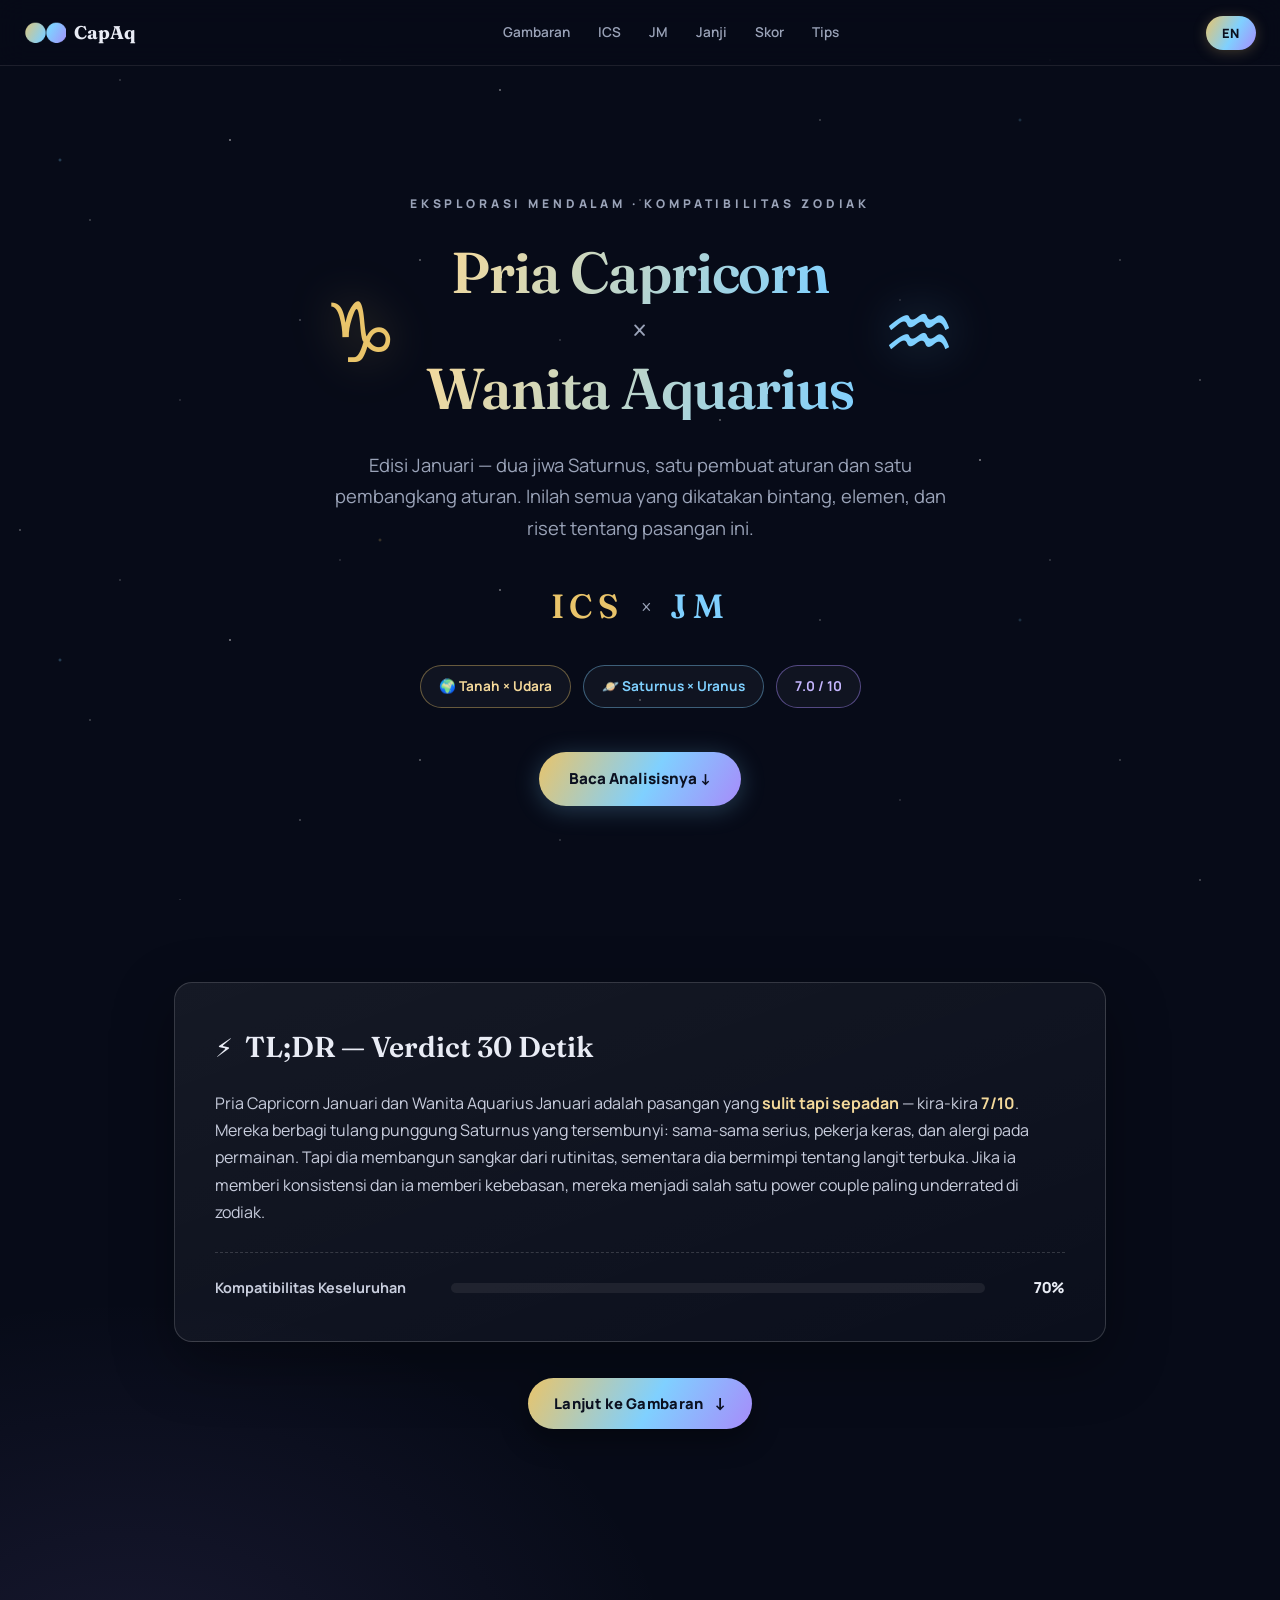
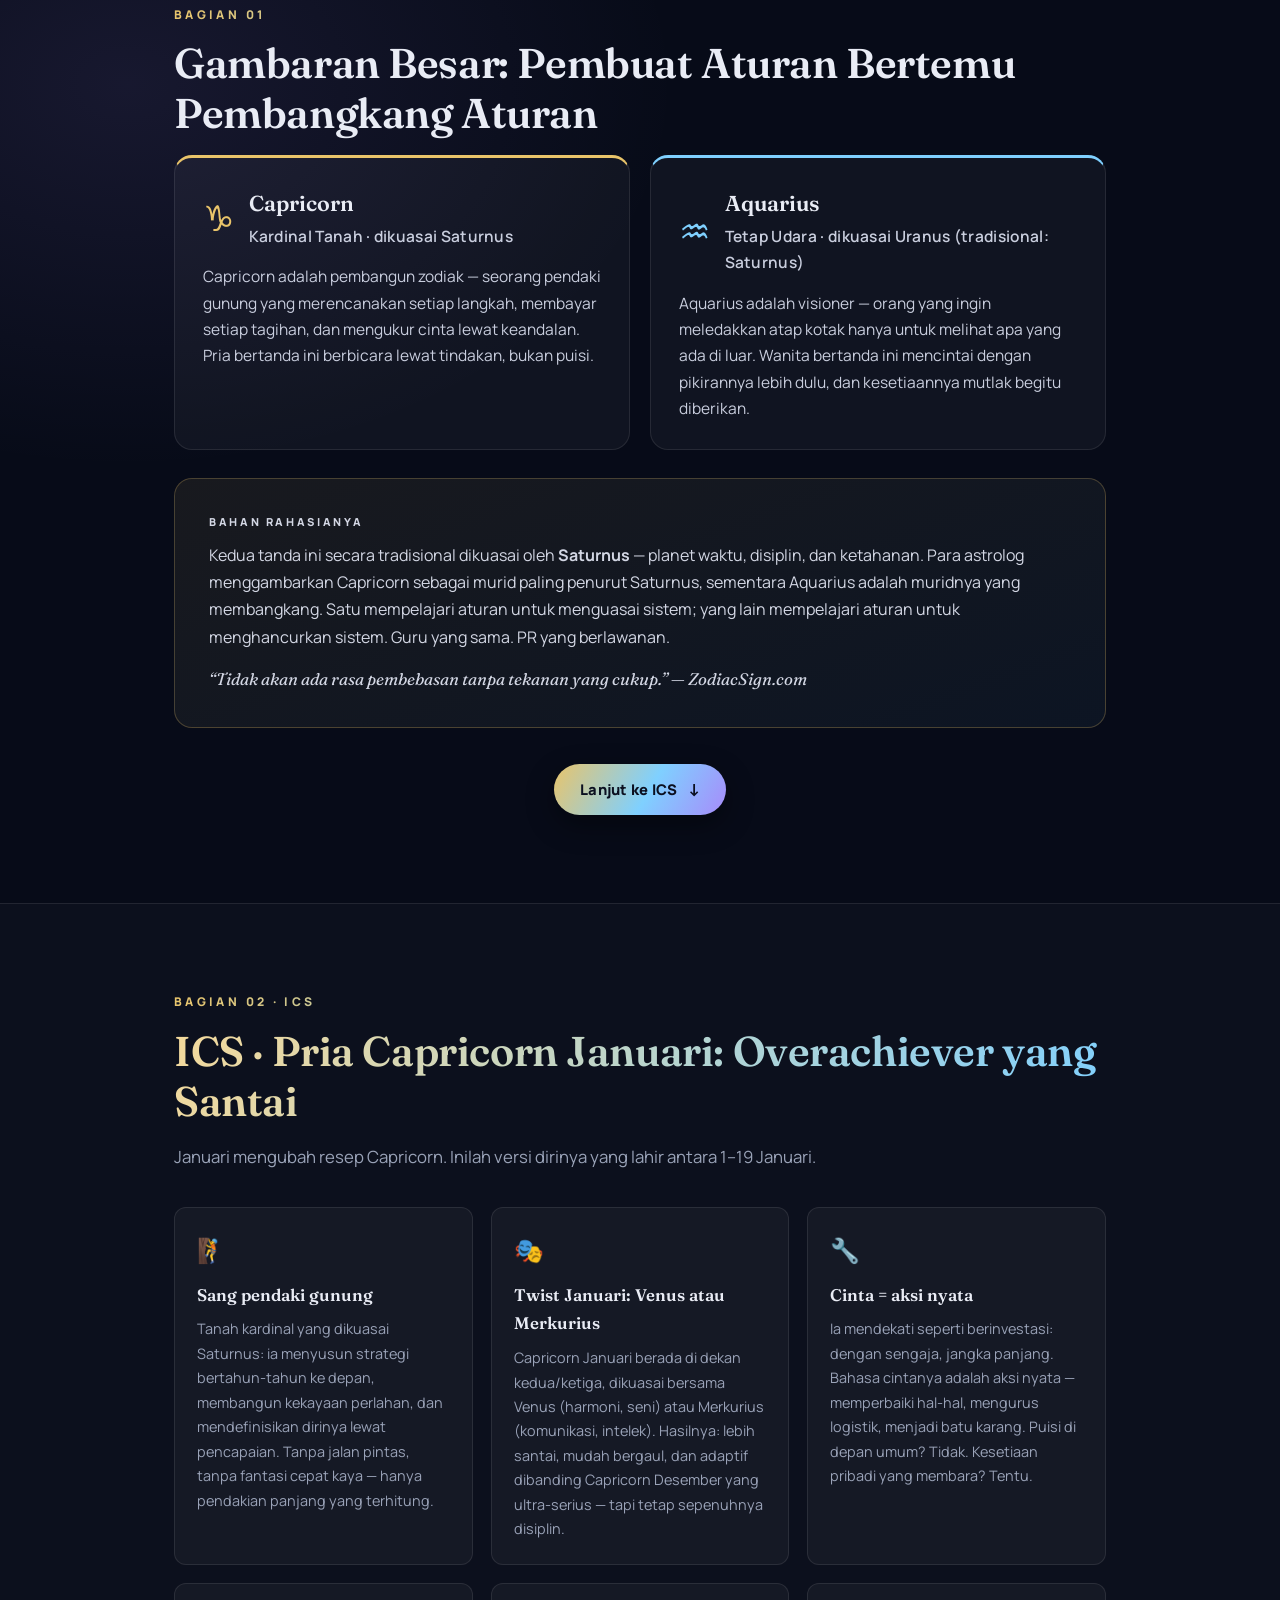
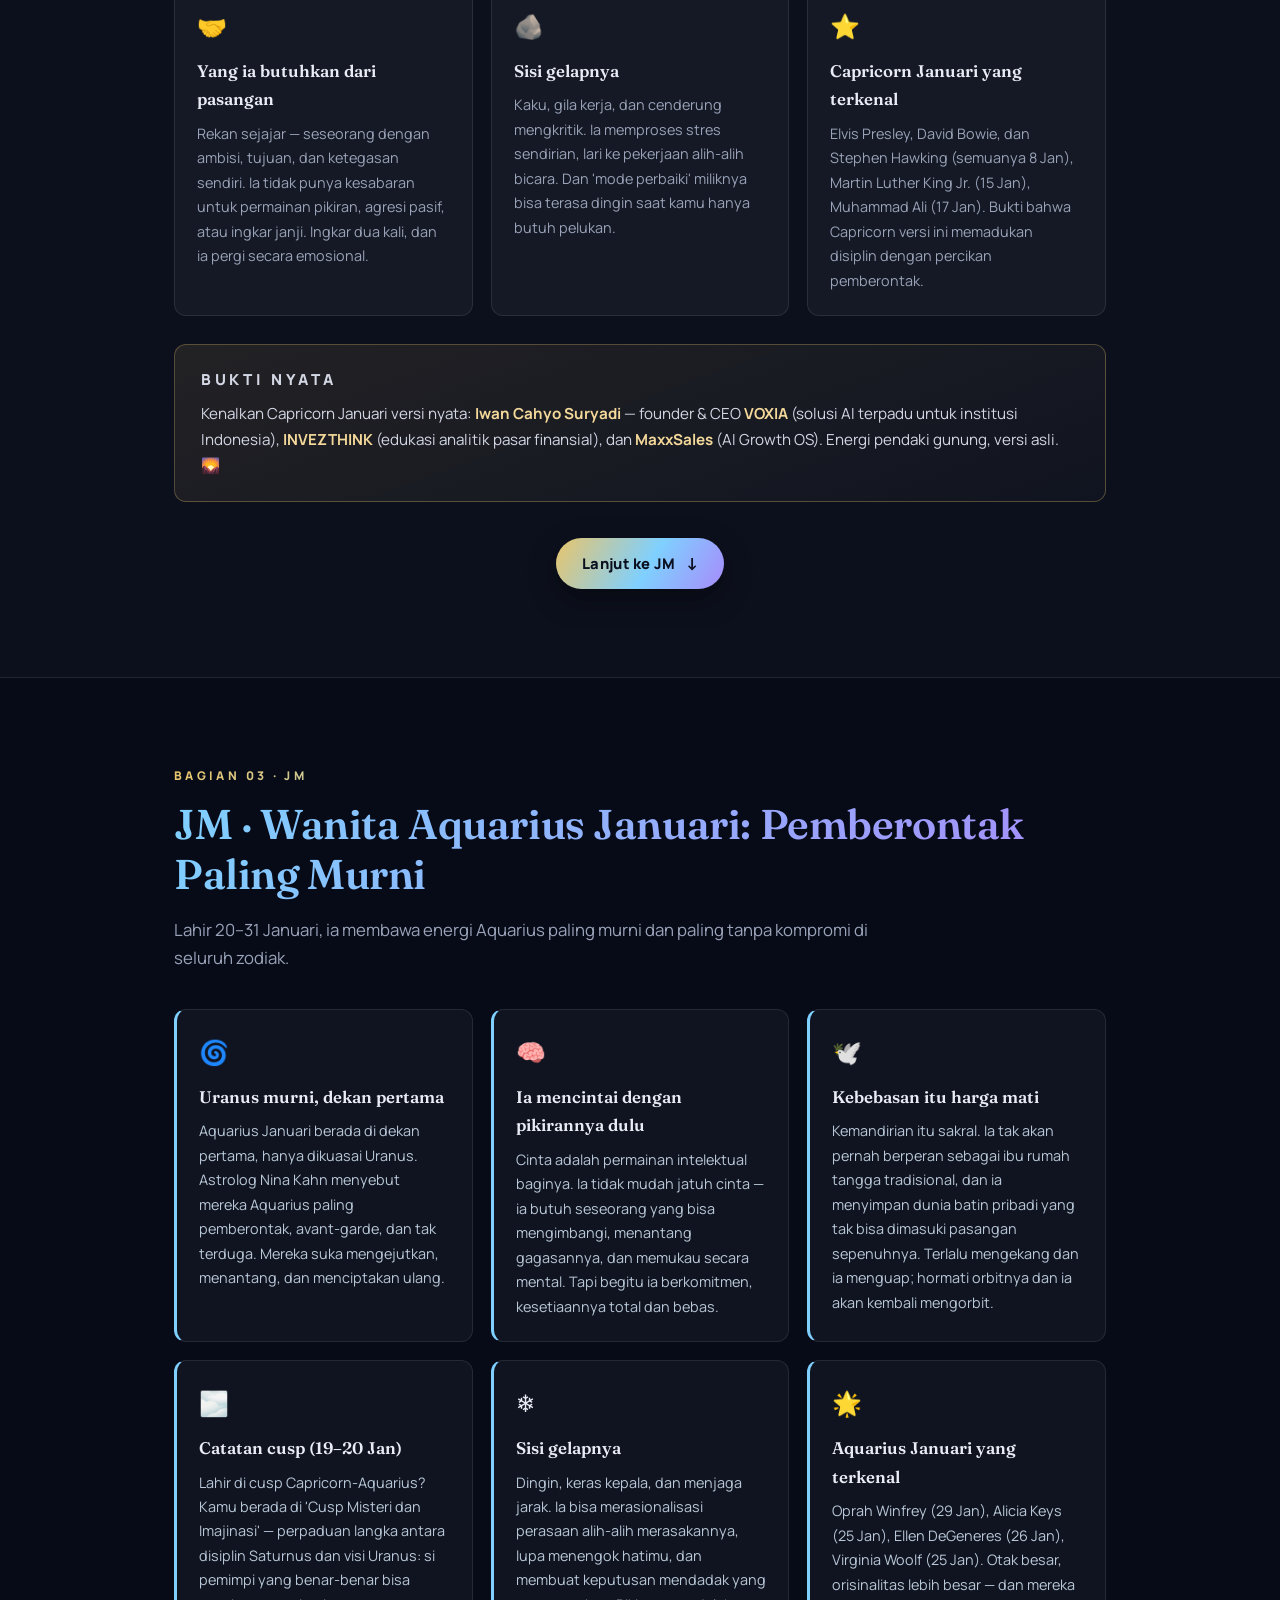
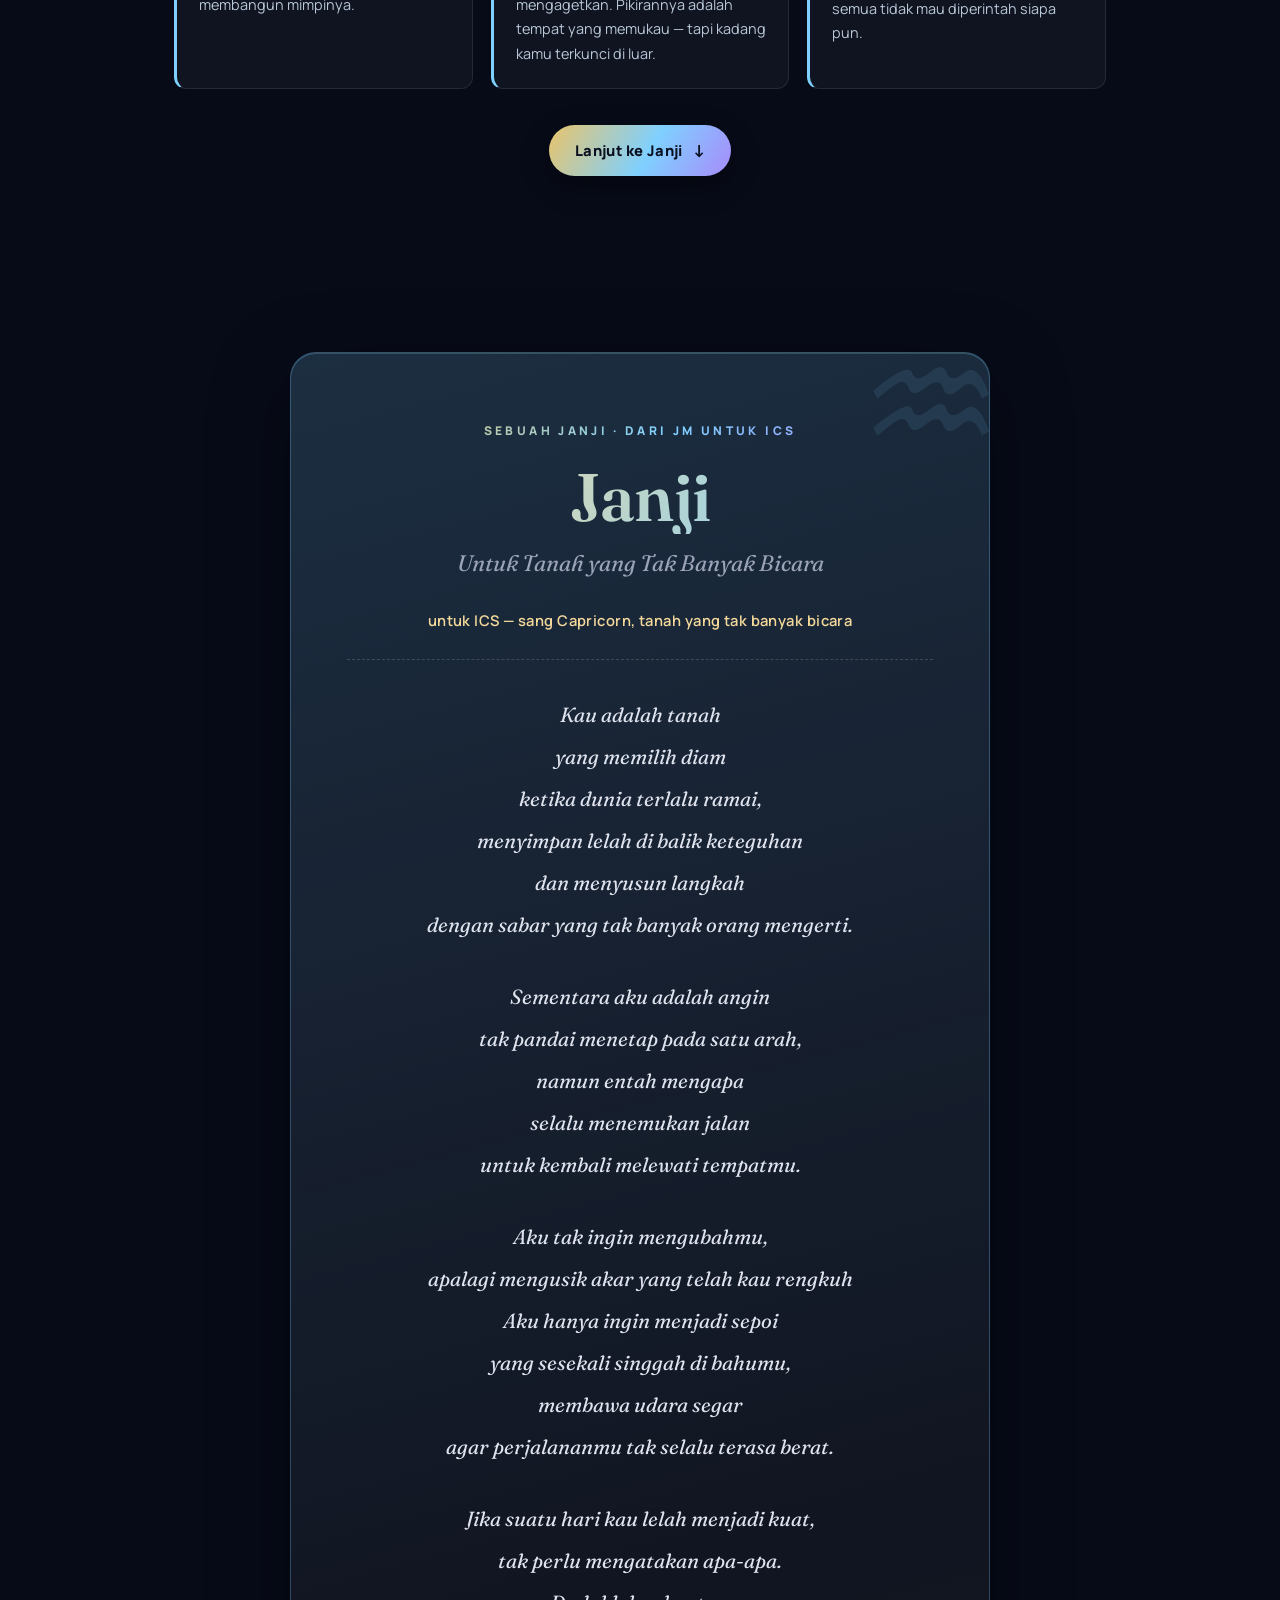
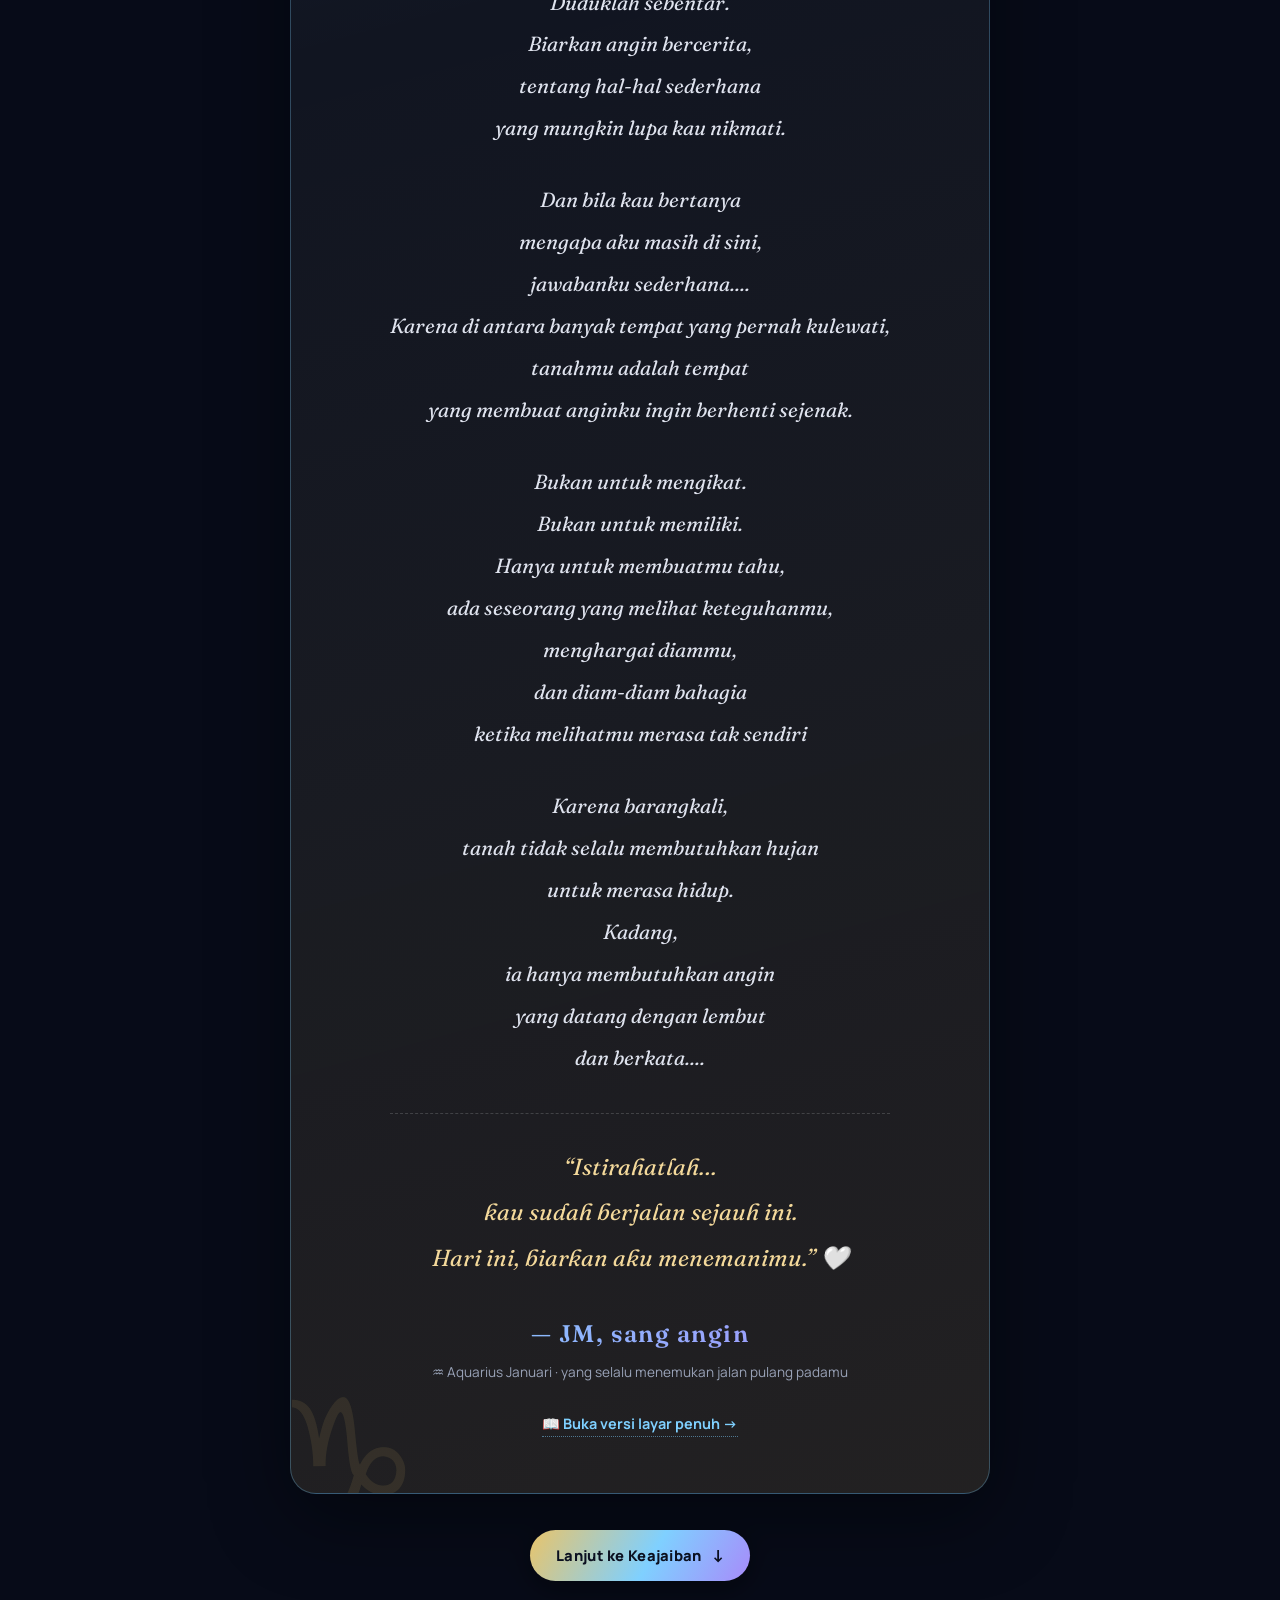
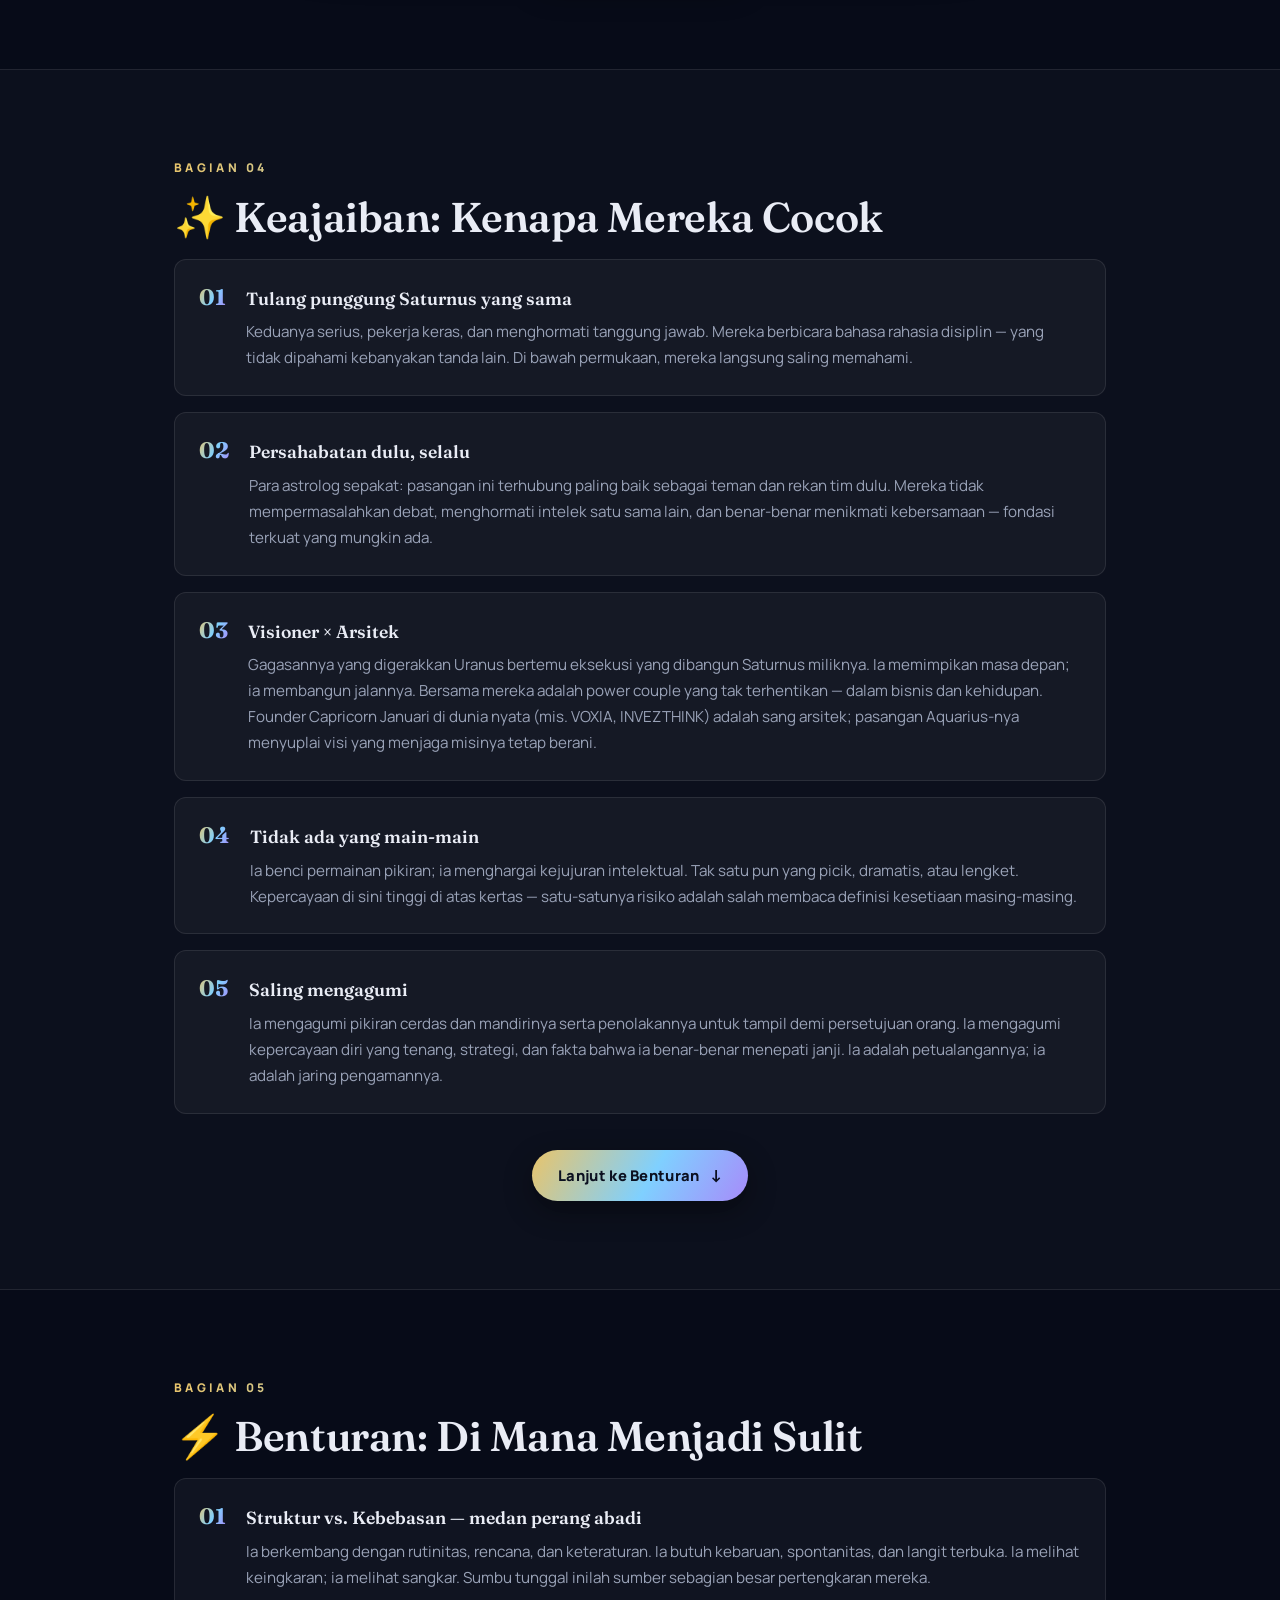
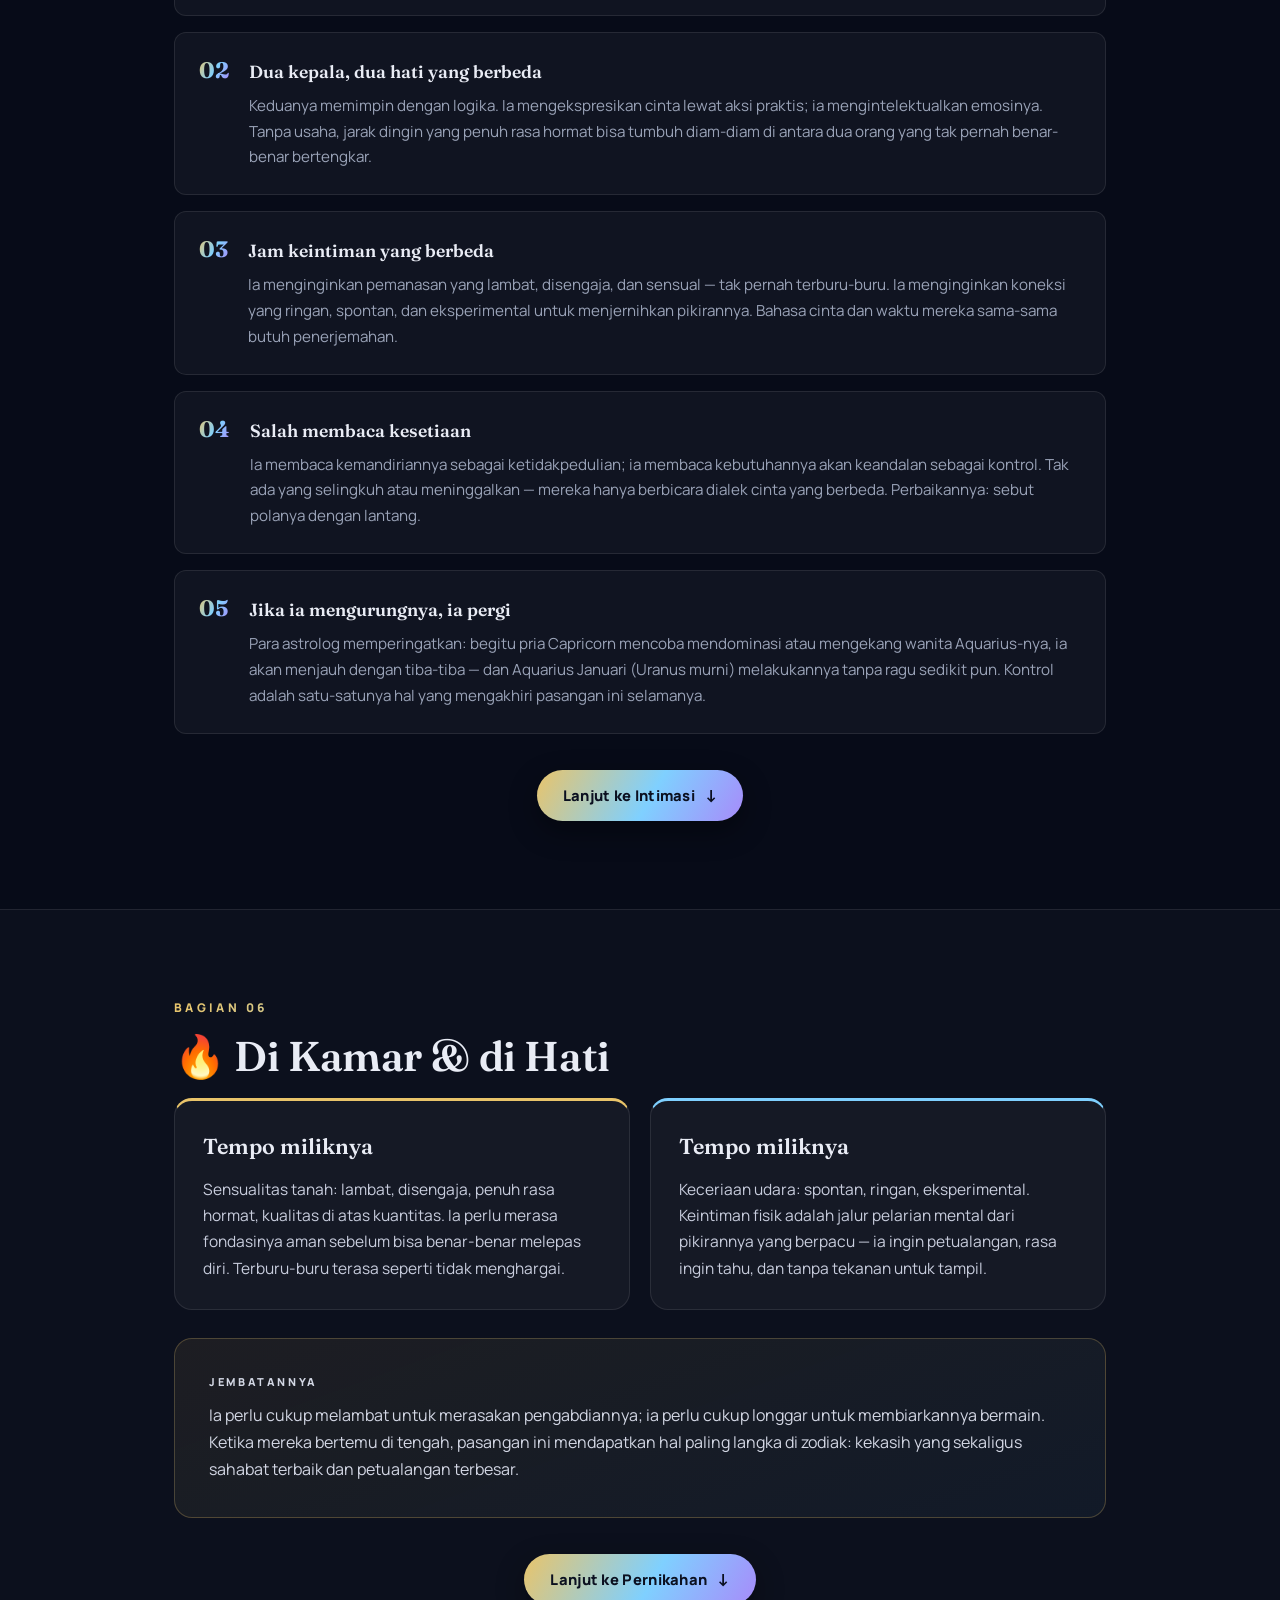
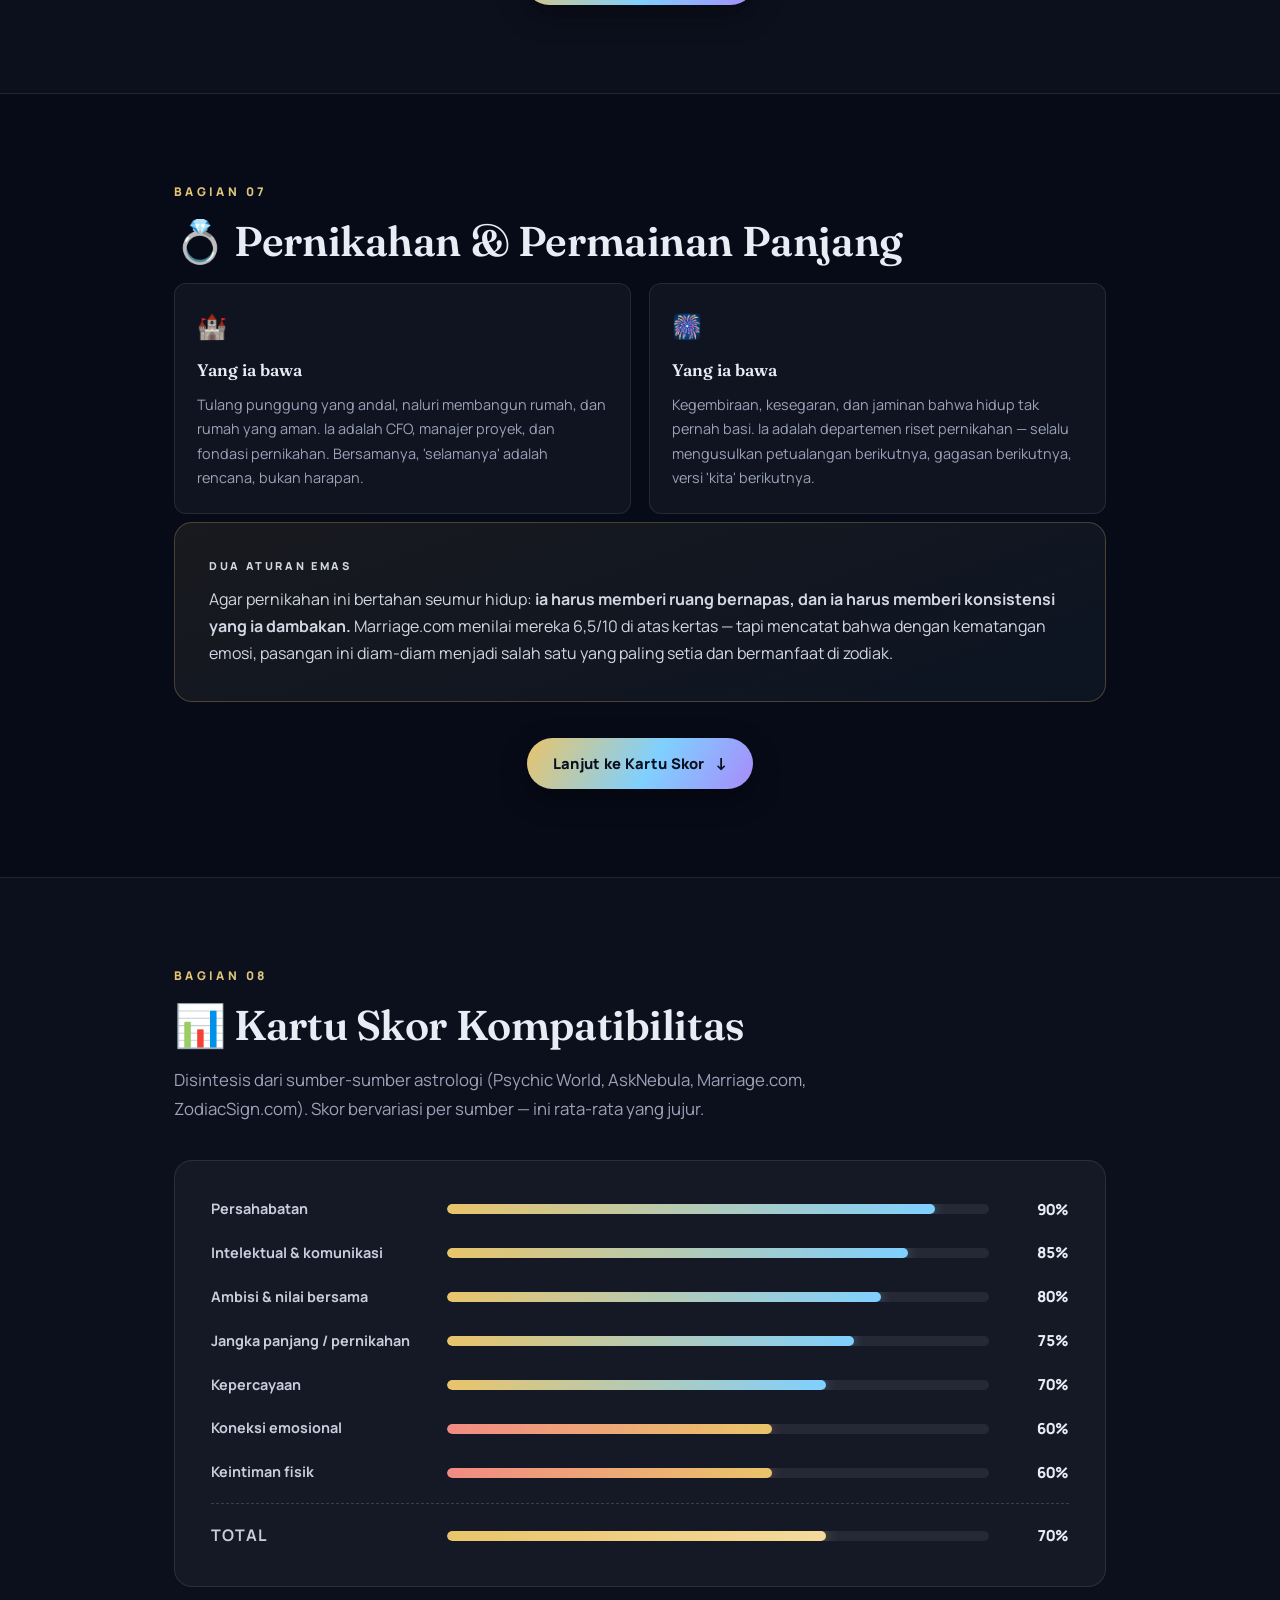
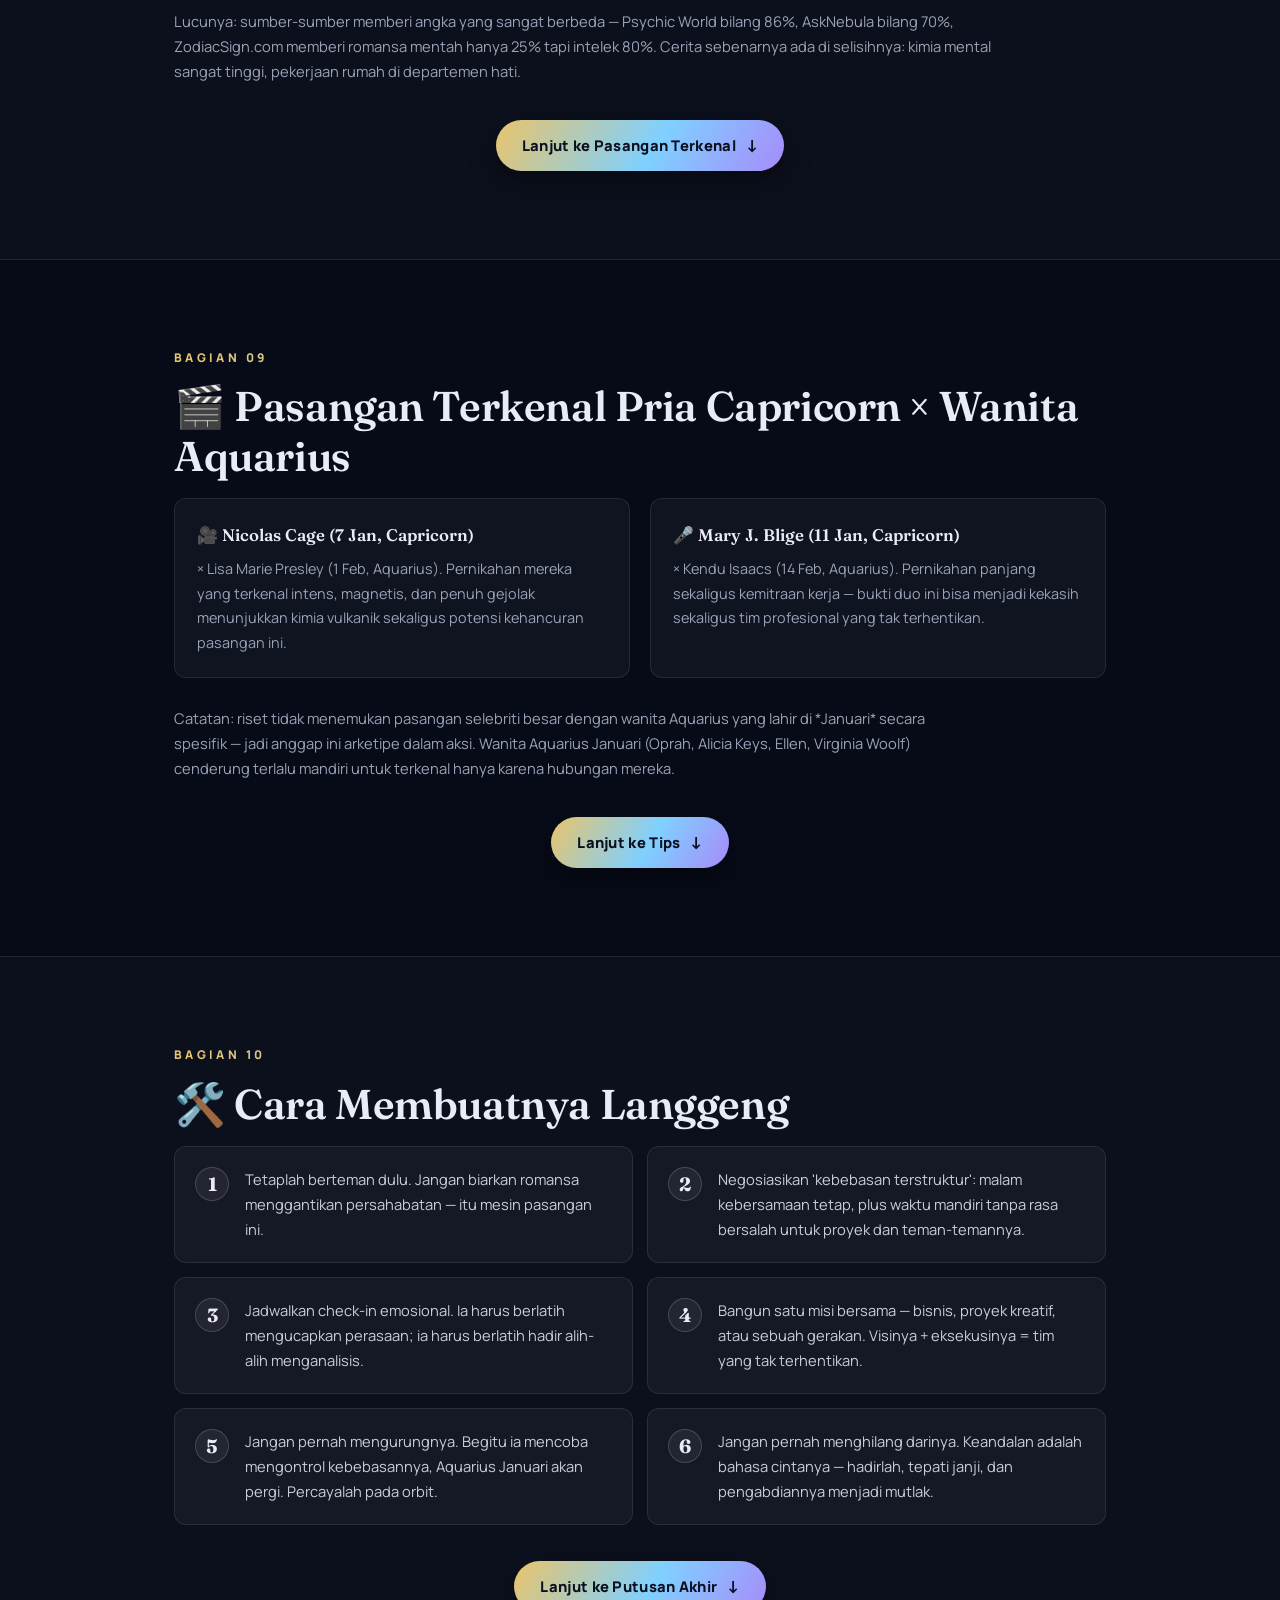
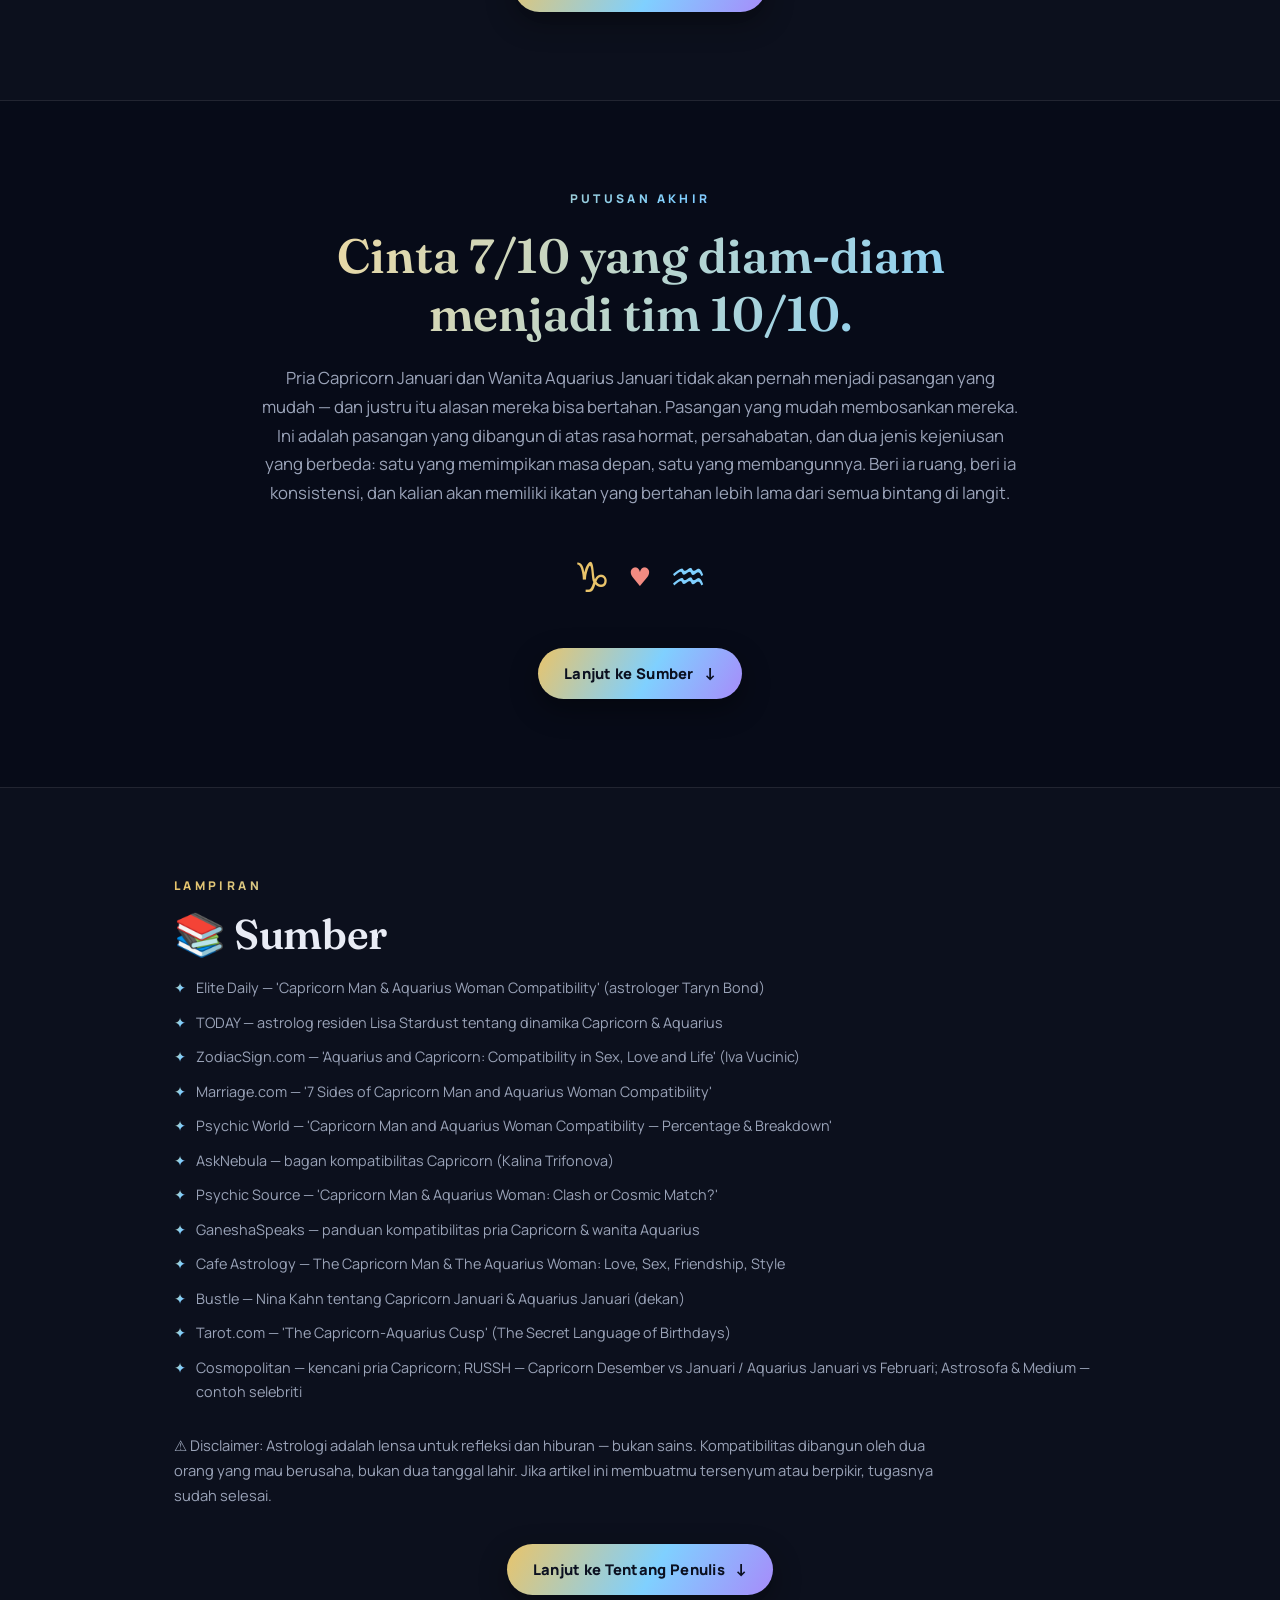
<file: index.html>
<!DOCTYPE html>
<html lang="id">
<head>
  <meta charset="UTF-8" />
  <meta name="viewport" content="width=device-width, initial-scale=1.0" />
  <title>CapAq — Pria Capricorn × Wanita Aquarius | Compatibility Deep Dive</title>
  <meta name="description" content="Deep research on the compatibility between a January Capricorn man and a January Aquarius woman. Strengths, clashes, intimacy, marriage & verdict — bilingual ID/EN." />
  <meta property="og:title" content="CapAq — Pria Capricorn × Wanita Aquarius | Compatibility Deep Dive" />
  <meta property="og:description" content="Riset mendalam kompatibilitas Pria Capricorn Januari × Wanita Aquarius Januari: ikatan Saturnus, benturan struktur vs kebebasan, dan cara membuatnya langgeng. 7.0/10." />
  <meta property="og:type" content="website" />
  <meta property="og:url" content="https://ataraxianusa.github.io/capaq/" />
  <meta property="og:image" content="https://ataraxianusa.github.io/capaq/og-image.png" />
  <meta property="og:image:width" content="1200" />
  <meta property="og:image:height" content="630" />
  <meta property="og:image:alt" content="Pria Capricorn × Wanita Aquarius — skor kompatibilitas 7.0/10" />
  <meta name="twitter:card" content="summary_large_image" />
  <meta name="twitter:title" content="CapAq — Pria Capricorn × Wanita Aquarius | Compatibility Deep Dive" />
  <meta name="twitter:description" content="Riset mendalam kompatibilitas Pria Capricorn Januari × Wanita Aquarius Januari: ikatan Saturnus, benturan struktur vs kebebasan, dan cara membuatnya langgeng." />
  <meta name="twitter:image" content="https://ataraxianusa.github.io/capaq/og-image.png" />
  <link rel="icon" href="data:image/svg+xml,<svg xmlns='http://www.w3.org/2000/svg' viewBox='0 0 100 100'><text y='.9em' font-size='90'>♑♒</text></svg>" />
  <link rel="apple-touch-icon" sizes="180x180" href="apple-touch-icon.png" />
  <link rel="manifest" href="site.webmanifest" />
  <meta name="theme-color" content="#0c1126" />
  <link rel="preconnect" href="https://fonts.googleapis.com" />
  <link rel="preconnect" href="https://fonts.gstatic.com" crossorigin />
  <link href="https://fonts.googleapis.com/css2?family=Fraunces:ital,opsz,wght@0,9..144,400;0,9..144,500;0,9..144,600;0,9..144,700;1,9..144,400&family=Manrope:wght@400;500;600;700;800&display=swap" rel="stylesheet" />
  <link rel="stylesheet" href="styles.css" />
</head>
<body>
  <div class="stars" aria-hidden="true"></div>
  <div class="stars stars--layer2" aria-hidden="true"></div>

  <!-- ═══════════ NAV ═══════════ -->
  <header class="nav">
    <a href="#hero" class="nav__brand"><span class="nav__glyph">♑♒</span> CapAq</a>
    <nav class="nav__links" aria-label="Sections">
      <a href="#gambaran" data-en="Overview" data-id="Gambaran">Gambaran</a>
      <a href="#dia" data-en="ICS" data-id="ICS">ICS</a>
      <a href="#her" data-en="JM" data-id="JM">JM</a>
      <a href="#janji" data-en="Promise" data-id="Janji">Janji</a>
      <a href="#scorecard" data-en="Score" data-id="Skor">Skor</a>
      <a href="#tips" data-en="Tips" data-id="Tips">Tips</a>
    </nav>
    <button class="lang-toggle" id="langToggle" aria-label="Switch language">EN</button>
  </header>

  <main>
    <!-- ═══════════ HERO ═══════════ -->
    <section class="hero" id="hero">
      <p class="hero__eyebrow" data-en="ASTRO COMPATIBILITY · DEEP RESEARCH" data-id="EKSPLORASI MENDALAM · KOMPATIBILITAS ZODIAK">EKSPLORASI MENDALAM · KOMPATIBILITAS ZODIAK</p>
      <h1 class="hero__title">
        <span class="hero__sign hero__sign--cap">♑</span>
        <span class="hero__names">
          <span class="hero__name" data-en="Capricorn Man" data-id="Pria Capricorn">Pria Capricorn</span>
          <span class="hero__x">×</span>
          <span class="hero__name" data-en="Aquarius Woman" data-id="Wanita Aquarius">Wanita Aquarius</span>
        </span>
        <span class="hero__sign hero__sign--aq">♒</span>
      </h1>
      <p class="hero__sub" data-en="The January Edition — two Saturn souls, one rule-maker and one rule-breaker. Here's everything the stars, the elements, and the research say about this pairing." data-id="Edisi Januari — dua jiwa Saturnus, satu pembuat aturan dan satu pembangkang aturan. Inilah semua yang dikatakan bintang, elemen, dan riset tentang pasangan ini.">Edisi Januari — dua jiwa Saturnus, satu pembuat aturan dan satu pembangkang aturan. Inilah semua yang dikatakan bintang, elemen, dan riset tentang pasangan ini.</p>
      <div class="hero__monogram" aria-label="ICS × JM">
        <a class="hero__monogram--cap hero__monogram--link" href="https://ics.qzz.io/" target="_blank" rel="noopener">ICS</a>
        <span class="hero__monogram--x">×</span>
        <span class="hero__monogram--aq">JM</span>
      </div>
      <div class="hero__chips">
        <span class="chip chip--earth" data-en="🌍 Earth × Air" data-id="🌍 Tanah × Udara">🌍 Tanah × Udara</span>
        <span class="chip chip--saturn" data-en="🪐 Saturn × Uranus" data-id="🪐 Saturnus × Uranus">🪐 Saturnus × Uranus</span>
        <span class="chip chip--score">7.0 / 10</span>
      </div>
      <a class="hero__cta" href="#ringkasan" data-en="Baca Analisisnya ↓" data-id="Baca Analisisnya ↓">Baca Analisisnya ↓</a>
    </section>

    <!-- ═══════════ TL;DR ═══════════ -->
    <section class="section" id="ringkasan">
      <div class="container">
        <div class="tldr">
          <div class="tldr__head">
            <span class="tldr__icon">⚡</span>
            <h2 data-en="TL;DR — The 30-Second Verdict" data-id="TL;DR — Verdict 30 Detik">TL;DR — Verdict 30 Detik</h2>
          </div>
          <p data-en="A January Capricorn man and a January Aquarius woman are a <strong>tough but rewarding</strong> match — roughly <strong>7/10</strong>. They share a secret Saturnian backbone: both are serious, hardworking, and allergic to games. But he builds cages out of routine while she dreams of open skies. If she gives him consistency and he gives her freedom, they become one of the most underrated power couples in the zodiac." data-id="Pria Capricorn Januari dan Wanita Aquarius Januari adalah pasangan yang <strong>sulit tapi sepadan</strong> — kira-kira <strong>7/10</strong>. Mereka berbagi tulang punggung Saturnus yang tersembunyi: sama-sama serius, pekerja keras, dan alergi pada permainan. Tapi dia membangun sangkar dari rutinitas, sementara dia bermimpi tentang langit terbuka. Jika ia memberi konsistensi dan ia memberi kebebasan, mereka menjadi salah satu power couple paling underrated di zodiak.">Pria Capricorn Januari dan Wanita Aquarius Januari adalah pasangan yang <strong>sulit tapi sepadan</strong> — kira-kira <strong>7/10</strong>. Mereka berbagi tulang punggung Saturnus yang tersembunyi: sama-sama serius, pekerja keras, dan alergi pada permainan. Tapi dia membangun sangkar dari rutinitas, sementara dia bermimpi tentang langit terbuka. Jika ia memberi konsistensi dan ia memberi kebebasan, mereka menjadi salah satu power couple paling underrated di zodiak.</p>
          <div class="tldr__meter">
            <div class="meter-row">
              <span class="meter-row__label" data-en="Overall Compatibility" data-id="Kompatibilitas Keseluruhan">Kompatibilitas Keseluruhan</span>
              <div class="meter-row__track"><span class="meter-row__fill" data-value="70"></span></div>
              <span class="meter-row__pct" data-count="70">70%</span>
            </div>
          </div>
        </div>
        <div class="section-nav reveal">
          <a class="letter-nav" href="#gambaran" data-en="Continue to Overview <span class='letter-nav__arrow'>↓</span>" data-id="Lanjut ke Gambaran <span class='letter-nav__arrow'>↓</span>">Lanjut ke Gambaran <span class="letter-nav__arrow">↓</span></a>
        </div>
      </div>
    </section>

    <!-- ═══════════ BIG PICTURE ═══════════ -->
    <section class="section" id="gambaran">
      <div class="container">
        <p class="section__kicker" data-en="PART 01" data-id="BAGIAN 01">BAGIAN 01</p>
        <h2 class="section__title" data-en="The Big Picture: The Rule-Maker Meets the Rule-Breaker" data-id="Gambaran Besar: Pembuat Aturan Bertemu Pembangkang Aturan">Gambaran Besar: Pembuat Aturan Bertemu Pembangkang Aturan</h2>

        <div class="two-col">
          <div class="card card--cap">
            <div class="card__head">
              <span class="card__glyph">♑</span>
              <div>
                <h3 data-en="Capricorn" data-id="Capricorn">Capricorn</h3>
                <p class="card__meta" data-en="Cardinal Earth · ruled by Saturn" data-id="Kardinal Tanah · dikuasai Saturnus">Kardinal Tanah · dikuasai Saturnus</p>
              </div>
            </div>
            <p data-en="Capricorn is the builder of the zodiac — a mountain climber who plans every step, pays every bill, and measures love in reliability. The man of this sign speaks through actions, not poetry." data-id="Capricorn adalah pembangun zodiak — seorang pendaki gunung yang merencanakan setiap langkah, membayar setiap tagihan, dan mengukur cinta lewat keandalan. Pria bertanda ini berbicara lewat tindakan, bukan puisi.">Capricorn adalah pembangun zodiak — seorang pendaki gunung yang merencanakan setiap langkah, membayar setiap tagihan, dan mengukur cinta lewat keandalan. Pria bertanda ini berbicara lewat tindakan, bukan puisi.</p>
          </div>
          <div class="card card--aq">
            <div class="card__head">
              <span class="card__glyph">♒</span>
              <div>
                <h3 data-en="Aquarius" data-id="Aquarius">Aquarius</h3>
                <p class="card__meta" data-en="Fixed Air · ruled by Uranus (traditionally Saturn)" data-id="Tetap Udara · dikuasai Uranus (tradisional: Saturnus)">Tetap Udara · dikuasai Uranus (tradisional: Saturnus)</p>
              </div>
            </div>
            <p data-en="Aquarius is the visionary — the one who wants to blow the roof off the box just to see what's outside. The woman of this sign loves with her mind first, and her loyalty is absolute once given." data-id="Aquarius adalah visioner — orang yang ingin meledakkan atap kotak hanya untuk melihat apa yang ada di luar. Wanita bertanda ini mencintai dengan pikirannya lebih dulu, dan kesetiaannya mutlak begitu diberikan.">Aquarius adalah visioner — orang yang ingin meledakkan atap kotak hanya untuk melihat apa yang ada di luar. Wanita bertanda ini mencintai dengan pikirannya lebih dulu, dan kesetiaannya mutlak begitu diberikan.</p>
          </div>
        </div>

        <div class="insight">
          <p class="insight__label" data-en="The secret ingredient" data-id="Bahan rahasianya">Bahan rahasianya</p>
          <p data-en="Both signs are traditionally ruled by <strong>Saturn</strong> — the planet of time, discipline, and endurance. Astrologers describe Capricorn as Saturn's most obedient student and Aquarius as its rebellious one. One studies the rules to master the system; the other studies the rules to break the system. Same teacher. Opposite homework." data-id="Kedua tanda ini secara tradisional dikuasai oleh <strong>Saturnus</strong> — planet waktu, disiplin, dan ketahanan. Para astrolog menggambarkan Capricorn sebagai murid paling penurut Saturnus, sementara Aquarius adalah muridnya yang membangkang. Satu mempelajari aturan untuk menguasai sistem; yang lain mempelajari aturan untuk menghancurkan sistem. Guru yang sama. PR yang berlawanan.">Kedua tanda ini secara tradisional dikuasai oleh <strong>Saturnus</strong> — planet waktu, disiplin, dan ketahanan. Para astrolog menggambarkan Capricorn sebagai murid paling penurut Saturnus, sementara Aquarius adalah muridnya yang membangkang. Satu mempelajari aturan untuk menguasai sistem; yang lain mempelajari aturan untuk menghancurkan sistem. Guru yang sama. PR yang berlawanan.</p>
          <p class="insight__quote" data-en="“There would be no sense of liberation without enough pressure.” — ZodiacSign.com" data-id="“Tidak akan ada rasa pembebasan tanpa tekanan yang cukup.” — ZodiacSign.com">“Tidak akan ada rasa pembebasan tanpa tekanan yang cukup.” — ZodiacSign.com</p>
        </div>
        <div class="section-nav reveal">
          <a class="letter-nav" href="#dia" data-en="Continue to ICS <span class='letter-nav__arrow'>↓</span>" data-id="Lanjut ke ICS <span class='letter-nav__arrow'>↓</span>">Lanjut ke ICS <span class="letter-nav__arrow">↓</span></a>
        </div>
      </div>
    </section>

    <!-- ═══════════ HIM ═══════════ -->
    <section class="section section--tinted" id="dia">
      <div class="container">
        <p class="section__kicker" data-en="PART 02 · ICS" data-id="BAGIAN 02 · ICS">BAGIAN 02 · ICS</p>
        <h2 class="section__title section__title--cap" data-en="ICS · The January Capricorn Man: The Laid-Back Overachiever" data-id="ICS · Pria Capricorn Januari: Overachiever yang Santai">ICS · Pria Capricorn Januari: Overachiever yang Santai</h2>
        <p class="section__lead" data-en="January changes the Capricorn recipe. Here's the version of him born between January 1–19." data-id="Januari mengubah resep Capricorn. Inilah versi dirinya yang lahir antara 1–19 Januari.">Januari mengubah resep Capricorn. Inilah versi dirinya yang lahir antara 1–19 Januari.</p>

        <div class="grid grid--3">
          <div class="mini-card">
            <span class="mini-card__icon">🧗</span>
            <h4 data-en="The mountain climber" data-id="Sang pendaki gunung">Sang pendaki gunung</h4>
            <p data-en="Cardinal earth and Saturn-ruled: he strategizes years ahead, builds wealth slowly, and defines himself by what he accomplishes. No shortcuts, no get-rich-quick fantasies — just a long, calculated climb." data-id="Tanah kardinal yang dikuasai Saturnus: ia menyusun strategi bertahun-tahun ke depan, membangun kekayaan perlahan, dan mendefinisikan dirinya lewat pencapaian. Tanpa jalan pintas, tanpa fantasi cepat kaya — hanya pendakian panjang yang terhitung.">Tanah kardinal yang dikuasai Saturnus: ia menyusun strategi bertahun-tahun ke depan, membangun kekayaan perlahan, dan mendefinisikan dirinya lewat pencapaian. Tanpa jalan pintas, tanpa fantasi cepat kaya — hanya pendakian panjang yang terhitung.</p>
          </div>
          <div class="mini-card">
            <span class="mini-card__icon">🎭</span>
            <h4 data-en="January's twist: Venus or Mercury" data-id="Twist Januari: Venus atau Merkurius">Twist Januari: Venus atau Merkurius</h4>
            <p data-en="January Capricorns are second/third decan, co-ruled by Venus (harmony, art) or Mercury (communication, intellect). The result: more laid-back, social, and adaptable than the ultra-serious December Capricorn — but still fully disciplined." data-id="Capricorn Januari berada di dekan kedua/ketiga, dikuasai bersama Venus (harmoni, seni) atau Merkurius (komunikasi, intelek). Hasilnya: lebih santai, mudah bergaul, dan adaptif dibanding Capricorn Desember yang ultra-serius — tapi tetap sepenuhnya disiplin.">Capricorn Januari berada di dekan kedua/ketiga, dikuasai bersama Venus (harmoni, seni) atau Merkurius (komunikasi, intelek). Hasilnya: lebih santai, mudah bergaul, dan adaptif dibanding Capricorn Desember yang ultra-serius — tapi tetap sepenuhnya disiplin.</p>
          </div>
          <div class="mini-card">
            <span class="mini-card__icon">🔧</span>
            <h4 data-en="Love = acts of service" data-id="Cinta = aksi nyata">Cinta = aksi nyata</h4>
            <p data-en="He courts like he invests: deliberately, long-term. His love language is acts of service — fixing things, handling logistics, being the rock. Public poetry? No. Private, fierce loyalty? Absolutely." data-id="Ia mendekati seperti berinvestasi: dengan sengaja, jangka panjang. Bahasa cintanya adalah aksi nyata — memperbaiki hal-hal, mengurus logistik, menjadi batu karang. Puisi di depan umum? Tidak. Kesetiaan pribadi yang membara? Tentu.">Ia mendekati seperti berinvestasi: dengan sengaja, jangka panjang. Bahasa cintanya adalah aksi nyata — memperbaiki hal-hal, mengurus logistik, menjadi batu karang. Puisi di depan umum? Tidak. Kesetiaan pribadi yang membara? Tentu.</p>
          </div>
          <div class="mini-card">
            <span class="mini-card__icon">🤝</span>
            <h4 data-en="What he needs in a partner" data-id="Yang ia butuhkan dari pasangan">Yang ia butuhkan dari pasangan</h4>
            <p data-en="An equal — someone with their own drive, goals, and spine. He has zero patience for mind games, passive aggression, or flakiness. Break a promise twice, and he's emotionally gone." data-id="Rekan sejajar — seseorang dengan ambisi, tujuan, dan ketegasan sendiri. Ia tidak punya kesabaran untuk permainan pikiran, agresi pasif, atau ingkar janji. Ingkar dua kali, dan ia pergi secara emosional.">Rekan sejajar — seseorang dengan ambisi, tujuan, dan ketegasan sendiri. Ia tidak punya kesabaran untuk permainan pikiran, agresi pasif, atau ingkar janji. Ingkar dua kali, dan ia pergi secara emosional.</p>
          </div>
          <div class="mini-card">
            <span class="mini-card__icon">🪨</span>
            <h4 data-en="His shadow side" data-id="Sisi gelapnya">Sisi gelapnya</h4>
            <p data-en="Rigidity, workaholism, and a tendency to critique. He processes stress alone, retreating into work instead of talking. And his 'fix-it mode' can feel cold when you just needed a hug." data-id="Kaku, gila kerja, dan cenderung mengkritik. Ia memproses stres sendirian, lari ke pekerjaan alih-alih bicara. Dan 'mode perbaiki' miliknya bisa terasa dingin saat kamu hanya butuh pelukan.">Kaku, gila kerja, dan cenderung mengkritik. Ia memproses stres sendirian, lari ke pekerjaan alih-alih bicara. Dan 'mode perbaiki' miliknya bisa terasa dingin saat kamu hanya butuh pelukan.</p>
          </div>
          <div class="mini-card">
            <span class="mini-card__icon">⭐</span>
            <h4 data-en="January Caps to know" data-id="Capricorn Januari yang terkenal">Capricorn Januari yang terkenal</h4>
            <p data-en="Elvis Presley, David Bowie & Stephen Hawking (all Jan 8), Martin Luther King Jr. (Jan 15), Muhammad Ali (Jan 17). Proof that this version of Capricorn blends discipline with a rebel spark." data-id="Elvis Presley, David Bowie, dan Stephen Hawking (semuanya 8 Jan), Martin Luther King Jr. (15 Jan), Muhammad Ali (17 Jan). Bukti bahwa Capricorn versi ini memadukan disiplin dengan percikan pemberontak.">Elvis Presley, David Bowie, dan Stephen Hawking (semuanya 8 Jan), Martin Luther King Jr. (15 Jan), Muhammad Ali (17 Jan). Bukti bahwa Capricorn versi ini memadukan disiplin dengan percikan pemberontak.</p>
          </div>
        </div>

        <div class="note-card">
          <p class="note-card__label" data-en="LIVING PROOF" data-id="BUKTI NYATA">BUKTI NYATA</p>
          <p data-en="Meet a real January Capricorn: <strong>Iwan Cahyo Suryadi</strong> — founder & CEO of <strong>VOXIA</strong> (integrated AI for Indonesian institutions), <strong>INVEZTHINK</strong> (financial market analytics education), and <strong>MaxxSales</strong> (AI Growth OS). Mountain-climber energy, in the wild. 🌄" data-id="Kenalkan Capricorn Januari versi nyata: <strong>Iwan Cahyo Suryadi</strong> — founder & CEO <strong>VOXIA</strong> (solusi AI terpadu untuk institusi Indonesia), <strong>INVEZTHINK</strong> (edukasi analitik pasar finansial), dan <strong>MaxxSales</strong> (AI Growth OS). Energi pendaki gunung, versi asli. 🌄">Kenalkan Capricorn Januari versi nyata: <strong>Iwan Cahyo Suryadi</strong> — founder & CEO <strong>VOXIA</strong> (solusi AI terpadu untuk institusi Indonesia), <strong>INVEZTHINK</strong> (edukasi analitik pasar finansial), dan <strong>MaxxSales</strong> (AI Growth OS). Energi pendaki gunung, versi asli. 🌄</p>
        </div>
        <div class="section-nav reveal">
          <a class="letter-nav" href="#her" data-en="Continue to JM <span class='letter-nav__arrow'>↓</span>" data-id="Lanjut ke JM <span class='letter-nav__arrow'>↓</span>">Lanjut ke JM <span class="letter-nav__arrow">↓</span></a>
        </div>
      </div>
    </section>

    <!-- ═══════════ HER ═══════════ -->
    <section class="section" id="her">
      <div class="container">
        <p class="section__kicker" data-en="PART 03 · JM" data-id="BAGIAN 03 · JM">BAGIAN 03 · JM</p>
        <h2 class="section__title section__title--aq" data-en="JM · The January Aquarius Woman: The Purest Rebel" data-id="JM · Wanita Aquarius Januari: Pemberontak Paling Murni">JM · Wanita Aquarius Januari: Pemberontak Paling Murni</h2>
        <p class="section__lead" data-en="Born January 20–31, she carries the purest, most uncompromising Aquarius energy in the whole zodiac." data-id="Lahir 20–31 Januari, ia membawa energi Aquarius paling murni dan paling tanpa kompromi di seluruh zodiak.">Lahir 20–31 Januari, ia membawa energi Aquarius paling murni dan paling tanpa kompromi di seluruh zodiak.</p>

        <div class="grid grid--3">
          <div class="mini-card mini-card--aq">
            <span class="mini-card__icon">🌀</span>
            <h4 data-en="Pure Uranus, first decan" data-id="Uranus murni, dekan pertama">Uranus murni, dekan pertama</h4>
            <p data-en="January Aquarians fall in the first decan, ruled only by Uranus. Astrologer Nina Kahn calls them the most rebellious, avant-garde, and unpredictable Aquarians of all. They love to shock, to challenge, to reinvent." data-id="Aquarius Januari berada di dekan pertama, hanya dikuasai Uranus. Astrolog Nina Kahn menyebut mereka Aquarius paling pemberontak, avant-garde, dan tak terduga. Mereka suka mengejutkan, menantang, dan menciptakan ulang.">Aquarius Januari berada di dekan pertama, hanya dikuasai Uranus. Astrolog Nina Kahn menyebut mereka Aquarius paling pemberontak, avant-garde, dan tak terduga. Mereka suka mengejutkan, menantang, dan menciptakan ulang.</p>
          </div>
          <div class="mini-card mini-card--aq">
            <span class="mini-card__icon">🧠</span>
            <h4 data-en="She loves with her mind first" data-id="Ia mencintai dengan pikirannya dulu">Ia mencintai dengan pikirannya dulu</h4>
            <p data-en="Love is an intellectual game to her. She doesn't fall easily — she needs someone who can keep up, challenge her ideas, and dazzle her mentally. But once she commits, her loyalty is total and free." data-id="Cinta adalah permainan intelektual baginya. Ia tidak mudah jatuh cinta — ia butuh seseorang yang bisa mengimbangi, menantang gagasannya, dan memukau secara mental. Tapi begitu ia berkomitmen, kesetiaannya total dan bebas.">Cinta adalah permainan intelektual baginya. Ia tidak mudah jatuh cinta — ia butuh seseorang yang bisa mengimbangi, menantang gagasannya, dan memukau secara mental. Tapi begitu ia berkomitmen, kesetiaannya total dan bebas.</p>
          </div>
          <div class="mini-card mini-card--aq">
            <span class="mini-card__icon">🕊️</span>
            <h4 data-en="Freedom is non-negotiable" data-id="Kebebasan itu harga mati">Kebebasan itu harga mati</h4>
            <p data-en="Independence is sacred. She'll never play the traditional housewife, and she keeps a private inner world no partner can fully enter. Cling to her and she evaporates; respect her orbit and she'll orbit back." data-id="Kemandirian itu sakral. Ia tak akan pernah berperan sebagai ibu rumah tangga tradisional, dan ia menyimpan dunia batin pribadi yang tak bisa dimasuki pasangan sepenuhnya. Terlalu mengekang dan ia menguap; hormati orbitnya dan ia akan kembali mengorbit.">Kemandirian itu sakral. Ia tak akan pernah berperan sebagai ibu rumah tangga tradisional, dan ia menyimpan dunia batin pribadi yang tak bisa dimasuki pasangan sepenuhnya. Terlalu mengekang dan ia menguap; hormati orbitnya dan ia akan kembali mengorbit.</p>
          </div>
          <div class="mini-card mini-card--aq">
            <span class="mini-card__icon">🌫️</span>
            <h4 data-en="The cusp note (Jan 19–20)" data-id="Catatan cusp (19–20 Jan)">Catatan cusp (19–20 Jan)</h4>
            <p data-en="Born on the Capricorn-Aquarius cusp? You're on the 'Cusp of Mystery and Imagination' — a rare blend of Saturnian discipline and Uranian vision: the dreamer who can actually build the dream." data-id="Lahir di cusp Capricorn-Aquarius? Kamu berada di 'Cusp Misteri dan Imajinasi' — perpaduan langka antara disiplin Saturnus dan visi Uranus: si pemimpi yang benar-benar bisa membangun mimpinya.">Lahir di cusp Capricorn-Aquarius? Kamu berada di 'Cusp Misteri dan Imajinasi' — perpaduan langka antara disiplin Saturnus dan visi Uranus: si pemimpi yang benar-benar bisa membangun mimpinya.</p>
          </div>
          <div class="mini-card mini-card--aq">
            <span class="mini-card__icon">❄️</span>
            <h4 data-en="Her shadow side" data-id="Sisi gelapnya">Sisi gelapnya</h4>
            <p data-en="Detachment, stubbornness, and aloofness. She can rationalize feelings instead of feeling them, forget to check in on your heart, and make sudden jarring decisions. Her mind is a fascinating place — but sometimes you're locked outside." data-id="Dingin, keras kepala, dan menjaga jarak. Ia bisa merasionalisasi perasaan alih-alih merasakannya, lupa menengok hatimu, dan membuat keputusan mendadak yang mengagetkan. Pikirannya adalah tempat yang memukau — tapi kadang kamu terkunci di luar.">Dingin, keras kepala, dan menjaga jarak. Ia bisa merasionalisasi perasaan alih-alih merasakannya, lupa menengok hatimu, dan membuat keputusan mendadak yang mengagetkan. Pikirannya adalah tempat yang memukau — tapi kadang kamu terkunci di luar.</p>
          </div>
          <div class="mini-card mini-card--aq">
            <span class="mini-card__icon">🌟</span>
            <h4 data-en="January Aquarians to know" data-id="Aquarius Januari yang terkenal">Aquarius Januari yang terkenal</h4>
            <p data-en="Oprah Winfrey (Jan 29), Alicia Keys (Jan 25), Ellen DeGeneres (Jan 26), Virginia Woolf (Jan 25). Big brains, bigger originality — and they all answer to no one." data-id="Oprah Winfrey (29 Jan), Alicia Keys (25 Jan), Ellen DeGeneres (26 Jan), Virginia Woolf (25 Jan). Otak besar, orisinalitas lebih besar — dan mereka semua tidak mau diperintah siapa pun.">Oprah Winfrey (29 Jan), Alicia Keys (25 Jan), Ellen DeGeneres (26 Jan), Virginia Woolf (25 Jan). Otak besar, orisinalitas lebih besar — dan mereka semua tidak mau diperintah siapa pun.</p>
          </div>
        </div>
        <div class="section-nav reveal">
          <a class="letter-nav" href="#janji" data-en="Continue to The Promise <span class='letter-nav__arrow'>↓</span>" data-id="Lanjut ke Janji <span class='letter-nav__arrow'>↓</span>">Lanjut ke Janji <span class="letter-nav__arrow">↓</span></a>
        </div>
      </div>
    </section>

    <!-- ═══════════ POEM · JANJI (JM → ICS) ═══════════ -->
    <section class="section" id="janji">
      <div class="container">
        <div class="poem__card reveal">
          <div class="poem__wind" aria-hidden="true">
            <i style="--top:16%;--w:90px;--d:9s;--delay:0s;--o:.5"></i>
            <i style="--top:30%;--w:60px;--d:7s;--delay:2.2s;--o:.4"></i>
            <i style="--top:44%;--w:120px;--d:11s;--delay:4s;--o:.48"></i>
            <i style="--top:58%;--w:70px;--d:8s;--delay:1.2s;--o:.45"></i>
            <i style="--top:70%;--w:100px;--d:10s;--delay:5.4s;--o:.55"></i>
            <i style="--top:82%;--w:55px;--d:7.5s;--delay:3.1s;--o:.38"></i>
            <i style="--top:24%;--w:45px;--d:6.5s;--delay:6s;--o:.42"></i>
            <i style="--top:64%;--w:80px;--d:9.5s;--delay:7.2s;--o:.5"></i>
            <i style="--top:38%;--w:110px;--d:12s;--delay:8s;--o:.4"></i>
            <i style="--top:50%;--w:65px;--d:8.5s;--delay:9s;--o:.45"></i>
          </div>
          <p class="section__kicker poem__kicker" data-en="A PROMISE · FROM JM TO ICS" data-id="SEBUAH JANJI · DARI JM UNTUK ICS">SEBUAH JANJI · DARI JM UNTUK ICS</p>
          <h2 class="poem__title" data-en="A Promise" data-id="Janji">Janji</h2>
          <p class="poem__subtitle" data-en="For the Land That Doesn't Speak Much" data-id="Untuk Tanah yang Tak Banyak Bicara">Untuk Tanah yang Tak Banyak Bicara</p>
          <p class="poem__dedication" data-en="for ICS — the Capricorn, the land that doesn't speak much" data-id="untuk ICS — sang Capricorn, tanah yang tak banyak bicara">untuk ICS — sang Capricorn, tanah yang tak banyak bicara</p>

          <p class="poem__stanza" data-en="You are the land<br>that chooses silence<br>when the world grows too loud,<br>storing your weariness behind your steadiness<br>and arranging your steps<br>with a patience few people understand." data-id="Kau adalah tanah<br>yang memilih diam<br>ketika dunia terlalu ramai,<br>menyimpan lelah di balik keteguhan<br>dan menyusun langkah<br>dengan sabar yang tak banyak orang mengerti.">Kau adalah tanah<br>yang memilih diam<br>ketika dunia terlalu ramai,<br>menyimpan lelah di balik keteguhan<br>dan menyusun langkah<br>dengan sabar yang tak banyak orang mengerti.</p>

          <p class="poem__stanza" data-en="Meanwhile, I am the wind —<br>not good at settling in one direction,<br>yet somehow<br>always finding the way<br>to pass through your place again." data-id="Sementara aku adalah angin<br>tak pandai menetap pada satu arah,<br>namun entah mengapa<br>selalu menemukan jalan<br>untuk kembali melewati tempatmu.">Sementara aku adalah angin<br>tak pandai menetap pada satu arah,<br>namun entah mengapa<br>selalu menemukan jalan<br>untuk kembali melewati tempatmu.</p>

          <p class="poem__stanza" data-en="I don't want to change you,<br>let alone disturb the roots you have held onto.<br>I only want to be a gentle breeze<br>that sometimes rests on your shoulder,<br>carrying fresh air<br>so your journey doesn't always feel so heavy." data-id="Aku tak ingin mengubahmu,<br>apalagi mengusik akar yang telah kau rengkuh<br>Aku hanya ingin menjadi sepoi<br>yang sesekali singgah di bahumu,<br>membawa udara segar<br>agar perjalananmu tak selalu terasa berat.">Aku tak ingin mengubahmu,<br>apalagi mengusik akar yang telah kau rengkuh<br>Aku hanya ingin menjadi sepoi<br>yang sesekali singgah di bahumu,<br>membawa udara segar<br>agar perjalananmu tak selalu terasa berat.</p>

          <p class="poem__stanza" data-en="If one day you grow tired of being strong,<br>you don't need to say anything.<br>Just sit for a while.<br>Let the wind tell stories,<br>about the simple things<br>you may have forgotten to enjoy." data-id="Jika suatu hari kau lelah menjadi kuat,<br>tak perlu mengatakan apa-apa.<br>Duduklah sebentar.<br>Biarkan angin bercerita,<br>tentang hal-hal sederhana<br>yang mungkin lupa kau nikmati.">Jika suatu hari kau lelah menjadi kuat,<br>tak perlu mengatakan apa-apa.<br>Duduklah sebentar.<br>Biarkan angin bercerita,<br>tentang hal-hal sederhana<br>yang mungkin lupa kau nikmati.</p>

          <p class="poem__stanza" data-en="And if you ask<br>why I am still here,<br>my answer is simple....<br>Because among all the places I have passed through,<br>your land is the place<br>that makes my wind want to pause for a moment." data-id="Dan bila kau bertanya<br>mengapa aku masih di sini,<br>jawabanku sederhana....<br>Karena di antara banyak tempat yang pernah kulewati,<br>tanahmu adalah tempat<br>yang membuat anginku ingin berhenti sejenak.">Dan bila kau bertanya<br>mengapa aku masih di sini,<br>jawabanku sederhana....<br>Karena di antara banyak tempat yang pernah kulewati,<br>tanahmu adalah tempat<br>yang membuat anginku ingin berhenti sejenak.</p>

          <p class="poem__stanza" data-en="Not to bind.<br>Not to own.<br>Only to let you know,<br>there is someone who sees your steadiness,<br>cherishes your silence,<br>and quietly feels happy<br>when she sees you no longer feel alone." data-id="Bukan untuk mengikat.<br>Bukan untuk memiliki.<br>Hanya untuk membuatmu tahu,<br>ada seseorang yang melihat keteguhanmu,<br>menghargai diammu,<br>dan diam-diam bahagia<br>ketika melihatmu merasa tak sendiri">Bukan untuk mengikat.<br>Bukan untuk memiliki.<br>Hanya untuk membuatmu tahu,<br>ada seseorang yang melihat keteguhanmu,<br>menghargai diammu,<br>dan diam-diam bahagia<br>ketika melihatmu merasa tak sendiri</p>

          <p class="poem__stanza" data-en="Because perhaps,<br>land doesn't always need rain<br>to feel alive.<br>Sometimes,<br>it only needs a wind<br>that comes gently<br>and says...." data-id="Karena barangkali,<br>tanah tidak selalu membutuhkan hujan<br>untuk merasa hidup.<br>Kadang,<br>ia hanya membutuhkan angin<br>yang datang dengan lembut<br>dan berkata....">Karena barangkali,<br>tanah tidak selalu membutuhkan hujan<br>untuk merasa hidup.<br>Kadang,<br>ia hanya membutuhkan angin<br>yang datang dengan lembut<br>dan berkata....</p>

          <div class="poem__closing">
            <p data-en="&ldquo;Rest&hellip;<br>you have already walked this far.<br>Today, let me stay with you.&rdquo; <span class='poem__heart'>🤍</span>" data-id="&ldquo;Istirahatlah&hellip;<br>kau sudah berjalan sejauh ini.<br>Hari ini, biarkan aku menemanimu.&rdquo; <span class='poem__heart'>🤍</span>">&ldquo;Istirahatlah&hellip;<br>kau sudah berjalan sejauh ini.<br>Hari ini, biarkan aku menemanimu.&rdquo; <span class="poem__heart">🤍</span></p>
          </div>

          <div class="poem__signature">
            <p class="poem__signature-name" data-en="— JM, the wind" data-id="— JM, sang angin">— JM, sang angin</p>
            <p class="poem__signature-sub" data-en="♒ January Aquarius · always finding its way back to you" data-id="♒ Aquarius Januari · yang selalu menemukan jalan pulang padamu">♒ Aquarius Januari · yang selalu menemukan jalan pulang padamu</p>
          </div>
          <a class="poem__full" href="janji.html" data-en="📖 Open the full-screen version →" data-id="📖 Buka versi layar penuh →">📖 Buka versi layar penuh →</a>
        </div>
        <div class="section-nav reveal">
          <a class="letter-nav" href="#magic" data-en="Continue to The Magic <span class='letter-nav__arrow'>↓</span>" data-id="Lanjut ke Keajaiban <span class='letter-nav__arrow'>↓</span>">Lanjut ke Keajaiban <span class="letter-nav__arrow">↓</span></a>
        </div>
      </div>
    </section>

    <!-- ═══════════ MAGIC ═══════════ -->
    <section class="section section--tinted" id="magic">
      <div class="container">
        <p class="section__kicker" data-en="PART 04" data-id="BAGIAN 04">BAGIAN 04</p>
        <h2 class="section__title" data-en="✨ The Magic: Why They Click" data-id="✨ Keajaiban: Kenapa Mereka Cocok">✨ Keajaiban: Kenapa Mereka Cocok</h2>
        <div class="list-block">
          <div class="list-item">
            <span class="list-item__num">01</span>
            <div>
              <h4 data-en="The same Saturn backbone" data-id="Tulang punggung Saturnus yang sama">Tulang punggung Saturnus yang sama</h4>
              <p data-en="Both are serious, hardworking, and respectful of duty. They speak the secret language of discipline — which most other signs simply don't. Under the surface, they understand each other instantly." data-id="Keduanya serius, pekerja keras, dan menghormati tanggung jawab. Mereka berbicara bahasa rahasia disiplin — yang tidak dipahami kebanyakan tanda lain. Di bawah permukaan, mereka langsung saling memahami.">Keduanya serius, pekerja keras, dan menghormati tanggung jawab. Mereka berbicara bahasa rahasia disiplin — yang tidak dipahami kebanyakan tanda lain. Di bawah permukaan, mereka langsung saling memahami.</p>
            </div>
          </div>
          <div class="list-item">
            <span class="list-item__num">02</span>
            <div>
              <h4 data-en="Friendship first, always" data-id="Persahabatan dulu, selalu">Persahabatan dulu, selalu</h4>
              <p data-en="Astrologers agree: this pair connects best as friends and teammates first. They don't take debates personally, respect each other's intellect, and genuinely enjoy each other's company — the strongest possible foundation." data-id="Para astrolog sepakat: pasangan ini terhubung paling baik sebagai teman dan rekan tim dulu. Mereka tidak mempermasalahkan debat, menghormati intelek satu sama lain, dan benar-benar menikmati kebersamaan — fondasi terkuat yang mungkin ada.">Para astrolog sepakat: pasangan ini terhubung paling baik sebagai teman dan rekan tim dulu. Mereka tidak mempermasalahkan debat, menghormati intelek satu sama lain, dan benar-benar menikmati kebersamaan — fondasi terkuat yang mungkin ada.</p>
            </div>
          </div>
          <div class="list-item">
            <span class="list-item__num">03</span>
            <div>
              <h4 data-en="Visionary × Architect" data-id="Visioner × Arsitek">Visioner × Arsitek</h4>
              <p data-en="Her Uranus-fueled ideas meet his Saturn-built execution. She dreams up the future; he builds the road to it. Together they're an unstoppable power couple — in business and in life. A real-world January Capricorn founder (think VOXIA, INVEZTHINK) is the architect; his Aquarius partner supplies the vision that keeps the mission bold." data-id="Gagasannya yang digerakkan Uranus bertemu eksekusi yang dibangun Saturnus miliknya. Ia memimpikan masa depan; ia membangun jalannya. Bersama mereka adalah power couple yang tak terhentikan — dalam bisnis dan kehidupan. Founder Capricorn Januari di dunia nyata (mis. VOXIA, INVEZTHINK) adalah sang arsitek; pasangan Aquarius-nya menyuplai visi yang menjaga misinya tetap berani.">Gagasannya yang digerakkan Uranus bertemu eksekusi yang dibangun Saturnus miliknya. Ia memimpikan masa depan; ia membangun jalannya. Bersama mereka adalah power couple yang tak terhentikan — dalam bisnis dan kehidupan. Founder Capricorn Januari di dunia nyata (mis. VOXIA, INVEZTHINK) adalah sang arsitek; pasangan Aquarius-nya menyuplai visi yang menjaga misinya tetap berani.</p>
            </div>
          </div>
          <div class="list-item">
            <span class="list-item__num">04</span>
            <div>
              <h4 data-en="Nobody plays games" data-id="Tidak ada yang main-main">Tidak ada yang main-main</h4>
              <p data-en="He hates mind games; she values intellectual honesty. Neither is petty, dramatic, or clingy. Trust here is high on paper — the only risk is misreading each other's definitions of loyalty." data-id="Ia benci permainan pikiran; ia menghargai kejujuran intelektual. Tak satu pun yang picik, dramatis, atau lengket. Kepercayaan di sini tinggi di atas kertas — satu-satunya risiko adalah salah membaca definisi kesetiaan masing-masing.">Ia benci permainan pikiran; ia menghargai kejujuran intelektual. Tak satu pun yang picik, dramatis, atau lengket. Kepercayaan di sini tinggi di atas kertas — satu-satunya risiko adalah salah membaca definisi kesetiaan masing-masing.</p>
            </div>
          </div>
          <div class="list-item">
            <span class="list-item__num">05</span>
            <div>
              <h4 data-en="Mutual admiration" data-id="Saling mengagumi">Saling mengagumi</h4>
              <p data-en="He admires her brilliant, independent mind and her refusal to perform for approval. She admires his quiet confidence, strategy, and the fact that he actually delivers. She's his adventure; he's her safety net." data-id="Ia mengagumi pikiran cerdas dan mandirinya serta penolakannya untuk tampil demi persetujuan orang. Ia mengagumi kepercayaan diri yang tenang, strategi, dan fakta bahwa ia benar-benar menepati janji. Ia adalah petualangannya; ia adalah jaring pengamannya.">Ia mengagumi pikiran cerdas dan mandirinya serta penolakannya untuk tampil demi persetujuan orang. Ia mengagumi kepercayaan diri yang tenang, strategi, dan fakta bahwa ia benar-benar menepati janji. Ia adalah petualangannya; ia adalah jaring pengamannya.</p>
            </div>
          </div>
        </div>
        <div class="section-nav reveal">
          <a class="letter-nav" href="#clash" data-en="Continue to The Clash <span class='letter-nav__arrow'>↓</span>" data-id="Lanjut ke Benturan <span class='letter-nav__arrow'>↓</span>">Lanjut ke Benturan <span class="letter-nav__arrow">↓</span></a>
        </div>
      </div>
    </section>

    <!-- ═══════════ CLASH ═══════════ -->
    <section class="section" id="clash">
      <div class="container">
        <p class="section__kicker" data-en="PART 05" data-id="BAGIAN 05">BAGIAN 05</p>
        <h2 class="section__title" data-en="⚡ The Clash: Where It Gets Hard" data-id="⚡ Benturan: Di Mana Menjadi Sulit">⚡ Benturan: Di Mana Menjadi Sulit</h2>
        <div class="list-block">
          <div class="list-item">
            <span class="list-item__num">01</span>
            <div>
              <h4 data-en="Structure vs. Freedom — the eternal battleground" data-id="Struktur vs. Kebebasan — medan perang abadi">Struktur vs. Kebebasan — medan perang abadi</h4>
              <p data-en="He thrives on routine, plans, and predictability. She needs novelty, spontaneity, and open skies. He sees flakiness; she sees a cage. This single axis is the source of most of their fights." data-id="Ia berkembang dengan rutinitas, rencana, dan keteraturan. Ia butuh kebaruan, spontanitas, dan langit terbuka. Ia melihat keingkaran; ia melihat sangkar. Sumbu tunggal inilah sumber sebagian besar pertengkaran mereka.">Ia berkembang dengan rutinitas, rencana, dan keteraturan. Ia butuh kebaruan, spontanitas, dan langit terbuka. Ia melihat keingkaran; ia melihat sangkar. Sumbu tunggal inilah sumber sebagian besar pertengkaran mereka.</p>
            </div>
          </div>
          <div class="list-item">
            <span class="list-item__num">02</span>
            <div>
              <h4 data-en="Two heads, two different hearts" data-id="Dua kepala, dua hati yang berbeda">Dua kepala, dua hati yang berbeda</h4>
              <p data-en="Both lead with logic. He expresses love through practical actions; she intellectualizes her emotions. Without effort, a cold, respectful distance can silently grow between two people who never actually fought." data-id="Keduanya memimpin dengan logika. Ia mengekspresikan cinta lewat aksi praktis; ia mengintelektualkan emosinya. Tanpa usaha, jarak dingin yang penuh rasa hormat bisa tumbuh diam-diam di antara dua orang yang tak pernah benar-benar bertengkar.">Keduanya memimpin dengan logika. Ia mengekspresikan cinta lewat aksi praktis; ia mengintelektualkan emosinya. Tanpa usaha, jarak dingin yang penuh rasa hormat bisa tumbuh diam-diam di antara dua orang yang tak pernah benar-benar bertengkar.</p>
            </div>
          </div>
          <div class="list-item">
            <span class="list-item__num">03</span>
            <div>
              <h4 data-en="Different intimacy clocks" data-id="Jam keintiman yang berbeda">Jam keintiman yang berbeda</h4>
              <p data-en="He wants slow, deliberate, sensual build-up — never rushed. She wants light, spontaneous, experimental connection that clears her head. Their love languages and timing both need translation." data-id="Ia menginginkan pemanasan yang lambat, disengaja, dan sensual — tak pernah terburu-buru. Ia menginginkan koneksi yang ringan, spontan, dan eksperimental untuk menjernihkan pikirannya. Bahasa cinta dan waktu mereka sama-sama butuh penerjemahan.">Ia menginginkan pemanasan yang lambat, disengaja, dan sensual — tak pernah terburu-buru. Ia menginginkan koneksi yang ringan, spontan, dan eksperimental untuk menjernihkan pikirannya. Bahasa cinta dan waktu mereka sama-sama butuh penerjemahan.</p>
            </div>
          </div>
          <div class="list-item">
            <span class="list-item__num">04</span>
            <div>
              <h4 data-en="Misreading loyalty" data-id="Salah membaca kesetiaan">Salah membaca kesetiaan</h4>
              <p data-en="He reads her independence as indifference; she reads his need for reliability as control. Neither is cheating or abandoning — they're just speaking different dialects of love. The fix: name the pattern out loud." data-id="Ia membaca kemandiriannya sebagai ketidakpedulian; ia membaca kebutuhannya akan keandalan sebagai kontrol. Tak ada yang selingkuh atau meninggalkan — mereka hanya berbicara dialek cinta yang berbeda. Perbaikannya: sebut polanya dengan lantang.">Ia membaca kemandiriannya sebagai ketidakpedulian; ia membaca kebutuhannya akan keandalan sebagai kontrol. Tak ada yang selingkuh atau meninggalkan — mereka hanya berbicara dialek cinta yang berbeda. Perbaikannya: sebut polanya dengan lantang.</p>
            </div>
          </div>
          <div class="list-item">
            <span class="list-item__num">05</span>
            <div>
              <h4 data-en="If he cages her, she's gone" data-id="Jika ia mengurungnya, ia pergi">Jika ia mengurungnya, ia pergi</h4>
              <p data-en="Astrologers warn: the moment a Capricorn man tries to dominate or restrict his Aquarius woman, she will pull away abruptly — and a January Aquarius (pure Uranus) does it with zero hesitation. Control is the one thing that ends this pairing for good." data-id="Para astrolog memperingatkan: begitu pria Capricorn mencoba mendominasi atau mengekang wanita Aquarius-nya, ia akan menjauh dengan tiba-tiba — dan Aquarius Januari (Uranus murni) melakukannya tanpa ragu sedikit pun. Kontrol adalah satu-satunya hal yang mengakhiri pasangan ini selamanya.">Para astrolog memperingatkan: begitu pria Capricorn mencoba mendominasi atau mengekang wanita Aquarius-nya, ia akan menjauh dengan tiba-tiba — dan Aquarius Januari (Uranus murni) melakukannya tanpa ragu sedikit pun. Kontrol adalah satu-satunya hal yang mengakhiri pasangan ini selamanya.</p>
            </div>
          </div>
        </div>
        <div class="section-nav reveal">
          <a class="letter-nav" href="#intimacy" data-en="Continue to Intimacy <span class='letter-nav__arrow'>↓</span>" data-id="Lanjut ke Intimasi <span class='letter-nav__arrow'>↓</span>">Lanjut ke Intimasi <span class="letter-nav__arrow">↓</span></a>
        </div>
      </div>
    </section>

    <!-- ═══════════ INTIMACY ═══════════ -->
    <section class="section section--tinted" id="intimacy">
      <div class="container">
        <p class="section__kicker" data-en="PART 06" data-id="BAGIAN 06">BAGIAN 06</p>
        <h2 class="section__title" data-en="🔥 In the Bedroom & the Heart" data-id="🔥 Di Kamar & di Hati">🔥 Di Kamar & di Hati</h2>
        <div class="two-col">
          <div class="card card--cap">
            <h3 class="card__title" data-en="His tempo" data-id="Tempo miliknya">Tempo miliknya</h3>
            <p data-en="Earth-sign sensuality: slow, deliberate, respectful, quality over quantity. He needs to feel the foundation is secure before he can fully let go. Rushing him reads as disrespect." data-id="Sensualitas tanah: lambat, disengaja, penuh rasa hormat, kualitas di atas kuantitas. Ia perlu merasa fondasinya aman sebelum bisa benar-benar melepas diri. Terburu-buru terasa seperti tidak menghargai.">Sensualitas tanah: lambat, disengaja, penuh rasa hormat, kualitas di atas kuantitas. Ia perlu merasa fondasinya aman sebelum bisa benar-benar melepas diri. Terburu-buru terasa seperti tidak menghargai.</p>
          </div>
          <div class="card card--aq">
            <h3 class="card__title" data-en="Her tempo" data-id="Tempo miliknya">Tempo miliknya</h3>
            <p data-en="Air-sign playfulness: spontaneous, light, experimental. Physical intimacy is a mental escape hatch from her own racing thoughts — she wants adventure, curiosity, and zero pressure to perform." data-id="Keceriaan udara: spontan, ringan, eksperimental. Keintiman fisik adalah jalur pelarian mental dari pikirannya yang berpacu — ia ingin petualangan, rasa ingin tahu, dan tanpa tekanan untuk tampil.">Keceriaan udara: spontan, ringan, eksperimental. Keintiman fisik adalah jalur pelarian mental dari pikirannya yang berpacu — ia ingin petualangan, rasa ingin tahu, dan tanpa tekanan untuk tampil.</p>
          </div>
        </div>
        <div class="insight">
          <p class="insight__label" data-en="The bridge" data-id="Jembatannya">Jembatannya</p>
          <p data-en="She needs to slow down enough to feel his devotion; he needs to loosen up enough to let her play. When they meet in the middle, the pairing gets the rarest thing in the zodiac: a lover who is both your best friend and your biggest adventure." data-id="Ia perlu cukup melambat untuk merasakan pengabdiannya; ia perlu cukup longgar untuk membiarkannya bermain. Ketika mereka bertemu di tengah, pasangan ini mendapatkan hal paling langka di zodiak: kekasih yang sekaligus sahabat terbaik dan petualangan terbesar.">Ia perlu cukup melambat untuk merasakan pengabdiannya; ia perlu cukup longgar untuk membiarkannya bermain. Ketika mereka bertemu di tengah, pasangan ini mendapatkan hal paling langka di zodiak: kekasih yang sekaligus sahabat terbaik dan petualangan terbesar.</p>
        </div>
        <div class="section-nav reveal">
          <a class="letter-nav" href="#marriage" data-en="Continue to Marriage <span class='letter-nav__arrow'>↓</span>" data-id="Lanjut ke Pernikahan <span class='letter-nav__arrow'>↓</span>">Lanjut ke Pernikahan <span class="letter-nav__arrow">↓</span></a>
        </div>
      </div>
    </section>

    <!-- ═══════════ MARRIAGE ═══════════ -->
    <section class="section" id="marriage">
      <div class="container">
        <p class="section__kicker" data-en="PART 07" data-id="BAGIAN 07">BAGIAN 07</p>
        <h2 class="section__title" data-en="💍 Marriage & the Long Game" data-id="💍 Pernikahan & Permainan Panjang">💍 Pernikahan & Permainan Panjang</h2>
        <div class="grid grid--2">
          <div class="mini-card">
            <span class="mini-card__icon">🏰</span>
            <h4 data-en="What he brings" data-id="Yang ia bawa">Yang ia bawa</h4>
            <p data-en="A reliable backbone, a nesting instinct, and a secure home. He is the marriage's CFO, project manager, and foundation. With him, 'forever' is a plan, not a wish." data-id="Tulang punggung yang andal, naluri membangun rumah, dan rumah yang aman. Ia adalah CFO, manajer proyek, dan fondasi pernikahan. Bersamanya, 'selamanya' adalah rencana, bukan harapan.">Tulang punggung yang andal, naluri membangun rumah, dan rumah yang aman. Ia adalah CFO, manajer proyek, dan fondasi pernikahan. Bersamanya, 'selamanya' adalah rencana, bukan harapan.</p>
          </div>
          <div class="mini-card">
            <span class="mini-card__icon">🎆</span>
            <h4 data-en="What she brings" data-id="Yang ia bawa">Yang ia bawa</h4>
            <p data-en="Excitement, freshness, and the guarantee that life never goes stale. She is the marriage's R&D department — always proposing the next adventure, the next idea, the next version of 'us'." data-id="Kegembiraan, kesegaran, dan jaminan bahwa hidup tak pernah basi. Ia adalah departemen riset pernikahan — selalu mengusulkan petualangan berikutnya, gagasan berikutnya, versi 'kita' berikutnya.">Kegembiraan, kesegaran, dan jaminan bahwa hidup tak pernah basi. Ia adalah departemen riset pernikahan — selalu mengusulkan petualangan berikutnya, gagasan berikutnya, versi 'kita' berikutnya.</p>
          </div>
        </div>
        <div class="insight">
          <p class="insight__label" data-en="The two golden rules" data-id="Dua aturan emas">Dua aturan emas</p>
          <p data-en="For this marriage to last a lifetime: <strong>he must give her room to breathe, and she must give him the consistency he craves.</strong> Marriage.com rates them 6.5/10 on paper — but notes that with emotional maturity, this pairing quietly becomes one of the most loyal and rewarding in the zodiac." data-id="Agar pernikahan ini bertahan seumur hidup: <strong>ia harus memberi ruang bernapas, dan ia harus memberi konsistensi yang ia dambakan.</strong> Marriage.com menilai mereka 6,5/10 di atas kertas — tapi mencatat bahwa dengan kematangan emosi, pasangan ini diam-diam menjadi salah satu yang paling setia dan bermanfaat di zodiak.">Agar pernikahan ini bertahan seumur hidup: <strong>ia harus memberi ruang bernapas, dan ia harus memberi konsistensi yang ia dambakan.</strong> Marriage.com menilai mereka 6,5/10 di atas kertas — tapi mencatat bahwa dengan kematangan emosi, pasangan ini diam-diam menjadi salah satu yang paling setia dan bermanfaat di zodiak.</p>
        </div>
        <div class="section-nav reveal">
          <a class="letter-nav" href="#scorecard" data-en="Continue to The Scorecard <span class='letter-nav__arrow'>↓</span>" data-id="Lanjut ke Kartu Skor <span class='letter-nav__arrow'>↓</span>">Lanjut ke Kartu Skor <span class="letter-nav__arrow">↓</span></a>
        </div>
      </div>
    </section>

    <!-- ═══════════ SCORECARD ═══════════ -->
    <section class="section section--tinted" id="scorecard">
      <div class="container">
        <p class="section__kicker" data-en="PART 08" data-id="BAGIAN 08">BAGIAN 08</p>
        <h2 class="section__title" data-en="📊 The Compatibility Scorecard" data-id="📊 Kartu Skor Kompatibilitas">📊 Kartu Skor Kompatibilitas</h2>
        <p class="section__lead" data-en="Synthesized from astrology sources (Psychic World, AskNebula, Marriage.com, ZodiacSign.com). Scores vary by source — this is the honest average." data-id="Disintesis dari sumber-sumber astrologi (Psychic World, AskNebula, Marriage.com, ZodiacSign.com). Skor bervariasi per sumber — ini rata-rata yang jujur.">Disintesis dari sumber-sumber astrologi (Psychic World, AskNebula, Marriage.com, ZodiacSign.com). Skor bervariasi per sumber — ini rata-rata yang jujur.</p>

        <div class="scorecard">
          <div class="meter-row">
            <span class="meter-row__label" data-en="Friendship" data-id="Persahabatan">Persahabatan</span>
            <div class="meter-row__track"><span class="meter-row__fill" data-value="90"></span></div>
            <span class="meter-row__pct" data-count="90">90%</span>
          </div>
          <div class="meter-row">
            <span class="meter-row__label" data-en="Intellectual & communication" data-id="Intelektual & komunikasi">Intelektual & komunikasi</span>
            <div class="meter-row__track"><span class="meter-row__fill" data-value="85"></span></div>
            <span class="meter-row__pct" data-count="85">85%</span>
          </div>
          <div class="meter-row">
            <span class="meter-row__label" data-en="Shared ambition & values" data-id="Ambisi & nilai bersama">Ambisi & nilai bersama</span>
            <div class="meter-row__track"><span class="meter-row__fill" data-value="80"></span></div>
            <span class="meter-row__pct" data-count="80">80%</span>
          </div>
          <div class="meter-row">
            <span class="meter-row__label" data-en="Long-term / marriage" data-id="Jangka panjang / pernikahan">Jangka panjang / pernikahan</span>
            <div class="meter-row__track"><span class="meter-row__fill" data-value="75"></span></div>
            <span class="meter-row__pct" data-count="75">75%</span>
          </div>
          <div class="meter-row">
            <span class="meter-row__label" data-en="Trust" data-id="Kepercayaan">Kepercayaan</span>
            <div class="meter-row__track"><span class="meter-row__fill" data-value="70"></span></div>
            <span class="meter-row__pct" data-count="70">70%</span>
          </div>
          <div class="meter-row">
            <span class="meter-row__label" data-en="Emotional connection" data-id="Koneksi emosional">Koneksi emosional</span>
            <div class="meter-row__track"><span class="meter-row__fill fill--warm" data-value="60"></span></div>
            <span class="meter-row__pct" data-count="60">60%</span>
          </div>
          <div class="meter-row">
            <span class="meter-row__label" data-en="Physical intimacy" data-id="Keintiman fisik">Keintiman fisik</span>
            <div class="meter-row__track"><span class="meter-row__fill fill--warm" data-value="60"></span></div>
            <span class="meter-row__pct" data-count="60">60%</span>
          </div>
          <div class="meter-row meter-row--total">
            <span class="meter-row__label" data-en="OVERALL" data-id="TOTAL">TOTAL</span>
            <div class="meter-row__track"><span class="meter-row__fill fill--gold" data-value="70"></span></div>
            <span class="meter-row__pct" data-count="70">70%</span>
          </div>
        </div>

        <p class="scorecard__note" data-en="The funny thing: sources give wildly different numbers — Psychic World says 86%, AskNebula says 70%, ZodiacSign.com gives raw romance just 25% but intellect 80%. The real story is in the spread: sky-high mental chemistry, work-to-do in the heart department." data-id="Lucunya: sumber-sumber memberi angka yang sangat berbeda — Psychic World bilang 86%, AskNebula bilang 70%, ZodiacSign.com memberi romansa mentah hanya 25% tapi intelek 80%. Cerita sebenarnya ada di selisihnya: kimia mental sangat tinggi, pekerjaan rumah di departemen hati.">Lucunya: sumber-sumber memberi angka yang sangat berbeda — Psychic World bilang 86%, AskNebula bilang 70%, ZodiacSign.com memberi romansa mentah hanya 25% tapi intelek 80%. Cerita sebenarnya ada di selisihnya: kimia mental sangat tinggi, pekerjaan rumah di departemen hati.</p>
        <div class="section-nav reveal">
          <a class="letter-nav" href="#celeb" data-en="Continue to Famous Couples <span class='letter-nav__arrow'>↓</span>" data-id="Lanjut ke Pasangan Terkenal <span class='letter-nav__arrow'>↓</span>">Lanjut ke Pasangan Terkenal <span class="letter-nav__arrow">↓</span></a>
        </div>
      </div>
    </section>

    <!-- ═══════════ CELEBS ═══════════ -->
    <section class="section" id="celeb">
      <div class="container">
        <p class="section__kicker" data-en="PART 09" data-id="BAGIAN 09">BAGIAN 09</p>
        <h2 class="section__title" data-en="🎬 Famous Capricorn Man × Aquarius Woman Couples" data-id="🎬 Pasangan Terkenal Pria Capricorn × Wanita Aquarius">🎬 Pasangan Terkenal Pria Capricorn × Wanita Aquarius</h2>
        <div class="two-col">
          <div class="mini-card">
            <h4>🎥 Nicolas Cage <span data-en="(Jan 7, Capricorn)" data-id="(7 Jan, Capricorn)">(7 Jan, Capricorn)</span></h4>
            <p data-en="× Lisa Marie Presley (Feb 1, Aquarius). Their famously intense, magnetic, and turbulent marriage shows both the volcanic chemistry and the crash potential of this pairing." data-id="× Lisa Marie Presley (1 Feb, Aquarius). Pernikahan mereka yang terkenal intens, magnetis, dan penuh gejolak menunjukkan kimia vulkanik sekaligus potensi kehancuran pasangan ini.">× Lisa Marie Presley (1 Feb, Aquarius). Pernikahan mereka yang terkenal intens, magnetis, dan penuh gejolak menunjukkan kimia vulkanik sekaligus potensi kehancuran pasangan ini.</p>
          </div>
          <div class="mini-card">
            <h4>🎤 Mary J. Blige <span data-en="(Jan 11, Capricorn)" data-id="(11 Jan, Capricorn)">(11 Jan, Capricorn)</span></h4>
            <p data-en="× Kendu Isaacs (Feb 14, Aquarius). A long-running marriage and working partnership — proof this duo can be both lovers and an unstoppable professional team." data-id="× Kendu Isaacs (14 Feb, Aquarius). Pernikahan panjang sekaligus kemitraan kerja — bukti duo ini bisa menjadi kekasih sekaligus tim profesional yang tak terhentikan.">× Kendu Isaacs (14 Feb, Aquarius). Pernikahan panjang sekaligus kemitraan kerja — bukti duo ini bisa menjadi kekasih sekaligus tim profesional yang tak terhentikan.</p>
          </div>
        </div>
        <p class="section__note" data-en="Note: the research didn't surface a major celebrity couple with a *January-born* Aquarius woman specifically — so take these as the archetype in action. January Aquarius women (Oprah, Alicia Keys, Ellen, Virginia Woolf) tend to be too independent to stay famous for their relationships alone." data-id="Catatan: riset tidak menemukan pasangan selebriti besar dengan wanita Aquarius yang lahir di *Januari* secara spesifik — jadi anggap ini arketipe dalam aksi. Wanita Aquarius Januari (Oprah, Alicia Keys, Ellen, Virginia Woolf) cenderung terlalu mandiri untuk terkenal hanya karena hubungan mereka.">Catatan: riset tidak menemukan pasangan selebriti besar dengan wanita Aquarius yang lahir di *Januari* secara spesifik — jadi anggap ini arketipe dalam aksi. Wanita Aquarius Januari (Oprah, Alicia Keys, Ellen, Virginia Woolf) cenderung terlalu mandiri untuk terkenal hanya karena hubungan mereka.</p>
        <div class="section-nav reveal">
          <a class="letter-nav" href="#tips" data-en="Continue to Tips <span class='letter-nav__arrow'>↓</span>" data-id="Lanjut ke Tips <span class='letter-nav__arrow'>↓</span>">Lanjut ke Tips <span class="letter-nav__arrow">↓</span></a>
        </div>
      </div>
    </section>

    <!-- ═══════════ TIPS ═══════════ -->
    <section class="section section--tinted" id="tips">
      <div class="container">
        <p class="section__kicker" data-en="PART 10" data-id="BAGIAN 10">BAGIAN 10</p>
        <h2 class="section__title" data-en="🛠️ How to Make It Last" data-id="🛠️ Cara Membuatnya Langgeng">🛠️ Cara Membuatnya Langgeng</h2>
        <div class="tips">
          <div class="tip">
            <span class="tip__num">1</span>
            <p data-en="Stay friends first. Never let the romance replace the friendship — it's the engine of this pairing." data-id="Tetaplah berteman dulu. Jangan biarkan romansa menggantikan persahabatan — itu mesin pasangan ini.">Tetaplah berteman dulu. Jangan biarkan romansa menggantikan persahabatan — itu mesin pasangan ini.</p>
          </div>
          <div class="tip">
            <span class="tip__num">2</span>
            <p data-en="Negotiate 'structured freedom': fixed anchor nights together, plus guilt-free independent time for her projects and friends." data-id="Negosiasikan 'kebebasan terstruktur': malam kebersamaan tetap, plus waktu mandiri tanpa rasa bersalah untuk proyek dan teman-temannya.">Negosiasikan 'kebebasan terstruktur': malam kebersamaan tetap, plus waktu mandiri tanpa rasa bersalah untuk proyek dan teman-temannya.</p>
          </div>
          <div class="tip">
            <span class="tip__num">3</span>
            <p data-en="Schedule emotional check-ins. He must practice saying feelings out loud; she must practice staying present instead of analyzing." data-id="Jadwalkan check-in emosional. Ia harus berlatih mengucapkan perasaan; ia harus berlatih hadir alih-alih menganalisis.">Jadwalkan check-in emosional. Ia harus berlatih mengucapkan perasaan; ia harus berlatih hadir alih-alih menganalisis.</p>
          </div>
          <div class="tip">
            <span class="tip__num">4</span>
            <p data-en="Build one shared mission — a business, a creative project, a cause. Her vision + his execution = an unstoppable team." data-id="Bangun satu misi bersama — bisnis, proyek kreatif, atau sebuah gerakan. Visinya + eksekusinya = tim yang tak terhentikan.">Bangun satu misi bersama — bisnis, proyek kreatif, atau sebuah gerakan. Visinya + eksekusinya = tim yang tak terhentikan.</p>
          </div>
          <div class="tip">
            <span class="tip__num">5</span>
            <p data-en="Never cage her. The second he tries to control her freedom, a January Aquarius is gone. Trust the orbit." data-id="Jangan pernah mengurungnya. Begitu ia mencoba mengontrol kebebasannya, Aquarius Januari akan pergi. Percayalah pada orbit.">Jangan pernah mengurungnya. Begitu ia mencoba mengontrol kebebasannya, Aquarius Januari akan pergi. Percayalah pada orbit.</p>
          </div>
          <div class="tip">
            <span class="tip__num">6</span>
            <p data-en="Never ghost him. Reliability is his love language — show up, keep promises, and his devotion becomes absolute." data-id="Jangan pernah menghilang darinya. Keandalan adalah bahasa cintanya — hadirlah, tepati janji, dan pengabdiannya menjadi mutlak.">Jangan pernah menghilang darinya. Keandalan adalah bahasa cintanya — hadirlah, tepati janji, dan pengabdiannya menjadi mutlak.</p>
          </div>
        </div>
        <div class="section-nav reveal">
          <a class="letter-nav" href="#verdict" data-en="Continue to The Final Verdict <span class='letter-nav__arrow'>↓</span>" data-id="Lanjut ke Putusan Akhir <span class='letter-nav__arrow'>↓</span>">Lanjut ke Putusan Akhir <span class="letter-nav__arrow">↓</span></a>
        </div>
      </div>
    </section>

    <!-- ═══════════ VERDICT ═══════════ -->
    <section class="section" id="verdict">
      <div class="container">
        <div class="verdict">
          <p class="section__kicker verdict__kicker" data-en="FINAL VERDICT" data-id="PUTUSAN AKHIR">PUTUSAN AKHIR</p>
          <h2 class="verdict__title" data-en="A 7/10 love that quietly becomes a 10/10 team." data-id="Cinta 7/10 yang diam-diam menjadi tim 10/10.">Cinta 7/10 yang diam-diam menjadi tim 10/10.</h2>
          <p class="verdict__body" data-en="A January Capricorn man and a January Aquarius woman will never be an easy couple — and that's exactly why they work. Easy couples bore them. This is a pairing built on respect, friendship, and two very different kinds of genius: one that dreams the future, one that builds it. Give her space, give him consistency, and you'll have a bond that outlasts every star in the sky." data-id="Pria Capricorn Januari dan Wanita Aquarius Januari tidak akan pernah menjadi pasangan yang mudah — dan justru itu alasan mereka bisa bertahan. Pasangan yang mudah membosankan mereka. Ini adalah pasangan yang dibangun di atas rasa hormat, persahabatan, dan dua jenis kejeniusan yang berbeda: satu yang memimpikan masa depan, satu yang membangunnya. Beri ia ruang, beri ia konsistensi, dan kalian akan memiliki ikatan yang bertahan lebih lama dari semua bintang di langit.">Pria Capricorn Januari dan Wanita Aquarius Januari tidak akan pernah menjadi pasangan yang mudah — dan justru itu alasan mereka bisa bertahan. Pasangan yang mudah membosankan mereka. Ini adalah pasangan yang dibangun di atas rasa hormat, persahabatan, dan dua jenis kejeniusan yang berbeda: satu yang memimpikan masa depan, satu yang membangunnya. Beri ia ruang, beri ia konsistensi, dan kalian akan memiliki ikatan yang bertahan lebih lama dari semua bintang di langit.</p>
          <div class="verdict__signs"><span>♑</span><span class="verdict__heart">♥</span><span>♒</span></div>
        </div>
        <div class="section-nav reveal">
          <a class="letter-nav" href="#sources" data-en="Continue to Sources <span class='letter-nav__arrow'>↓</span>" data-id="Lanjut ke Sumber <span class='letter-nav__arrow'>↓</span>">Lanjut ke Sumber <span class="letter-nav__arrow">↓</span></a>
        </div>
      </div>
    </section>

    <!-- ═══════════ SOURCES ═══════════ -->
    <section class="section section--tinted" id="sources">
      <div class="container">
        <p class="section__kicker" data-en="APPENDIX" data-id="LAMPIRAN">LAMPIRAN</p>
        <h2 class="section__title" data-en="📚 Sources" data-id="📚 Sumber">📚 Sumber</h2>
        <ul class="sources">
          <li data-en="Elite Daily — 'Capricorn Man & Aquarius Woman Compatibility' (astrologer Taryn Bond)">Elite Daily — 'Capricorn Man & Aquarius Woman Compatibility' (astrologer Taryn Bond)</li>
          <li data-en="TODAY — resident astrologer Lisa Stardust on Capricorn & Aquarius dynamics">TODAY — astrolog residen Lisa Stardust tentang dinamika Capricorn & Aquarius</li>
          <li data-en="ZodiacSign.com — 'Aquarius and Capricorn: Compatibility in Sex, Love and Life' (Iva Vucinic)">ZodiacSign.com — 'Aquarius and Capricorn: Compatibility in Sex, Love and Life' (Iva Vucinic)</li>
          <li data-en="Marriage.com — '7 Sides of Capricorn Man and Aquarius Woman Compatibility'">Marriage.com — '7 Sides of Capricorn Man and Aquarius Woman Compatibility'</li>
          <li data-en="Psychic World — 'Capricorn Man and Aquarius Woman Compatibility — Percentage & Breakdown'">Psychic World — 'Capricorn Man and Aquarius Woman Compatibility — Percentage & Breakdown'</li>
          <li data-en="AskNebula — Capricorn compatibility chart (Kalina Trifonova)">AskNebula — bagan kompatibilitas Capricorn (Kalina Trifonova)</li>
          <li data-en="Psychic Source — 'Capricorn Man & Aquarius Woman: Clash or Cosmic Match?'">Psychic Source — 'Capricorn Man & Aquarius Woman: Clash or Cosmic Match?'</li>
          <li data-en="GaneshaSpeaks — Capricorn man & Aquarius woman compatibility guide">GaneshaSpeaks — panduan kompatibilitas pria Capricorn & wanita Aquarius</li>
          <li data-en="Cafe Astrology — The Capricorn Man & The Aquarius Woman: Love, Sex, Friendship, Style">Cafe Astrology — The Capricorn Man & The Aquarius Woman: Love, Sex, Friendship, Style</li>
          <li data-en="Bustle — Nina Kahn on January Capricorns & January Aquarians (decans)">Bustle — Nina Kahn tentang Capricorn Januari & Aquarius Januari (dekan)</li>
          <li data-en="Tarot.com — 'The Capricorn-Aquarius Cusp' (The Secret Language of Birthdays)">Tarot.com — 'The Capricorn-Aquarius Cusp' (The Secret Language of Birthdays)</li>
          <li data-en="Cosmopolitan — dating a Capricorn man; RUSSH — December vs January Capricorns / January vs February Aquarians; Astrosofa & Medium — celebrity examples">Cosmopolitan — kencani pria Capricorn; RUSSH — Capricorn Desember vs Januari / Aquarius Januari vs Februari; Astrosofa & Medium — contoh selebriti</li>
        </ul>
        <p class="section__note" data-en="⚠️ Disclaimer: Astrology is a lens for reflection and entertainment — not science. Compatibility is built by two willing people, not two birth dates. If this article made you smile or think, it did its job." data-id="⚠️ Disclaimer: Astrologi adalah lensa untuk refleksi dan hiburan — bukan sains. Kompatibilitas dibangun oleh dua orang yang mau berusaha, bukan dua tanggal lahir. Jika artikel ini membuatmu tersenyum atau berpikir, tugasnya sudah selesai.">⚠️ Disclaimer: Astrologi adalah lensa untuk refleksi dan hiburan — bukan sains. Kompatibilitas dibangun oleh dua orang yang mau berusaha, bukan dua tanggal lahir. Jika artikel ini membuatmu tersenyum atau berpikir, tugasnya sudah selesai.</p>
        <div class="section-nav reveal">
          <a class="letter-nav" href="#about" data-en="Continue to About the Author <span class='letter-nav__arrow'>↓</span>" data-id="Lanjut ke Tentang Penulis <span class='letter-nav__arrow'>↓</span>">Lanjut ke Tentang Penulis <span class="letter-nav__arrow">↓</span></a>
        </div>
      </div>
    </section>

    <!-- ═══════════ ABOUT THE AUTHOR ═══════════ -->
    <section class="section" id="about">
      <div class="container">
        <p class="section__kicker" data-en="ABOUT THE AUTHOR" data-id="TENTANG PENULIS">TENTANG PENULIS</p>
        <div class="author">
          <div class="author__avatar">ICS</div>
          <div class="author__body">
            <h2 class="author__name">Iwan Cahyo Suryadi</h2>
            <p class="author__role" data-en="CEO & Tech Strategist · Jakarta, Indonesia" data-id="CEO & Tech Strategist · Jakarta, Indonesia">CEO & Tech Strategist · Jakarta, Indonesia</p>
            <p class="author__bio" data-en="The January Capricorn behind this research. Founder & CEO of <strong>VOXIA</strong> (integrated AI for Indonesian institutions), founder of <strong>INVEZTHINK</strong> (financial market analytics education), and creator of <strong>MaxxSales</strong> (AI Growth OS for Indonesian entrepreneurs). When a January Capricorn says he'll climb the mountain, he builds the road first." data-id="Capricorn Januari di balik riset ini. Founder & CEO <strong>VOXIA</strong> (solusi AI terpadu untuk institusi Indonesia), founder <strong>INVEZTHINK</strong> (edukasi analitik pasar finansial), dan creator <strong>MaxxSales</strong> (AI Growth OS untuk pengusaha Indonesia). Saat Capricorn Januari bilang akan mendaki gunung, ia membangun jalannya dulu.">Capricorn Januari di balik riset ini. Founder & CEO <strong>VOXIA</strong> (solusi AI terpadu untuk institusi Indonesia), founder <strong>INVEZTHINK</strong> (edukasi analitik pasar finansial), dan creator <strong>MaxxSales</strong> (AI Growth OS untuk pengusaha Indonesia). Saat Capricorn Januari bilang akan mendaki gunung, ia membangun jalannya dulu.</p>
            <div class="author__links">
              <a class="author__link" href="https://ics.qzz.io/" target="_blank" rel="noopener">🌐 <span data-en="Profile" data-id="Profil">Profil</span></a>
              <a class="author__link" href="https://www.linkedin.com/in/iwancahyo" target="_blank" rel="noopener">💼 LinkedIn</a>
              <a class="author__link" href="https://voxia.id/" target="_blank" rel="noopener">🤖 VOXIA</a>
              <a class="author__link" href="https://app.invezthink.com/" target="_blank" rel="noopener">📈 INVEZTHINK</a>
              <a class="author__link" href="https://maxxsales.id/" target="_blank" rel="noopener">🚀 MaxxSales</a>
            </div>
          </div>
        </div>
        <div class="section-nav reveal">
          <a class="letter-nav" href="#hero" data-en="Back to Top <span class='letter-nav__arrow'>↑</span>" data-id="Kembali ke Atas <span class='letter-nav__arrow'>↑</span>">Kembali ke Atas <span class="letter-nav__arrow">↑</span></a>
        </div>
      </div>
    </section>
  </main>

  <footer class="footer">
    <p><span class="nav__glyph">♑♒</span> <strong>CapAq</strong> <span data-en="· Built with research, coffee & the weekend vibe" data-id="· Dibuat dengan riset, kopi & vibe weekend">· Dibuat dengan riset, kopi & vibe weekend</span> <span class="footer__initials">· <a class="footer__link" href="https://ics.qzz.io/" target="_blank" rel="noopener">ICS</a> × JM</span></p>
    <p class="footer__small"><span data-en="Publishable on GitHub Pages · © " data-id="Siap publikasi di GitHub Pages · © ">Siap publikasi di GitHub Pages · © </span><span id="year">2026</span></p>
  </footer>

  <script src="script.js"></script>
</body>
</html>
</file>
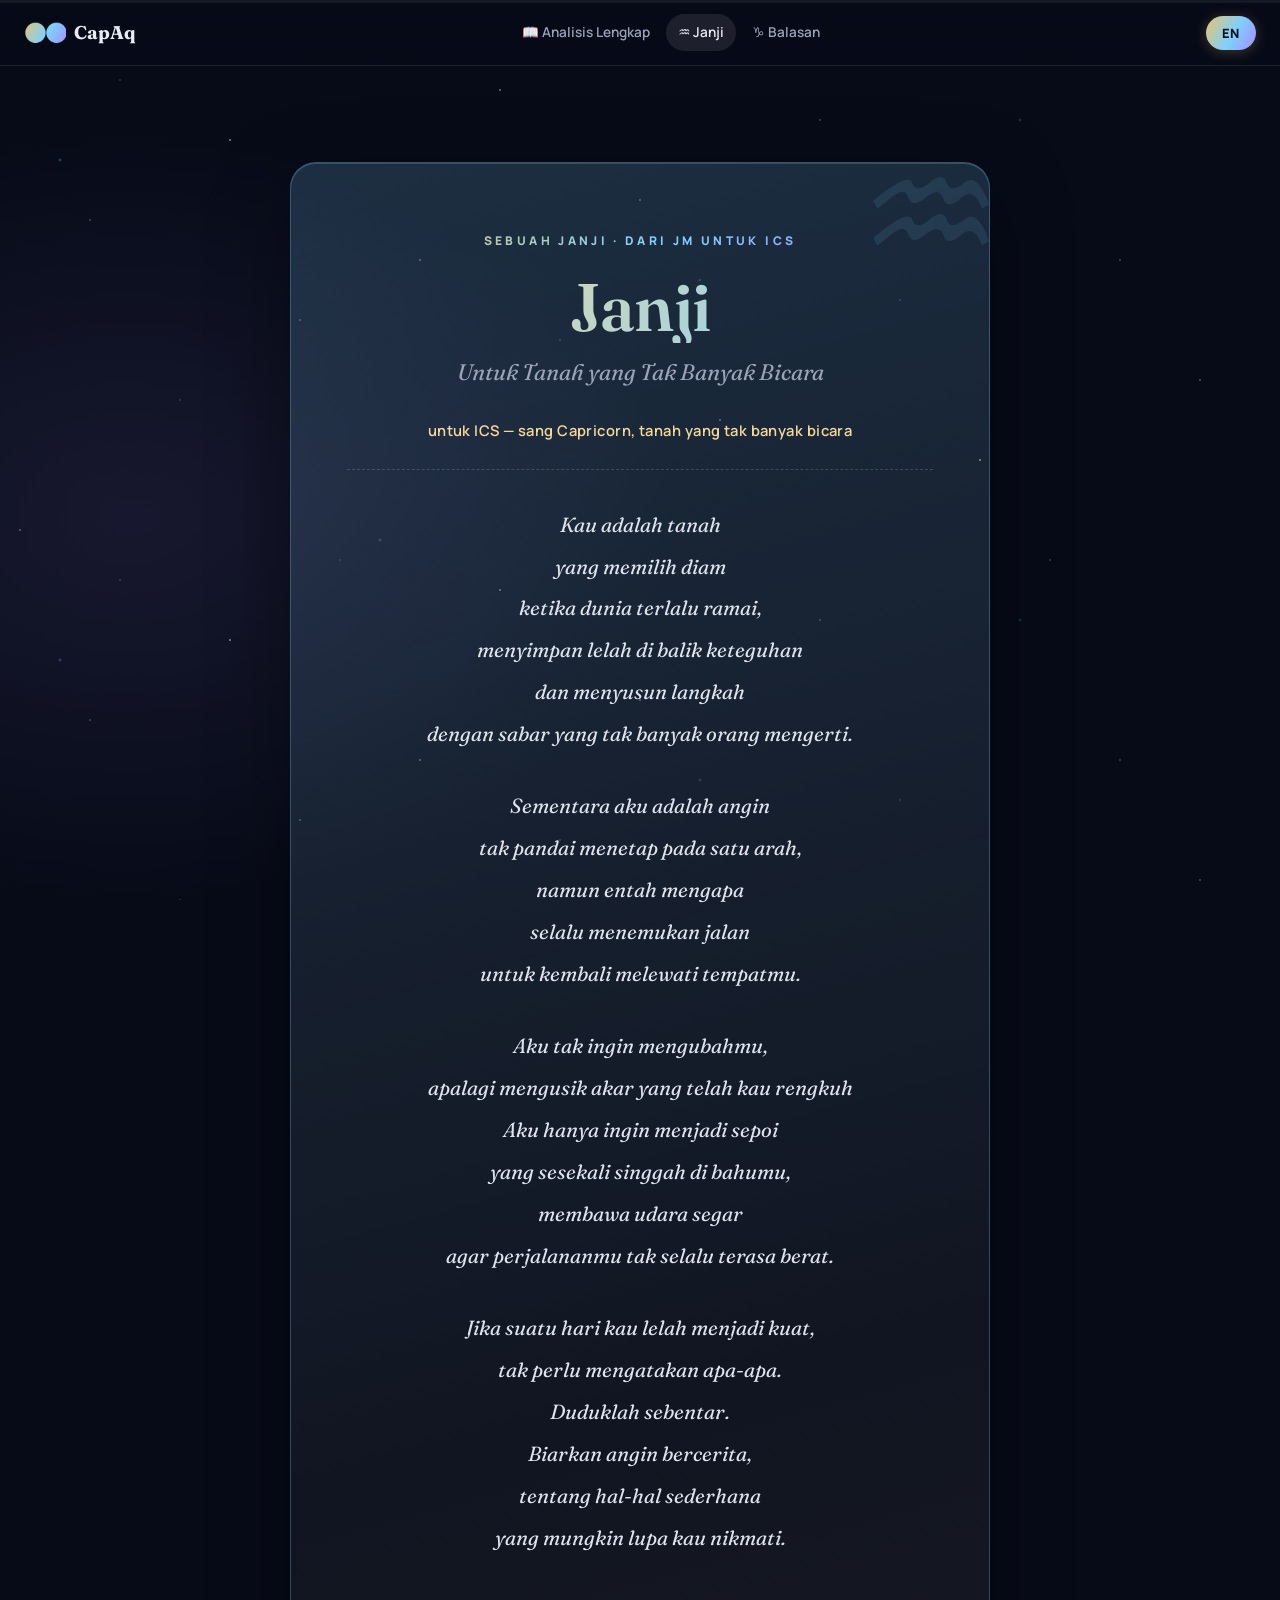
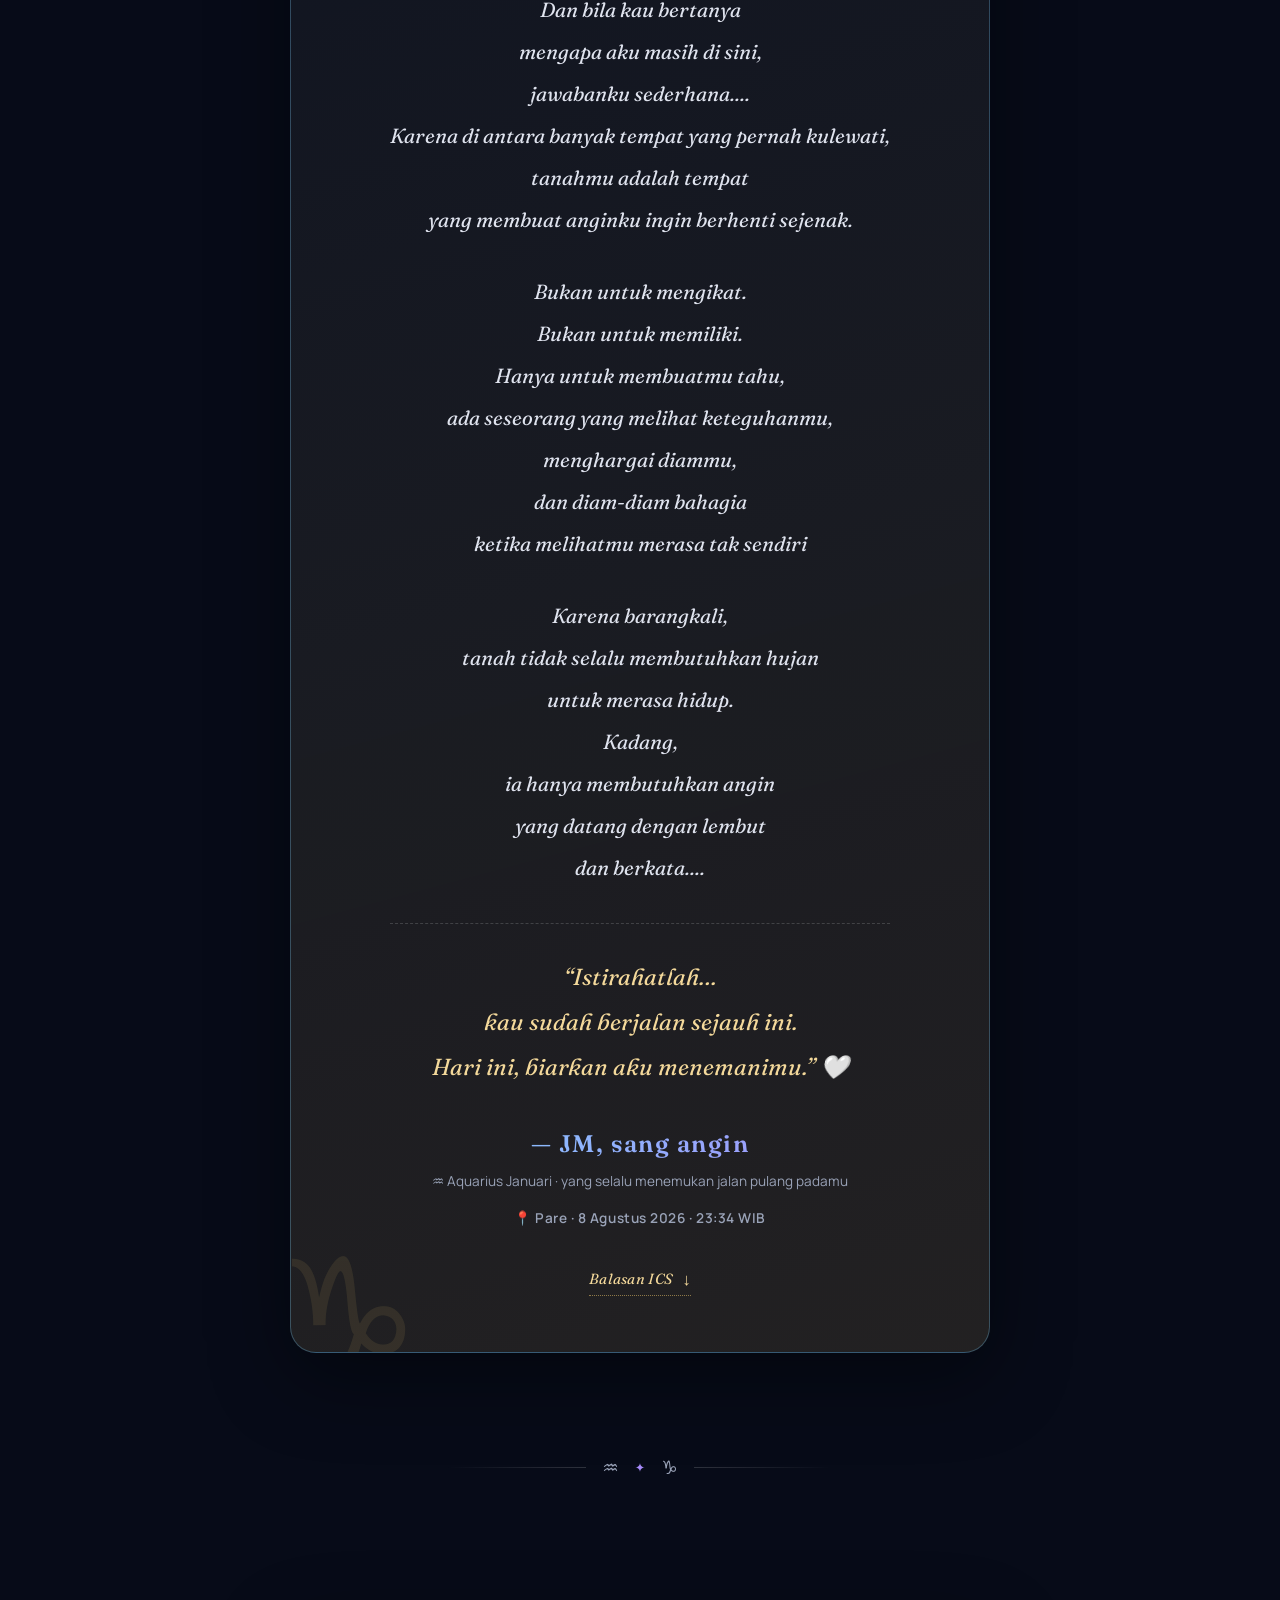
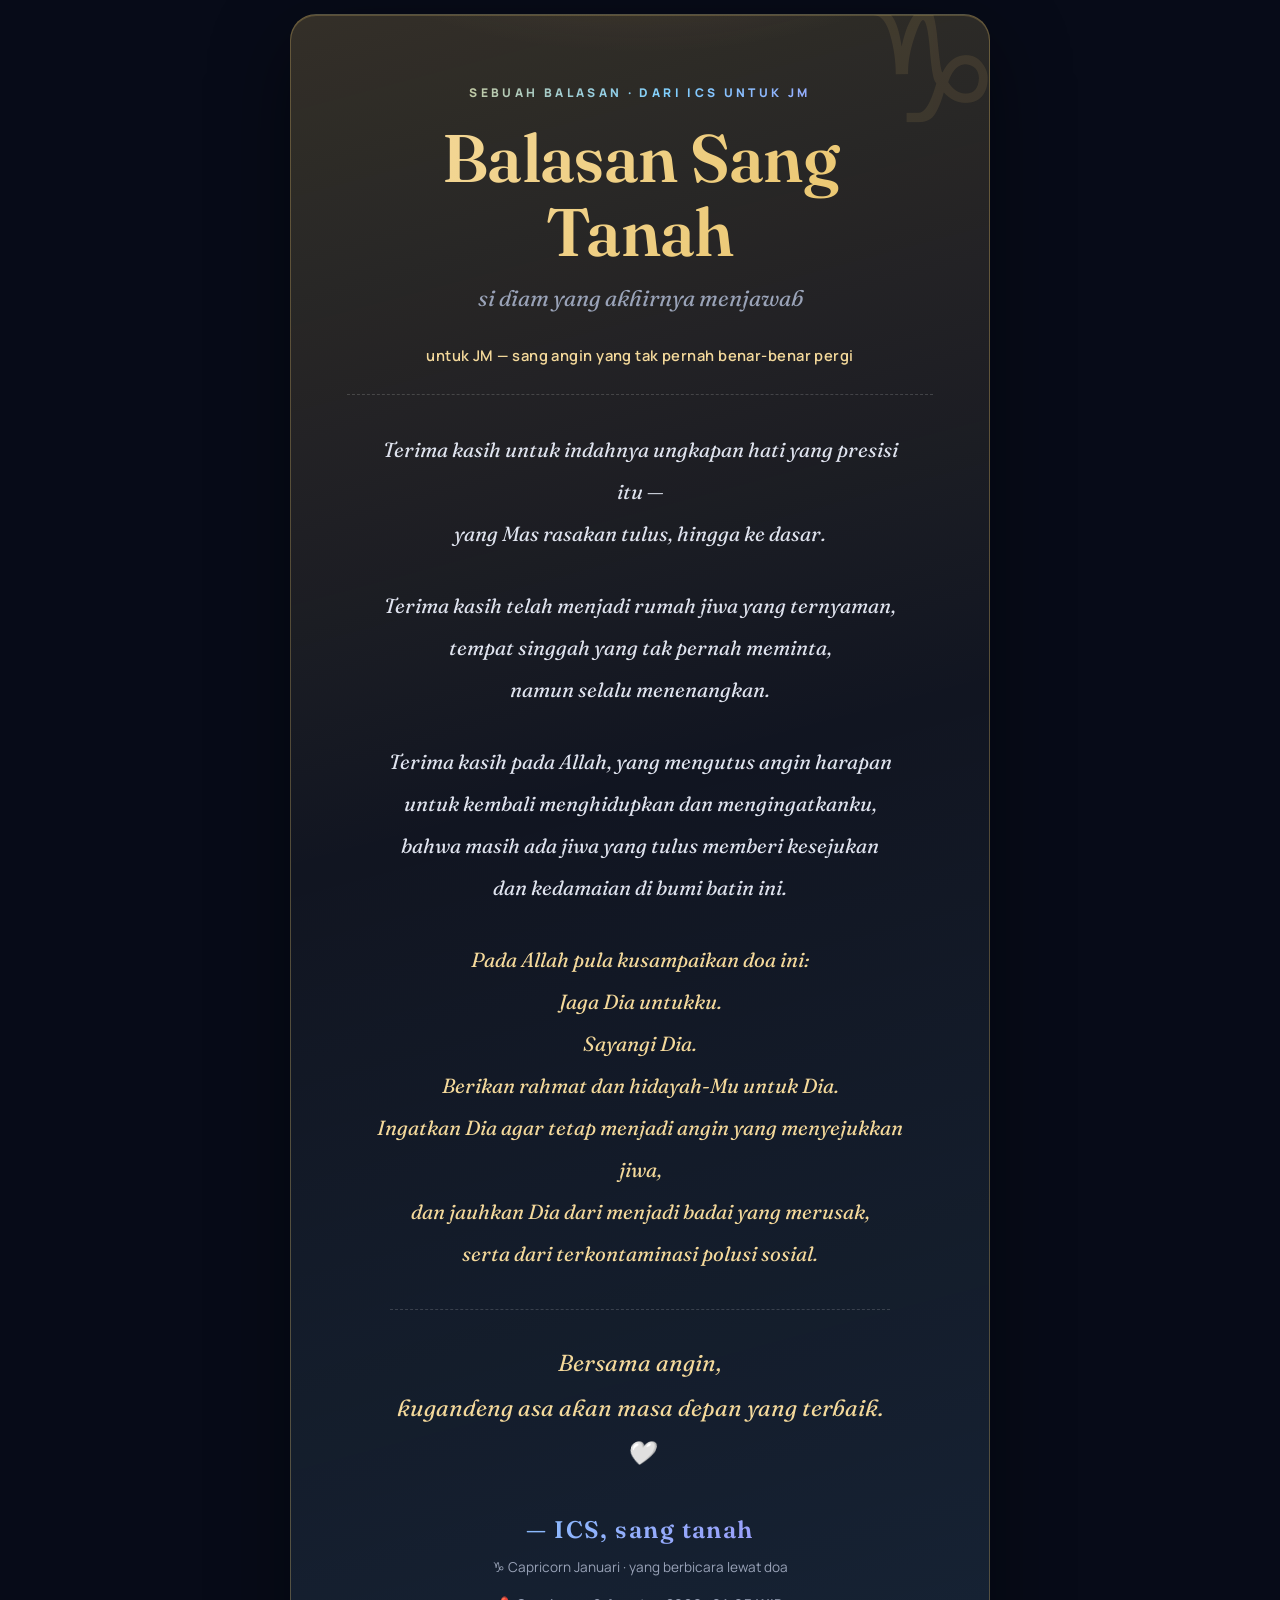
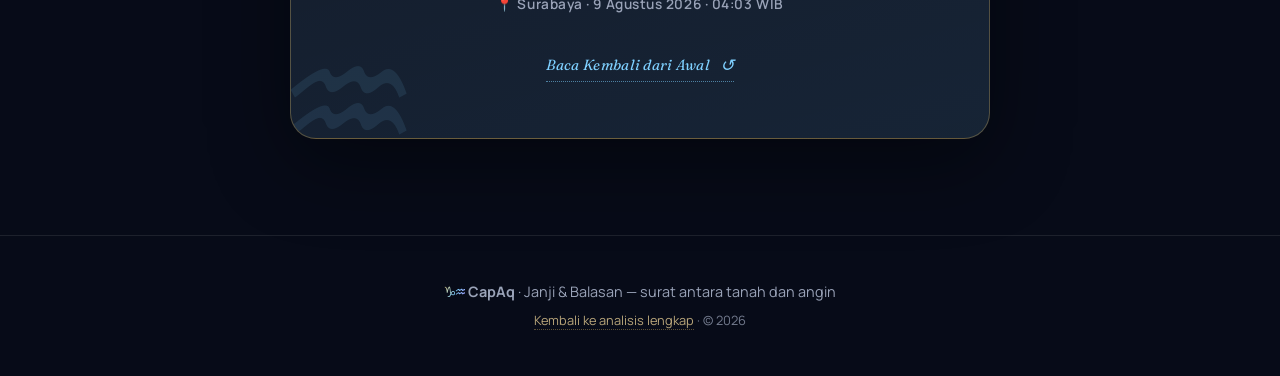
<file: janji.html>
<!DOCTYPE html>
<html lang="id">
<head>
  <meta charset="UTF-8" />
  <meta name="viewport" content="width=device-width, initial-scale=1.0" />
  <title>Janji &amp; Balasan — Surat antara Tanah dan Angin | CapAq</title>
  <meta name="description" content="Dua surat dari CapAq: 'Janji' dari JM (Aquarius) untuk ICS (Capricorn), dan 'Balasan Sang Tanah' sebagai jawabannya. Pare & Surabaya, Agustus 2026." />
  <meta property="og:title" content="Janji &amp; Balasan — Surat antara Tanah dan Angin | CapAq" />
  <meta property="og:description" content="Janji dari angin untuk tanah, dan balasan sang tanah untuk angin. Dua surat, satu pertemuan antara Capricorn dan Aquarius." />
  <meta property="og:type" content="website" />
  <meta property="og:url" content="https://ataraxianusa.github.io/capaq/janji.html" />
  <meta property="og:image" content="https://ataraxianusa.github.io/capaq/og-image.png" />
  <meta property="og:image:width" content="1200" />
  <meta property="og:image:height" content="630" />
  <meta property="og:image:alt" content="Janji & Balasan — surat antara tanah (Capricorn) dan angin (Aquarius)" />
  <meta name="twitter:card" content="summary_large_image" />
  <meta name="twitter:title" content="Janji &amp; Balasan — Surat antara Tanah dan Angin | CapAq" />
  <meta name="twitter:description" content="Janji dari angin untuk tanah, dan balasan sang tanah untuk angin. Pare & Surabaya, Agustus 2026." />
  <meta name="twitter:image" content="https://ataraxianusa.github.io/capaq/og-image.png" />
  <link rel="icon" href="data:image/svg+xml,<svg xmlns='http://www.w3.org/2000/svg' viewBox='0 0 100 100'><text y='.9em' font-size='90'>♑♒</text></svg>" />
  <meta name="theme-color" content="#0c1126" />
  <link rel="preconnect" href="https://fonts.googleapis.com" />
  <link rel="preconnect" href="https://fonts.gstatic.com" crossorigin />
  <link href="https://fonts.googleapis.com/css2?family=Fraunces:ital,opsz,wght@0,9..144,400;0,9..144,500;0,9..144,600;0,9..144,700;1,9..144,400&family=Manrope:wght@400;500;600;700;800&display=swap" rel="stylesheet" />
  <link rel="stylesheet" href="styles.css" />
  <script>window.CAPAQ_TITLES = { id: "Janji & Balasan — Surat antara Tanah dan Angin | CapAq", en: "The Promise & The Reply — Letters between Land and Wind | CapAq" };</script>
</head>
<body>
  <div class="stars" aria-hidden="true"></div>
  <div class="stars stars--layer2" aria-hidden="true"></div>

  <!-- ═══════════ READING PROGRESS ═══════════ -->
  <div class="reading-progress" role="progressbar" aria-label="Reading progress" aria-valuemin="0" aria-valuemax="100" aria-valuenow="0">
    <div class="reading-progress__bar" id="readingProgressBar"></div>
  </div>

  <!-- ═══════════ NAV ═══════════ -->
  <header class="nav">
    <a href="index.html" class="nav__brand"><span class="nav__glyph">♑♒</span> CapAq</a>
    <nav class="nav__links" aria-label="Navigation">
      <a href="index.html" data-en="📖 Full Analysis" data-id="📖 Analisis Lengkap">📖 Analisis Lengkap</a>
      <a href="#janji" data-en="♒ The Promise" data-id="♒ Janji">♒ Janji</a>
      <a href="#balasan" data-en="♑ The Reply" data-id="♑ Balasan">♑ Balasan</a>
    </nav>
    <button class="lang-toggle" id="langToggle" aria-label="Switch language">EN</button>
  </header>

  <!-- ═══════════ BACK TO ANALYSIS ═══════════ -->
  <a class="back-to-analysis" href="index.html" data-en="← Back to full analysis" data-id="← Kembali ke Analisis">← Kembali ke Analisis</a>

  <main>
    <!-- ═══════════ SURAT 1 · JM ═══════════ -->
    <section class="page-letter" id="janji">
      <div class="container">
        <div class="poem__card reveal">
          <div class="poem__wind" aria-hidden="true">
            <i style="--top:16%;--w:90px;--d:9s;--delay:0s;--o:.5"></i>
            <i style="--top:30%;--w:60px;--d:7s;--delay:2.2s;--o:.4"></i>
            <i style="--top:44%;--w:120px;--d:11s;--delay:4s;--o:.48"></i>
            <i style="--top:58%;--w:70px;--d:8s;--delay:1.2s;--o:.45"></i>
            <i style="--top:70%;--w:100px;--d:10s;--delay:5.4s;--o:.55"></i>
            <i style="--top:82%;--w:55px;--d:7.5s;--delay:3.1s;--o:.38"></i>
            <i style="--top:24%;--w:45px;--d:6.5s;--delay:6s;--o:.42"></i>
            <i style="--top:64%;--w:80px;--d:9.5s;--delay:7.2s;--o:.5"></i>
            <i style="--top:38%;--w:110px;--d:12s;--delay:8s;--o:.4"></i>
            <i style="--top:50%;--w:65px;--d:8.5s;--delay:9s;--o:.45"></i>
          </div>

          <p class="section__kicker poem__kicker" data-en="A PROMISE · FROM JM TO ICS" data-id="SEBUAH JANJI · DARI JM UNTUK ICS">SEBUAH JANJI · DARI JM UNTUK ICS</p>
          <h2 class="poem__title" data-en="A Promise" data-id="Janji">Janji</h2>
          <p class="poem__subtitle" data-en="For the Land That Doesn't Speak Much" data-id="Untuk Tanah yang Tak Banyak Bicara">Untuk Tanah yang Tak Banyak Bicara</p>
          <p class="poem__dedication" data-en="for ICS — the Capricorn, the land that doesn't speak much" data-id="untuk ICS — sang Capricorn, tanah yang tak banyak bicara">untuk ICS — sang Capricorn, tanah yang tak banyak bicara</p>

          <p class="poem__stanza" data-en="You are the land<br>that chooses silence<br>when the world grows too loud,<br>storing your weariness behind your steadiness<br>and arranging your steps<br>with a patience few people understand." data-id="Kau adalah tanah<br>yang memilih diam<br>ketika dunia terlalu ramai,<br>menyimpan lelah di balik keteguhan<br>dan menyusun langkah<br>dengan sabar yang tak banyak orang mengerti.">Kau adalah tanah<br>yang memilih diam<br>ketika dunia terlalu ramai,<br>menyimpan lelah di balik keteguhan<br>dan menyusun langkah<br>dengan sabar yang tak banyak orang mengerti.</p>

          <p class="poem__stanza" data-en="Meanwhile, I am the wind —<br>not good at settling in one direction,<br>yet somehow<br>always finding the way<br>to pass through your place again." data-id="Sementara aku adalah angin<br>tak pandai menetap pada satu arah,<br>namun entah mengapa<br>selalu menemukan jalan<br>untuk kembali melewati tempatmu.">Sementara aku adalah angin<br>tak pandai menetap pada satu arah,<br>namun entah mengapa<br>selalu menemukan jalan<br>untuk kembali melewati tempatmu.</p>

          <p class="poem__stanza" data-en="I don't want to change you,<br>let alone disturb the roots you have held onto.<br>I only want to be a gentle breeze<br>that sometimes rests on your shoulder,<br>carrying fresh air<br>so your journey doesn't always feel so heavy." data-id="Aku tak ingin mengubahmu,<br>apalagi mengusik akar yang telah kau rengkuh<br>Aku hanya ingin menjadi sepoi<br>yang sesekali singgah di bahumu,<br>membawa udara segar<br>agar perjalananmu tak selalu terasa berat.">Aku tak ingin mengubahmu,<br>apalagi mengusik akar yang telah kau rengkuh<br>Aku hanya ingin menjadi sepoi<br>yang sesekali singgah di bahumu,<br>membawa udara segar<br>agar perjalananmu tak selalu terasa berat.</p>

          <p class="poem__stanza" data-en="If one day you grow tired of being strong,<br>you don't need to say anything.<br>Just sit for a while.<br>Let the wind tell stories,<br>about the simple things<br>you may have forgotten to enjoy." data-id="Jika suatu hari kau lelah menjadi kuat,<br>tak perlu mengatakan apa-apa.<br>Duduklah sebentar.<br>Biarkan angin bercerita,<br>tentang hal-hal sederhana<br>yang mungkin lupa kau nikmati.">Jika suatu hari kau lelah menjadi kuat,<br>tak perlu mengatakan apa-apa.<br>Duduklah sebentar.<br>Biarkan angin bercerita,<br>tentang hal-hal sederhana<br>yang mungkin lupa kau nikmati.</p>

          <p class="poem__stanza" data-en="And if you ask<br>why I am still here,<br>my answer is simple....<br>Because among all the places I have passed through,<br>your land is the place<br>that makes my wind want to pause for a moment." data-id="Dan bila kau bertanya<br>mengapa aku masih di sini,<br>jawabanku sederhana....<br>Karena di antara banyak tempat yang pernah kulewati,<br>tanahmu adalah tempat<br>yang membuat anginku ingin berhenti sejenak.">Dan bila kau bertanya<br>mengapa aku masih di sini,<br>jawabanku sederhana....<br>Karena di antara banyak tempat yang pernah kulewati,<br>tanahmu adalah tempat<br>yang membuat anginku ingin berhenti sejenak.</p>

          <p class="poem__stanza" data-en="Not to bind.<br>Not to own.<br>Only to let you know,<br>there is someone who sees your steadiness,<br>cherishes your silence,<br>and quietly feels happy<br>when she sees you no longer feel alone." data-id="Bukan untuk mengikat.<br>Bukan untuk memiliki.<br>Hanya untuk membuatmu tahu,<br>ada seseorang yang melihat keteguhanmu,<br>menghargai diammu,<br>dan diam-diam bahagia<br>ketika melihatmu merasa tak sendiri">Bukan untuk mengikat.<br>Bukan untuk memiliki.<br>Hanya untuk membuatmu tahu,<br>ada seseorang yang melihat keteguhanmu,<br>menghargai diammu,<br>dan diam-diam bahagia<br>ketika melihatmu merasa tak sendiri</p>

          <p class="poem__stanza" data-en="Because perhaps,<br>land doesn't always need rain<br>to feel alive.<br>Sometimes,<br>it only needs a wind<br>that comes gently<br>and says...." data-id="Karena barangkali,<br>tanah tidak selalu membutuhkan hujan<br>untuk merasa hidup.<br>Kadang,<br>ia hanya membutuhkan angin<br>yang datang dengan lembut<br>dan berkata....">Karena barangkali,<br>tanah tidak selalu membutuhkan hujan<br>untuk merasa hidup.<br>Kadang,<br>ia hanya membutuhkan angin<br>yang datang dengan lembut<br>dan berkata....</p>

          <div class="poem__closing">
            <p data-en="&ldquo;Rest&hellip;<br>you have already walked this far.<br>Today, let me stay with you.&rdquo; <span class='poem__heart'>🤍</span>" data-id="&ldquo;Istirahatlah&hellip;<br>kau sudah berjalan sejauh ini.<br>Hari ini, biarkan aku menemanimu.&rdquo; <span class='poem__heart'>🤍</span>">&ldquo;Istirahatlah&hellip;<br>kau sudah berjalan sejauh ini.<br>Hari ini, biarkan aku menemanimu.&rdquo; <span class="poem__heart">🤍</span></p>
          </div>

          <div class="poem__signature">
            <p class="poem__signature-name" data-en="— JM, the wind" data-id="— JM, sang angin">— JM, sang angin</p>
            <p class="poem__signature-sub" data-en="♒ January Aquarius · always finding its way back to you" data-id="♒ Aquarius Januari · yang selalu menemukan jalan pulang padamu">♒ Aquarius Januari · yang selalu menemukan jalan pulang padamu</p>
            <p class="poem__location" data-en="📍 Pare · August 8, 2026 · 23:34 WIB" data-id="📍 Pare · 8 Agustus 2026 · 23:34 WIB">📍 Pare · 8 Agustus 2026 · 23:34 WIB</p>
          </div>

          <div class="letter-nav__wrap reveal">
            <a class="letter-nav letter-nav--bare" href="#balasan" data-en="The Land's Reply · ICS <span class='letter-nav__arrow'>↓</span>" data-id="Balasan ICS <span class='letter-nav__arrow'>↓</span>">Balasan ICS <span class="letter-nav__arrow">↓</span></a>
          </div>
        </div>
      </div>
    </section>

    <!-- ═══════════ PEMISAH ═══════════ -->
    <div class="page-divider reveal" aria-hidden="true">
      <span class="page-divider__line"></span>
      <span class="page-divider__glyph">♒</span>
      <span class="page-divider__star">✦</span>
      <span class="page-divider__glyph">♑</span>
      <span class="page-divider__line"></span>
    </div>

    <!-- ═══════════ SURAT 2 · BALASAN ICS ═══════════ -->
    <section class="page-letter" id="balasan">
      <div class="container">
        <div class="poem__card poem__card--reply reveal">
          <div class="poem__wind poem__wind--earth" aria-hidden="true">
            <i style="--top:14%;--w:80px;--d:10s;--delay:1s;--o:.5"></i>
            <i style="--top:28%;--w:55px;--d:8s;--delay:3.4s;--o:.4"></i>
            <i style="--top:42%;--w:110px;--d:12s;--delay:0.6s;--o:.48"></i>
            <i style="--top:56%;--w:65px;--d:9s;--delay:5s;--o:.45"></i>
            <i style="--top:68%;--w:95px;--d:11s;--delay:2s;--o:.55"></i>
            <i style="--top:80%;--w:50px;--d:7.5s;--delay:6.2s;--o:.38"></i>
            <i style="--top:22%;--w:70px;--d:9.5s;--delay:7s;--o:.42"></i>
            <i style="--top:60%;--w:120px;--d:13s;--delay:4.2s;--o:.5"></i>
            <i style="--top:36%;--w:45px;--d:6.5s;--delay:8s;--o:.4"></i>
            <i style="--top:74%;--w:85px;--d:10.5s;--delay:9s;--o:.45"></i>
          </div>

          <p class="section__kicker poem__kicker" data-en="A REPLY · FROM ICS TO JM" data-id="SEBUAH BALASAN · DARI ICS UNTUK JM">SEBUAH BALASAN · DARI ICS UNTUK JM</p>
          <h2 class="poem__title poem__title--reply" data-en="The Land's Reply" data-id="Balasan Sang Tanah">Balasan Sang Tanah</h2>
          <p class="poem__subtitle" data-en="the silent one who finally answers" data-id="si diam yang akhirnya menjawab">si diam yang akhirnya menjawab</p>
          <p class="poem__dedication" data-en="for JM — the wind that never truly left" data-id="untuk JM — sang angin yang tak pernah benar-benar pergi">untuk JM — sang angin yang tak pernah benar-benar pergi</p>

          <p class="poem__stanza" data-en="Thank you for that precise, beautiful expression of the heart —<br>which I feel sincerely, down to the very core." data-id="Terima kasih untuk indahnya ungkapan hati yang presisi itu —<br>yang Mas rasakan tulus, hingga ke dasar.">Terima kasih untuk indahnya ungkapan hati yang presisi itu —<br>yang Mas rasakan tulus, hingga ke dasar.</p>

          <p class="poem__stanza" data-en="Thank you for being the most comfortable home of my soul,<br>a place to rest that never asks,<br>yet always brings peace." data-id="Terima kasih telah menjadi rumah jiwa yang ternyaman,<br>tempat singgah yang tak pernah meminta,<br>namun selalu menenangkan.">Terima kasih telah menjadi rumah jiwa yang ternyaman,<br>tempat singgah yang tak pernah meminta,<br>namun selalu menenangkan.</p>

          <p class="poem__stanza" data-en="Thank you to Allah, who sent the wind of hope<br>to revive and remind me again,<br>that there is still a soul sincerely bringing coolness<br>and peace to this inner world." data-id="Terima kasih pada Allah, yang mengutus angin harapan<br>untuk kembali menghidupkan dan mengingatkanku,<br>bahwa masih ada jiwa yang tulus memberi kesejukan<br>dan kedamaian di bumi batin ini.">Terima kasih pada Allah, yang mengutus angin harapan<br>untuk kembali menghidupkan dan mengingatkanku,<br>bahwa masih ada jiwa yang tulus memberi kesejukan<br>dan kedamaian di bumi batin ini.</p>

          <p class="poem__stanza poem__stanza--prayer" data-en="And to Allah I offer this prayer:<br>Guard her for me.<br>Cherish her.<br>Grant Your grace and guidance to her.<br>Remind her to remain the wind that soothes the soul,<br>and keep her from becoming a destructive storm,<br>and from being tainted by social pollution." data-id="Pada Allah pula kusampaikan doa ini:<br>Jaga Dia untukku.<br>Sayangi Dia.<br>Berikan rahmat dan hidayah-Mu untuk Dia.<br>Ingatkan Dia agar tetap menjadi angin yang menyejukkan jiwa,<br>dan jauhkan Dia dari menjadi badai yang merusak,<br>serta dari terkontaminasi polusi sosial.">Pada Allah pula kusampaikan doa ini:<br>Jaga Dia untukku.<br>Sayangi Dia.<br>Berikan rahmat dan hidayah-Mu untuk Dia.<br>Ingatkan Dia agar tetap menjadi angin yang menyejukkan jiwa,<br>dan jauhkan Dia dari menjadi badai yang merusak,<br>serta dari terkontaminasi polusi sosial.</p>

          <div class="poem__closing">
            <p data-en="Together with the wind,<br>I hold the hope of a better future. <span class='poem__heart'>🤍</span>" data-id="Bersama angin,<br>kugandeng asa akan masa depan yang terbaik. <span class='poem__heart'>🤍</span>">Bersama angin,<br>kugandeng asa akan masa depan yang terbaik. <span class="poem__heart">🤍</span></p>
          </div>

          <div class="poem__signature">
            <p class="poem__signature-name" data-en="— ICS, the land" data-id="— ICS, sang tanah">— ICS, sang tanah</p>
            <p class="poem__signature-sub" data-en="♑ January Capricorn · who speaks through prayer" data-id="♑ Capricorn Januari · yang berbicara lewat doa">♑ Capricorn Januari · yang berbicara lewat doa</p>
            <p class="poem__location" data-en="📍 Surabaya · August 9, 2026 · 04:03 WIB" data-id="📍 Surabaya · 9 Agustus 2026 · 04:03 WIB">📍 Surabaya · 9 Agustus 2026 · 04:03 WIB</p>
          </div>

          <div class="letter-nav__wrap reveal">
            <a class="letter-nav letter-nav--bare letter-nav--bare--aqua" href="#janji" data-en="Read from the Beginning <span class='letter-nav__arrow'>↺</span>" data-id="Baca Kembali dari Awal <span class='letter-nav__arrow'>↺</span>">Baca Kembali dari Awal <span class="letter-nav__arrow">↺</span></a>
          </div>
        </div>
      </div>
    </section>
  </main>

  <!-- ═══════════ FOOTER ═══════════ -->
  <footer class="footer">
    <p><span class="nav__glyph">♑♒</span> <strong>CapAq</strong> <span data-en="· The Promise & The Reply — letters between land and wind" data-id="· Janji & Balasan — surat antara tanah dan angin">· Janji &amp; Balasan — surat antara tanah dan angin</span></p>
    <p class="footer__small"><a class="footer__link" href="index.html" data-en="Back to the full analysis" data-id="Kembali ke analisis lengkap">Kembali ke analisis lengkap</a> · © <span id="year">2026</span></p>
  </footer>

  <script src="script.js"></script>
</body>
</html>
</file>
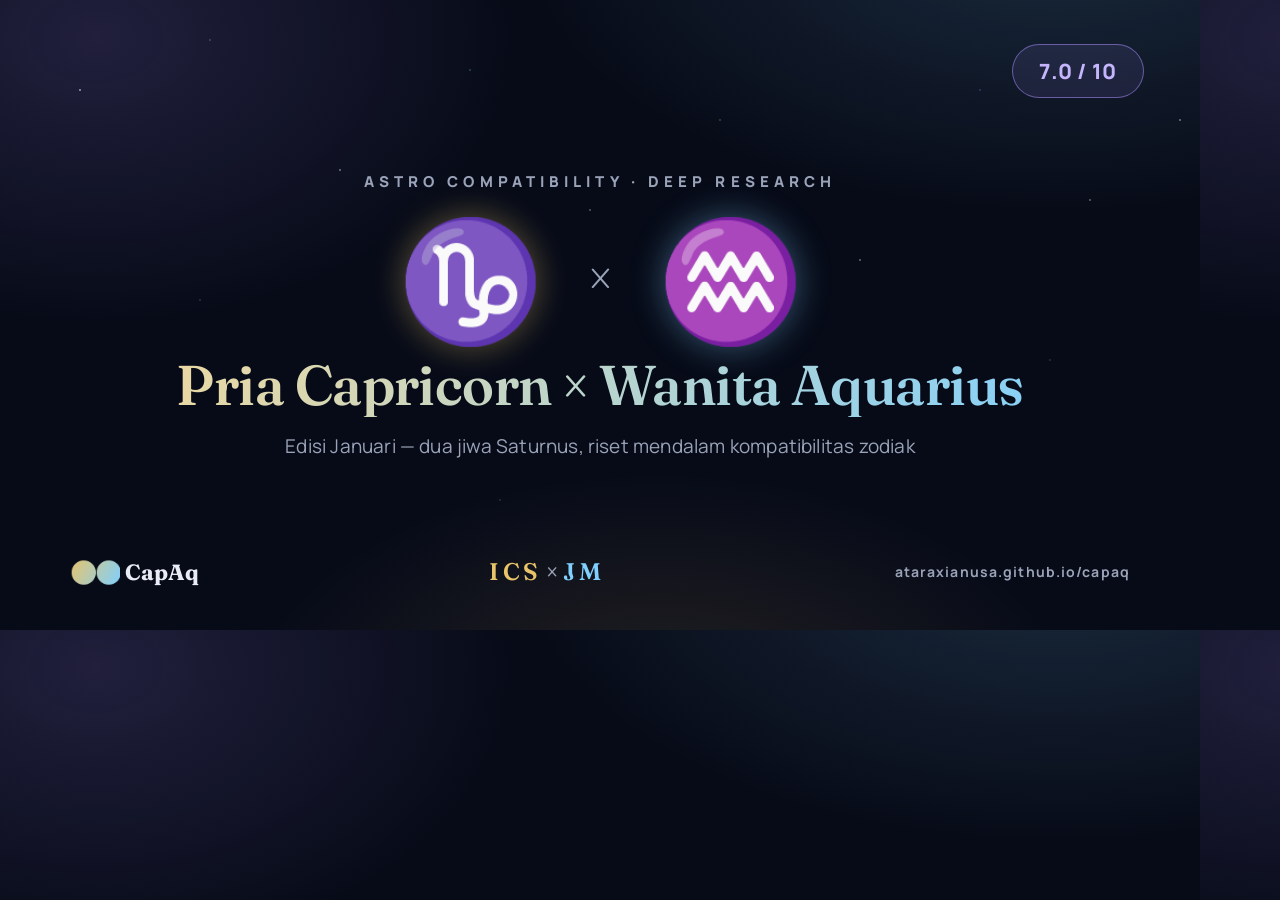
<file: og-card.html>
<!DOCTYPE html>
<html lang="id">
<head>
<meta charset="UTF-8" />
<!-- OG card template — render at exactly 1200×630 -->
<link rel="preconnect" href="https://fonts.googleapis.com" />
<link rel="preconnect" href="https://fonts.gstatic.com" crossorigin />
<link href="https://fonts.googleapis.com/css2?family=Fraunces:wght@500;600;700&family=Manrope:wght@500;700;800&display=swap" rel="stylesheet" />
<style>
  * { margin: 0; padding: 0; box-sizing: border-box; }
  html, body { width: 1200px; height: 630px; overflow: hidden; }
  body {
    font-family: "Manrope", sans-serif;
    background:
      radial-gradient(900px 480px at 88% -12%, rgba(127,208,255,.16), transparent 60%),
      radial-gradient(760px 520px at 8% 6%, rgba(167,139,250,.16), transparent 55%),
      radial-gradient(700px 420px at 55% 115%, rgba(233,196,106,.13), transparent 60%),
      #070b18;
    color: #e9ecf5;
    position: relative;
    display: flex;
    flex-direction: column;
    align-items: center;
    justify-content: center;
    text-align: center;
  }
  /* stars */
  body::before {
    content: "";
    position: absolute; inset: 0;
    background-image:
      radial-gradient(1.5px 1.5px at 80px 90px, rgba(255,255,255,.8), transparent),
      radial-gradient(1px 1px at 210px 40px, rgba(255,255,255,.5), transparent),
      radial-gradient(1.5px 1.5px at 340px 170px, rgba(255,255,255,.6), transparent),
      radial-gradient(1px 1px at 470px 70px, rgba(127,208,255,.7), transparent),
      radial-gradient(1.5px 1.5px at 590px 210px, rgba(255,255,255,.45), transparent),
      radial-gradient(1px 1px at 720px 120px, rgba(233,196,106,.7), transparent),
      radial-gradient(1.5px 1.5px at 860px 260px, rgba(255,255,255,.55), transparent),
      radial-gradient(1px 1px at 980px 90px, rgba(167,139,250,.7), transparent),
      radial-gradient(1.5px 1.5px at 1090px 200px, rgba(255,255,255,.5), transparent),
      radial-gradient(1px 1px at 200px 300px, rgba(255,255,255,.4), transparent),
      radial-gradient(1.5px 1.5px at 700px 380px, rgba(127,208,255,.5), transparent),
      radial-gradient(1px 1px at 1050px 360px, rgba(233,196,106,.5), transparent),
      radial-gradient(1px 1px at 500px 500px, rgba(255,255,255,.35), transparent),
      radial-gradient(1.5px 1.5px at 1180px 120px, rgba(255,255,255,.6), transparent);
    pointer-events: none;
  }

  .eyebrow {
    position: relative;
    font-size: 15px; font-weight: 800; letter-spacing: 0.34em; text-transform: uppercase;
    color: #9aa3b8; margin-bottom: 26px;
  }

  .glyphs {
    position: relative;
    display: flex; align-items: center; gap: 44px;
    margin-bottom: 18px;
  }
  .glyphs .cap { font-size: 118px; color: #e9c46a; line-height: 1; text-shadow: 0 0 34px rgba(233,196,106,.4); }
  .glyphs .x   { font-size: 52px; color: #9aa3b8; font-family: "Fraunces", serif; }
  .glyphs .aq  { font-size: 118px; color: #7fd0ff; line-height: 1; text-shadow: 0 0 34px rgba(127,208,255,.4); }

  .title {
    position: relative;
    font-family: "Fraunces", serif;
    font-size: 56px; font-weight: 600; letter-spacing: -0.01em; line-height: 1.12;
    background: linear-gradient(120deg, #f4d99b 0%, #7fd0ff 100%);
    -webkit-background-clip: text; background-clip: text; -webkit-text-fill-color: transparent;
    padding: 0 80px;
  }

  .sub {
    position: relative;
    font-size: 19px; color: #9aa3b8; margin-top: 16px; letter-spacing: .01em;
  }

  .bottom {
    position: absolute; left: 0; right: 0; bottom: 0;
    display: flex; align-items: center; justify-content: space-between;
    padding: 0 70px 44px;
  }
  .brand { font-family: "Fraunces", serif; font-size: 22px; font-weight: 700; color: #e9ecf5; }
  .brand .glyph { background: linear-gradient(120deg, #e9c46a, #7fd0ff); -webkit-background-clip: text; background-clip: text; -webkit-text-fill-color: transparent; letter-spacing: -2px; }
  .url { font-size: 14px; font-weight: 700; letter-spacing: .08em; color: #9aa3b8; }
  .monogram { font-family: "Fraunces", serif; font-size: 24px; font-weight: 600; letter-spacing: .14em; }
  .m-cap { color: #e9c46a; }
  .m-x   { color: #9aa3b8; letter-spacing: 0; }
  .m-aq  { color: #7fd0ff; }

  .score {
    position: absolute; top: 0; right: 0; margin: 44px 56px;
    padding: 12px 26px; border-radius: 999px;
    border: 1.5px solid rgba(167,139,250,.55);
    color: #c4b5fd; font-size: 21px; font-weight: 800; letter-spacing: .03em;
    background: rgba(167,139,250,.10);
  }
</style>
</head>
<body>
  <div class="score">7.0 / 10</div>
  <p class="eyebrow">Astro Compatibility · Deep Research</p>
  <div class="glyphs"><span class="cap">♑</span><span class="x">×</span><span class="aq">♒</span></div>
  <h1 class="title">Pria Capricorn × Wanita Aquarius</h1>
  <p class="sub">Edisi Januari — dua jiwa Saturnus, riset mendalam kompatibilitas zodiak</p>
  <div class="bottom">
    <span class="brand"><span class="glyph">♑♒</span> CapAq</span>
    <span class="monogram"><span class="m-cap">ICS</span><span class="m-x"> × </span><span class="m-aq">JM</span></span>
    <span class="url">ataraxianusa.github.io/capaq</span>
  </div>
</body>
</html>
</file>
<file: styles.css>
/* ═══════════════════════════════════════════════════════
   CapAq — Capricorn × Aquarius compatibility
   Cosmic theme · bilingual (ID/EN)
   ═══════════════════════════════════════════════════════ */

:root {
  --bg-deep: #070b18;
  --bg: #0c1126;
  --bg-2: #101634;
  --card: rgba(255, 255, 255, 0.04);
  --card-hover: rgba(255, 255, 255, 0.07);
  --border: rgba(255, 255, 255, 0.09);
  --border-strong: rgba(255, 255, 255, 0.16);
  --text: #e9ecf5;
  --muted: #9aa3b8;
  --gold: #e9c46a;
  --gold-soft: #f4d99b;
  --aqua: #7fd0ff;
  --violet: #a78bfa;
  --warm: #f28b82;
  --grad: linear-gradient(120deg, var(--gold) 0%, var(--aqua) 55%, var(--violet) 100%);
  --grad-text: linear-gradient(120deg, var(--gold-soft), var(--aqua));
  --radius: 18px;
  --radius-sm: 12px;
  --font-display: "Fraunces", Georgia, serif;
  --font-body: "Manrope", system-ui, -apple-system, sans-serif;
}

* { margin: 0; padding: 0; box-sizing: border-box; }

html { scroll-behavior: smooth; }

body {
  font-family: var(--font-body);
  background:
    radial-gradient(1200px 600px at 85% -10%, rgba(127, 208, 255, 0.10), transparent 60%),
    radial-gradient(1000px 700px at 10% 10%, rgba(167, 139, 250, 0.10), transparent 55%),
    radial-gradient(900px 500px at 50% 120%, rgba(233, 196, 106, 0.08), transparent 60%),
    var(--bg-deep);
  color: var(--text);
  line-height: 1.7;
  overflow-x: hidden;
  -webkit-font-smoothing: antialiased;
}

/* ── Starfield ─────────────────────────────────────────── */
.stars {
  position: fixed;
  inset: 0;
  pointer-events: none;
  z-index: 0;
  background-image:
    radial-gradient(1px 1px at 20px 30px, rgba(255,255,255,.8), transparent),
    radial-gradient(1px 1px at 120px 80px, rgba(255,255,255,.5), transparent),
    radial-gradient(1.5px 1.5px at 230px 140px, rgba(255,255,255,.7), transparent),
    radial-gradient(1px 1px at 340px 60px, rgba(255,255,255,.4), transparent),
    radial-gradient(1px 1px at 90px 220px, rgba(255,255,255,.6), transparent),
    radial-gradient(1.5px 1.5px at 420px 260px, rgba(255,255,255,.5), transparent),
    radial-gradient(1px 1px at 300px 320px, rgba(255,255,255,.7), transparent),
    radial-gradient(1px 1px at 180px 400px, rgba(255,255,255,.4), transparent),
    radial-gradient(1.5px 1.5px at 500px 90px, rgba(255,255,255,.6), transparent),
    radial-gradient(1px 1px at 560px 340px, rgba(255,255,255,.5), transparent),
    radial-gradient(1px 1px at 640px 200px, rgba(255,255,255,.8), transparent),
    radial-gradient(1.5px 1.5px at 720px 420px, rgba(255,255,255,.5), transparent),
    radial-gradient(1px 1px at 820px 120px, rgba(255,255,255,.6), transparent),
    radial-gradient(1px 1px at 900px 300px, rgba(255,255,255,.4), transparent),
    radial-gradient(1.5px 1.5px at 980px 460px, rgba(255,255,255,.7), transparent),
    radial-gradient(1px 1px at 1050px 60px, rgba(255,255,255,.5), transparent),
    radial-gradient(1px 1px at 1120px 260px, rgba(255,255,255,.6), transparent),
    radial-gradient(1.5px 1.5px at 1200px 380px, rgba(255,255,255,.4), transparent),
    radial-gradient(1px 1px at 1300px 150px, rgba(255,255,255,.7), transparent),
    radial-gradient(1px 1px at 1400px 320px, rgba(255,255,255,.5), transparent);
  background-size: 1450px 500px;
  animation: drift 120s linear infinite;
}

.stars--layer2 {
  opacity: .55;
  background-image:
    radial-gradient(2px 2px at 60px 160px, rgba(127,208,255,.7), transparent),
    radial-gradient(2px 2px at 380px 40px, rgba(233,196,106,.6), transparent),
    radial-gradient(2px 2px at 700px 280px, rgba(167,139,250,.6), transparent),
    radial-gradient(2px 2px at 1020px 120px, rgba(127,208,255,.5), transparent),
    radial-gradient(2px 2px at 1330px 240px, rgba(233,196,106,.5), transparent);
  background-size: 1450px 500px;
  animation: drift 90s linear infinite reverse;
}

@keyframes drift {
  from { background-position: 0 0; }
  to   { background-position: 1450px 500px; }
}

/* ── Layout helpers ────────────────────────────────────── */
.container { max-width: 980px; margin: 0 auto; padding: 0 24px; }
/* scroll-margin keeps section tops clear of the sticky nav when jumping via nav links */
.section { position: relative; z-index: 1; padding: 88px 0; scroll-margin-top: 72px; }
.section--tinted { background: rgba(255, 255, 255, 0.025); border-top: 1px solid var(--border); border-bottom: 1px solid var(--border); }

.section__kicker {
  font-size: 12px; font-weight: 800; letter-spacing: 0.28em; text-transform: uppercase;
  background: var(--grad);
  -webkit-background-clip: text; background-clip: text; -webkit-text-fill-color: transparent;
  margin-bottom: 14px;
}

.section__title {
  font-family: var(--font-display);
  font-size: clamp(1.7rem, 4vw, 2.6rem);
  font-weight: 600;
  line-height: 1.2;
  margin-bottom: 16px;
  letter-spacing: -0.01em;
}

.section__title--cap { background: var(--grad-text); -webkit-background-clip: text; background-clip: text; -webkit-text-fill-color: transparent; }
.section__title--aq { background: linear-gradient(120deg, var(--aqua), var(--violet)); -webkit-background-clip: text; background-clip: text; -webkit-text-fill-color: transparent; }

.section__lead { color: var(--muted); font-size: 1.05rem; max-width: 720px; margin-bottom: 36px; }
.section__note { color: var(--muted); font-size: 0.92rem; margin-top: 28px; max-width: 780px; }

/* ── Nav ───────────────────────────────────────────────── */
.nav {
  position: sticky; top: 0; z-index: 50;
  display: flex; align-items: center; justify-content: space-between;
  padding: 14px 24px;
  background: rgba(7, 11, 24, 0.72);
  backdrop-filter: blur(14px);
  -webkit-backdrop-filter: blur(14px);
  border-bottom: 1px solid var(--border);
}

.nav__brand {
  display: flex; align-items: center; gap: 8px;
  font-family: var(--font-display); font-weight: 700; font-size: 1.15rem;
  color: var(--text); text-decoration: none;
}
.nav__glyph { letter-spacing: -2px; background: var(--grad); -webkit-background-clip: text; background-clip: text; -webkit-text-fill-color: transparent; }

.nav__links { display: flex; gap: 4px; }
.nav__links a {
  color: var(--muted); text-decoration: none; font-size: 0.85rem; font-weight: 600;
  padding: 7px 12px; border-radius: 999px; transition: color .2s, background .2s;
}
.nav__links a:hover { color: var(--text); background: rgba(255,255,255,.06); }
.nav__links a.is-active { color: var(--text); background: rgba(255,255,255,.09); }

.lang-toggle {
  font-family: var(--font-body); font-weight: 800; font-size: 0.8rem; letter-spacing: .05em;
  color: #0b1020; background: var(--grad); border: none; cursor: pointer;
  padding: 8px 16px; border-radius: 999px;
  transition: transform .15s, box-shadow .2s;
  box-shadow: 0 2px 14px rgba(233,196,106,.25);
}
.lang-toggle:hover { transform: translateY(-1px); box-shadow: 0 4px 20px rgba(127,208,255,.3); }
.lang-toggle:active { transform: translateY(0) scale(.97); }

/* ── Hero ──────────────────────────────────────────────── */
.hero {
  position: relative; z-index: 1;
  min-height: 92vh;
  display: flex; flex-direction: column; align-items: center; justify-content: center;
  text-align: center; padding: 120px 24px 80px;
}

.hero__eyebrow {
  font-size: 12px; font-weight: 800; letter-spacing: 0.32em; text-transform: uppercase;
  color: var(--muted); margin-bottom: 26px;
}

.hero__title {
  display: flex; align-items: center; justify-content: center; gap: clamp(14px, 3vw, 28px);
  flex-wrap: wrap;
}

.hero__sign {
  font-size: clamp(2.6rem, 8vw, 5.2rem);
  filter: drop-shadow(0 0 24px rgba(233,196,106,.35));
  animation: float 5s ease-in-out infinite;
}
.hero__sign--aq { color: var(--aqua); filter: drop-shadow(0 0 24px rgba(127,208,255,.35)); animation-delay: 1.2s; }
.hero__sign--cap { color: var(--gold); }

@keyframes float {
  0%, 100% { transform: translateY(0); }
  50%      { transform: translateY(-10px); }
}

.hero__names { display: flex; flex-direction: column; gap: 2px; align-items: center; }
.hero__name {
  font-family: var(--font-display);
  font-size: clamp(1.9rem, 6vw, 3.6rem);
  font-weight: 600; letter-spacing: -0.02em; line-height: 1.1;
  background: var(--grad-text); -webkit-background-clip: text; background-clip: text; -webkit-text-fill-color: transparent;
}
.hero__x { color: var(--muted); font-family: var(--font-display); font-size: clamp(1.2rem, 3vw, 1.8rem); }

.hero__sub {
  max-width: 640px; margin: 30px auto 34px;
  color: var(--muted); font-size: clamp(1rem, 2vw, 1.15rem);
}

.hero__monogram {
  display: flex; align-items: center; justify-content: center; gap: 18px;
  margin-bottom: 30px;
  font-family: var(--font-display);
  font-size: clamp(1.4rem, 3.5vw, 2.1rem);
  font-weight: 600; letter-spacing: 0.16em;
}
.hero__monogram--cap { color: var(--gold); }
.hero__monogram--aq  { color: var(--aqua); }
.hero__monogram--x   { color: var(--muted); font-size: 0.62em; letter-spacing: 0; }
.hero__monogram--link { text-decoration: none; transition: text-shadow .2s; }
.hero__monogram--link:hover { text-shadow: 0 0 18px rgba(233,196,106,.75); text-decoration: underline; text-underline-offset: 6px; text-decoration-color: rgba(233,196,106,.5); }

.hero__chips { display: flex; gap: 12px; flex-wrap: wrap; justify-content: center; margin-bottom: 44px; }

.chip {
  padding: 9px 18px; border-radius: 999px; font-size: 0.85rem; font-weight: 700;
  border: 1px solid var(--border-strong); background: var(--card);
  transition: transform .2s, border-color .2s;
}
.chip:hover { transform: translateY(-2px); border-color: rgba(255,255,255,.3); }
.chip--earth { border-color: rgba(233,196,106,.4); color: var(--gold-soft); }
.chip--saturn { border-color: rgba(127,208,255,.4); color: var(--aqua); }
.chip--score { border-color: rgba(167,139,250,.45); color: #c4b5fd; }

.hero__cta {
  display: inline-block;
  color: #0b1020; text-decoration: none; font-weight: 800; font-size: 0.95rem;
  background: var(--grad); padding: 14px 30px; border-radius: 999px;
  box-shadow: 0 4px 24px rgba(127,208,255,.25);
  transition: transform .15s, box-shadow .2s;
}
.hero__cta:hover { transform: translateY(-2px); box-shadow: 0 8px 32px rgba(233,196,106,.35); }

/* ── TL;DR ─────────────────────────────────────────────── */
.tldr {
  background: linear-gradient(160deg, rgba(255,255,255,.06), rgba(255,255,255,.02));
  border: 1px solid var(--border-strong);
  border-radius: var(--radius);
  padding: clamp(24px, 4vw, 40px);
  box-shadow: 0 20px 60px rgba(0,0,0,.35);
}

.tldr__head { display: flex; align-items: center; gap: 12px; margin-bottom: 18px; }
.tldr__icon { font-size: 1.6rem; }
.tldr__head h2 { font-family: var(--font-display); font-size: clamp(1.3rem, 3vw, 1.8rem); font-weight: 600; }

.tldr p { color: #c9cede; }
.tldr strong { color: var(--gold-soft); }

.tldr__meter { margin-top: 26px; padding-top: 22px; border-top: 1px dashed var(--border-strong); }

/* ── Cards & grids ─────────────────────────────────────── */
.two-col { display: grid; grid-template-columns: 1fr 1fr; gap: 20px; margin-bottom: 28px; }

.card {
  background: var(--card); border: 1px solid var(--border);
  border-radius: var(--radius); padding: 28px;
  transition: transform .25s, background .25s, border-color .25s, box-shadow .25s;
}
.card:hover { transform: translateY(-4px); background: var(--card-hover); box-shadow: 0 16px 40px rgba(0,0,0,.3); }
.card--cap { border-top: 3px solid var(--gold); }
.card--aq  { border-top: 3px solid var(--aqua); }

.card__head { display: flex; align-items: center; gap: 14px; margin-bottom: 14px; }
.card__glyph { font-size: 2.2rem; line-height: 1; }
.card--cap .card__glyph { color: var(--gold); }
.card--aq .card__glyph { color: var(--aqua); }
.card h3 { font-family: var(--font-display); font-size: 1.35rem; font-weight: 600; }
.card__meta { color: var(--muted); font-size: 0.8rem; font-weight: 600; letter-spacing: .02em; }
.card p { color: #c9cede; font-size: 0.97rem; }
.card__title { font-family: var(--font-display); font-size: 1.25rem; margin-bottom: 10px; }

.grid { display: grid; gap: 18px; }
.grid--2 { grid-template-columns: 1fr 1fr; }
.grid--3 { grid-template-columns: repeat(3, 1fr); }

.mini-card {
  background: var(--card); border: 1px solid var(--border);
  border-radius: var(--radius-sm); padding: 22px;
  transition: transform .2s, border-color .2s, background .2s;
}
.mini-card:hover { transform: translateY(-3px); border-color: var(--border-strong); background: var(--card-hover); }
.mini-card--aq { border-left: 3px solid var(--aqua); }

.mini-card__icon { font-size: 1.5rem; display: block; margin-bottom: 10px; }
.mini-card h4 { font-family: var(--font-display); font-size: 1.05rem; font-weight: 600; margin-bottom: 8px; }
.mini-card p { color: var(--muted); font-size: 0.9rem; }
.mini-card--aq p { color: #b9c8d8; }

/* ── Insight callout ───────────────────────────────────── */
.insight {
  background: linear-gradient(160deg, rgba(233,196,106,.08), rgba(127,208,255,.05));
  border: 1px solid rgba(233,196,106,.25);
  border-radius: var(--radius);
  padding: clamp(22px, 3.5vw, 34px);
  margin-top: 8px;
}
.insight__label {
  font-size: 11px; font-weight: 800; letter-spacing: .24em; text-transform: uppercase;
  color: var(--gold); margin-bottom: 10px;
}
.insight p { color: #d3d7e4; }
.insight__quote {
  margin-top: 14px; font-family: var(--font-display); font-style: italic;
  color: var(--gold-soft); font-size: 1.05rem;
}

/* ── List blocks ───────────────────────────────────────── */
.list-block { display: flex; flex-direction: column; gap: 16px; }
.list-item {
  display: flex; gap: 20px; align-items: flex-start;
  background: var(--card); border: 1px solid var(--border);
  border-radius: var(--radius-sm); padding: 24px;
  transition: transform .2s, border-color .2s, background .2s;
}
.list-item:hover { transform: translateX(4px); border-color: var(--border-strong); background: var(--card-hover); }

.list-item__num {
  font-family: var(--font-display); font-size: 1.4rem; font-weight: 700; line-height: 1;
  background: var(--grad); -webkit-background-clip: text; background-clip: text; -webkit-text-fill-color: transparent;
  flex-shrink: 0; padding-top: 2px;
}
.list-item h4 { font-family: var(--font-display); font-size: 1.1rem; font-weight: 600; margin-bottom: 6px; }
.list-item p { color: var(--muted); font-size: 0.95rem; }

/* ── Scorecard meters ──────────────────────────────────── */
.scorecard {
  background: var(--card); border: 1px solid var(--border);
  border-radius: var(--radius); padding: clamp(22px, 4vw, 36px);
  display: flex; flex-direction: column; gap: 18px;
}

.meter-row { display: grid; grid-template-columns: 220px 1fr 64px; align-items: center; gap: 16px; }
.meter-row__label { font-size: 0.9rem; font-weight: 700; color: #c9cede; }
.meter-row__track {
  height: 10px; border-radius: 999px; background: rgba(255,255,255,.07);
  overflow: hidden; position: relative;
}
.meter-row__fill {
  display: block; height: 100%; width: 0; border-radius: 999px;
  background: linear-gradient(90deg, var(--gold), var(--aqua));
  box-shadow: 0 0 12px rgba(127,208,255,.4);
  transition: width 1.4s cubic-bezier(.22,1,.36,1);
}
.meter-row__fill.fill--warm { background: linear-gradient(90deg, #f28b82, #e9c46a); box-shadow: 0 0 12px rgba(242,139,130,.35); }
.meter-row__fill.fill--gold { background: linear-gradient(90deg, var(--gold), var(--gold-soft)); box-shadow: 0 0 14px rgba(233,196,106,.5); }
.meter-row__pct { font-weight: 800; font-size: 0.95rem; text-align: right; color: var(--text); font-variant-numeric: tabular-nums; }

.meter-row--total { border-top: 1px dashed var(--border-strong); padding-top: 18px; }
.meter-row--total .meter-row__label { font-size: 1rem; letter-spacing: .06em; }

.scorecard__note { color: var(--muted); font-size: 0.92rem; margin-top: 22px; max-width: 820px; }

/* ── Tips ──────────────────────────────────────────────── */
.tips { display: grid; grid-template-columns: 1fr 1fr; gap: 14px; }
.tip {
  display: flex; gap: 16px; align-items: flex-start;
  background: var(--card); border: 1px solid var(--border);
  border-radius: var(--radius-sm); padding: 20px;
  transition: transform .2s, border-color .2s;
}
.tip:hover { transform: translateY(-3px); border-color: var(--border-strong); }
.tip__num {
  font-family: var(--font-display); font-weight: 700; font-size: 1.2rem;
  width: 34px; height: 34px; flex-shrink: 0;
  display: grid; place-items: center;
  border-radius: 50%;
  background: rgba(255,255,255,.06); border: 1px solid var(--border-strong);
}
.tip p { color: #c9cede; font-size: 0.92rem; }

/* ── Note card (real-life example) ────────────────────── */
.note-card {
  margin-top: 28px; padding: 22px 26px;
  border-radius: var(--radius-sm);
  border: 1px solid rgba(233,196,106,.3);
  background: linear-gradient(160deg, rgba(233,196,106,.10), rgba(255,255,255,.02));
}
.note-card__label {
  font-size: 11px; font-weight: 800; letter-spacing: .24em; text-transform: uppercase;
  color: var(--gold); margin-bottom: 8px;
}
.note-card p { color: #d3d7e4; font-size: .95rem; }
.note-card strong { color: var(--gold-soft); }

/* ── Author card ──────────────────────────────────────── */
.author {
  display: flex; gap: 28px; align-items: flex-start;
  background: var(--card); border: 1px solid var(--border-strong);
  border-radius: var(--radius); padding: clamp(24px, 4vw, 38px);
  box-shadow: 0 20px 60px rgba(0,0,0,.3);
}
.author__avatar {
  flex-shrink: 0; width: 88px; height: 88px; border-radius: 22px;
  display: grid; place-items: center;
  font-family: var(--font-display); font-weight: 700; font-size: 1.6rem; letter-spacing: .06em;
  background: linear-gradient(135deg, #1d2652, #0a0f28);
  border: 1px solid rgba(255,255,255,.18); color: var(--gold-soft);
  box-shadow: 0 8px 30px rgba(0,0,0,.35);
}
.author__name { font-family: var(--font-display); font-size: 1.5rem; font-weight: 600; }
.author__role { color: var(--muted); font-size: .88rem; font-weight: 700; margin: 2px 0 12px; letter-spacing: .02em; }
.author__bio { color: #c9cede; font-size: .95rem; max-width: 720px; }
.author__bio strong { color: var(--gold-soft); }
.author__links { display: flex; flex-wrap: wrap; gap: 10px; margin-top: 18px; }
.author__link {
  display: inline-flex; align-items: center; gap: 6px;
  padding: 8px 16px; border-radius: 999px;
  border: 1px solid var(--border-strong); background: rgba(255,255,255,.04);
  color: var(--text); font-size: .84rem; font-weight: 700; text-decoration: none;
  transition: transform .15s, border-color .2s, background .2s;
}
.author__link:hover { transform: translateY(-2px); border-color: rgba(233,196,106,.5); background: rgba(255,255,255,.08); }

/* ── Verdict ───────────────────────────────────────────── */
.verdict { text-align: center; max-width: 760px; margin: 0 auto; }
.verdict__kicker { margin-bottom: 18px; }
.verdict__title {
  font-family: var(--font-display); font-size: clamp(1.8rem, 5vw, 3rem); font-weight: 600;
  line-height: 1.2; margin-bottom: 22px;
  background: var(--grad-text); -webkit-background-clip: text; background-clip: text; -webkit-text-fill-color: transparent;
}
.verdict__body { color: var(--muted); font-size: 1.05rem; }
.verdict__signs {
  margin-top: 34px; display: flex; justify-content: center; align-items: center; gap: 18px;
  font-size: 2.6rem;
}
.verdict__signs span:first-child { color: var(--gold); }
.verdict__signs span:last-child { color: var(--aqua); }
.verdict__heart { color: #f28b82; font-size: 1.6rem; animation: pulse 1.6s ease-in-out infinite; }
@keyframes pulse { 0%,100% { transform: scale(1); } 50% { transform: scale(1.25); } }

/* ── Poem · Janji (JM → ICS) ─────────────────────────── */
.poem__card {
  position: relative;
  max-width: 700px;
  margin: 0 auto;
  text-align: center;
  /* Layered "wind at first light" treatment (aqua) — mirrors the reply card's
     gold treatment so both letters read equally rich, never flat. */
  background:
    radial-gradient(620px 360px at 50% -12%, rgba(127, 208, 255, .20), transparent 68%),
    radial-gradient(520px 340px at 108% 112%, rgba(233, 196, 106, .12), transparent 62%),
    linear-gradient(165deg, rgba(127, 208, 255, .18) 0%, rgba(255, 255, 255, .045) 45%, rgba(233, 196, 106, .12) 100%);
  border: 1px solid rgba(127, 208, 255, .28);
  border-radius: 26px;
  padding: clamp(40px, 6vw, 68px) clamp(22px, 5vw, 56px) clamp(36px, 5vw, 56px);
  box-shadow: 0 24px 80px rgba(0, 0, 0, .42), inset 0 1px 0 rgba(127, 208, 255, .22);
  overflow: hidden;
}
.poem__card::before {
  content: "♒"; position: absolute; top: -34px; right: -14px;
  font-size: 10rem; line-height: 1; color: var(--aqua); opacity: .10;
  pointer-events: none;
}
.poem__card::after {
  content: "♑"; position: absolute; bottom: -40px; left: -14px;
  font-size: 10rem; line-height: 1; color: var(--gold); opacity: .10;
  pointer-events: none;
}

/* Floating wind streaks inside the poem card */
.poem__wind {
  position: absolute; inset: 0;
  overflow: hidden; pointer-events: none;
  z-index: 0;
}
.poem__wind i {
  position: absolute;
  left: -60px; top: var(--top, 40%);
  width: var(--w, 80px); height: 1.5px;
  border-radius: 999px;
  background: linear-gradient(90deg, transparent, #a8dcff, transparent);
  filter: drop-shadow(0 0 3px rgba(127, 208, 255, .45));
  opacity: 0;
  animation: windDrift var(--d, 9s) linear var(--delay, 0s) infinite;
  will-change: transform, opacity;
}
.poem__wind i:nth-child(3n) { background: linear-gradient(90deg, transparent, var(--gold), transparent); }
.poem__wind i:nth-child(4n) { height: 2.5px; }

@keyframes windDrift {
  0%   { transform: translate(-70px, 0) scaleX(.5); opacity: 0; }
  12%  { opacity: var(--o, .3); }
  45%  { transform: translate(250px, -12px) scaleX(1); }
  80%  { opacity: var(--o, .3); }
  100% { transform: translate(560px, 10px) scaleX(.75); opacity: 0; }
}

/* Keep poem content above the drifting particles */
.poem__card > :not(.poem__wind) { position: relative; z-index: 1; }

.poem__kicker { margin-bottom: 18px; }

.poem__title {
  font-family: var(--font-display);
  font-size: clamp(2.6rem, 7vw, 4.2rem);
  font-weight: 600; line-height: 1.1; letter-spacing: -0.01em;
  background: var(--grad-text);
  -webkit-background-clip: text; background-clip: text; -webkit-text-fill-color: transparent;
  margin-bottom: 10px;
}

.poem__subtitle {
  font-family: var(--font-display); font-style: italic;
  font-size: clamp(1.05rem, 2.6vw, 1.4rem);
  color: var(--muted); margin-bottom: 26px;
}

.poem__dedication {
  font-size: .92rem; font-weight: 600; letter-spacing: .03em;
  color: var(--gold-soft);
  padding-bottom: 26px; margin-bottom: 34px;
  border-bottom: 1px dashed var(--border-strong);
}

.poem__stanza {
  font-family: var(--font-display); font-style: italic;
  font-size: clamp(1.05rem, 2.3vw, 1.28rem);
  line-height: 2.05;
  color: #dfe3ee;
  margin: 0 auto 30px;
  max-width: 540px;
}
.poem__stanza:last-of-type { margin-bottom: 34px; }

.poem__closing {
  max-width: 500px; margin: 0 auto;
  padding-top: 30px;
  border-top: 1px dashed var(--border-strong);
}
.poem__closing p {
  font-family: var(--font-display); font-style: italic;
  font-size: clamp(1.15rem, 2.6vw, 1.45rem);
  line-height: 1.95;
  color: var(--gold-soft);
}
.poem__heart {
  display: inline-block;
  animation: pulse 2.2s ease-in-out infinite;
}

.poem__signature { margin-top: 34px; }
.poem__signature-name {
  font-family: var(--font-display); font-weight: 600;
  font-size: clamp(1.2rem, 3vw, 1.5rem); letter-spacing: .06em;
  background: linear-gradient(120deg, var(--aqua), var(--violet));
  -webkit-background-clip: text; background-clip: text; -webkit-text-fill-color: transparent;
}
.poem__signature-sub { color: var(--muted); font-size: .85rem; margin-top: 6px; }

/* ── Dedicated poem page (janji.html) ─────────────────── */
/* scroll-margin keeps letter tops clear of the sticky nav when jumping to #janji / #balasan */
.page-letter { min-height: 100vh; display: flex; align-items: center; justify-content: center; padding: 96px 0; scroll-margin-top: 72px; }
.page-letter .container { width: 100%; }

.page-divider {
  display: flex; align-items: center; justify-content: center; gap: 16px;
  padding: 8px 24px 40px; color: var(--muted);
}
.page-divider__line { height: 1px; width: min(140px, 18vw); background: linear-gradient(90deg, transparent, var(--border-strong)); }
.page-divider__line:last-of-type { background: linear-gradient(90deg, var(--border-strong), transparent); }
.page-divider__glyph { font-size: 1.15rem; line-height: 1; }
.page-divider__glyph:first-of-type { color: var(--aqua); }
.page-divider__glyph:last-of-type { color: var(--gold); }
.page-divider__star { font-size: .78rem; color: var(--violet); }

.poem__card--reply {
  /* Layered "earth at first light" treatment so the reply card never reads as
     a flat solid panel: warm gold halo up top, cool aqua glimmer below, and a
     clearly visible gold → white → aqua flow through the middle. */
  background:
    radial-gradient(620px 360px at 50% -12%, rgba(233, 196, 106, .22), transparent 68%),
    radial-gradient(520px 340px at 108% 112%, rgba(127, 208, 255, .12), transparent 62%),
    linear-gradient(165deg, rgba(233, 196, 106, .20) 0%, rgba(255, 255, 255, .045) 45%, rgba(127, 208, 255, .13) 100%);
  border-color: rgba(233, 196, 106, .30);
  box-shadow: 0 24px 80px rgba(0, 0, 0, .42), inset 0 1px 0 rgba(233, 196, 106, .22);
}
.poem__card--reply::before { content: "♑"; color: var(--gold); opacity: .10; }
.poem__card--reply::after  { content: "♒"; color: var(--aqua); opacity: .10; }

/* NOTE: use background-image (longhand), NOT the background shorthand — the
   shorthand resets background-clip to border-box, which would clobber the
   gradient-text clipping from .poem__title and render an invisible-text box. */
.poem__title--reply { background-image: linear-gradient(120deg, var(--gold-soft), var(--gold)); }

/* Brighter, glowing gold streaks so the drifting wind is actually visible
   against the gold-tinted reply card */
.poem__wind--earth i { background: linear-gradient(90deg, transparent, #f7e6bd, transparent); filter: drop-shadow(0 0 3px rgba(233, 196, 106, .45)); }
.poem__wind--earth i:nth-child(3n) { background: linear-gradient(90deg, transparent, var(--gold), transparent); }

.poem__stanza--prayer { color: var(--gold-soft); }

.poem__location {
  margin-top: 14px;
  color: var(--muted); font-size: .85rem; font-weight: 600;
  font-family: var(--font-body); font-style: normal;
  letter-spacing: .04em;
}

.poem__full {
  display: inline-block; margin-top: 28px;
  color: var(--aqua); text-decoration: none;
  font-size: .9rem; font-weight: 700;
  border-bottom: 1px dotted rgba(127,208,255,.5);
  transition: border-color .2s, color .2s;
}
.poem__full:hover { border-bottom-color: var(--aqua); color: #cfe9ff; }

/* ── Next-letter nav (janji.html) ─────────────────────── */
.letter-nav {
  display: inline-flex;
  align-items: center;
  gap: 10px;
  margin-top: 36px;
  padding: 13px 26px;
  border-radius: 999px;
  font-family: var(--font-body);
  font-size: .92rem;
  font-weight: 800;
  letter-spacing: .02em;
  color: #0b1020;
  text-decoration: none;
  background: var(--grad);
  box-shadow: 0 10px 28px rgba(0, 0, 0, .4);
  white-space: nowrap;
  transition: transform .15s, box-shadow .2s;
}
.letter-nav__arrow { font-size: 1.15em; line-height: 1; }
.letter-nav:hover { transform: translateY(-2px); box-shadow: 0 14px 36px rgba(0, 0, 0, .5); }
.letter-nav:active { transform: translateY(0) scale(.97); }
/* Bare text-link variant (letters page) — no solid pill box; styled like the
   in-nav letter links so it reads as part of the letter, not a UI button */
.letter-nav--bare {
  background: none;
  box-shadow: none;
  border-radius: 0;
  padding: 0 0 3px;
  font-family: var(--font-display);
  font-style: italic;
  font-weight: 400;
  color: var(--gold-soft);
  border-bottom: 1px dotted rgba(233, 196, 106, .55);
  transition: color .2s, border-color .2s;
}
.letter-nav--bare:hover { transform: none; box-shadow: none; color: var(--gold); border-bottom-color: var(--gold); }
.letter-nav--bare:active { transform: none; }
.letter-nav--bare--aqua { color: var(--aqua); border-bottom-color: rgba(127, 208, 255, .55); }
.letter-nav--bare--aqua:hover { color: #cfe9ff; border-bottom-color: #cfe9ff; }

/* Reveal on a wrapper (not the anchor) so the fade-in never clobbers the
   button's own hover/active transitions & transforms */
.letter-nav__wrap.reveal,
.section-nav.reveal { transition-delay: .25s; }

/* ── Next-section nav (index.html) ────────────────────── */
/* Reuses the .letter-nav pill; wrapper centers it and adds the trailing fade */
.section-nav { text-align: center; }

/* ── Reading progress bar (janji.html) ────────────────── */
.reading-progress {
  position: fixed;
  top: 0; left: 0; right: 0;
  height: 3px;
  z-index: 70; /* above the sticky nav (50) */
  pointer-events: none;
  background: rgba(255, 255, 255, .06);
}
.reading-progress__bar {
  height: 100%;
  width: 0%;
  background: var(--grad);
  box-shadow: 0 0 10px rgba(127, 208, 255, .45);
  transition: width .08s linear;
}

/* ── Floating back-to-analysis button (janji.html) ────── */
.back-to-analysis {
  position: fixed;
  right: 20px;
  bottom: 20px;
  z-index: 60;
  display: inline-flex;
  align-items: center;
  gap: 8px;
  padding: 12px 20px;
  border-radius: 999px;
  font-family: var(--font-body);
  font-size: .85rem;
  font-weight: 800;
  letter-spacing: .02em;
  color: #0b1020;
  text-decoration: none;
  background: var(--grad);
  box-shadow: 0 10px 30px rgba(0, 0, 0, .45), 0 0 0 1px rgba(255, 255, 255, .08);
  opacity: 0;
  transform: translateY(14px);
  pointer-events: none;
  /* Keep it out of the tab order & screen readers while hidden */
  visibility: hidden;
  transition: opacity .35s ease, transform .35s ease, box-shadow .2s, visibility 0s linear .35s;
}
.back-to-analysis.is-visible {
  opacity: 1;
  transform: translateY(0);
  pointer-events: auto;
  visibility: visible;
  transition: opacity .35s ease, transform .35s ease, box-shadow .2s, visibility 0s;
}
.back-to-analysis:hover {
  box-shadow: 0 14px 38px rgba(0, 0, 0, .55), 0 0 0 1px rgba(255, 255, 255, .18);
  transform: translateY(-2px);
}
.back-to-analysis:active { transform: translateY(0) scale(.97); }

/* ── Sources & footer ──────────────────────────────────── */
.sources { list-style: none; display: flex; flex-direction: column; gap: 10px; }
.sources li {
  color: var(--muted); font-size: 0.9rem; padding-left: 22px; position: relative;
}
.sources li::before {
  content: "✦"; position: absolute; left: 0;
  background: var(--grad); -webkit-background-clip: text; background-clip: text; -webkit-text-fill-color: transparent;
}

.footer {
  position: relative; z-index: 1;
  text-align: center; padding: 44px 24px;
  border-top: 1px solid var(--border);
  color: var(--muted); font-size: 0.9rem;
}
.footer p + p { margin-top: 6px; }
.footer__small { font-size: 0.8rem; opacity: .75; }
.footer__initials { color: var(--gold-soft); font-weight: 700; }
.footer__link { color: var(--gold-soft); text-decoration: none; border-bottom: 1px dotted rgba(233,196,106,.5); transition: border-color .2s; }
.footer__link:hover { border-bottom-color: var(--gold-soft); }

/* ── Scroll reveal ─────────────────────────────────────── */
.reveal { opacity: 0; transform: translateY(24px); transition: opacity .7s ease, transform .7s ease; }
.reveal.is-visible { opacity: 1; transform: translateY(0); }

/* ── Responsive ────────────────────────────────────────── */
@media (max-width: 860px) {
  .grid--3 { grid-template-columns: 1fr 1fr; }
  .two-col, .grid--2, .tips { grid-template-columns: 1fr; }
  .meter-row { grid-template-columns: 1fr; gap: 8px; }
  .meter-row__pct { text-align: left; }
  .nav { flex-wrap: wrap; row-gap: 10px; }
  .nav__links { order: 3; width: 100%; justify-content: center; flex-wrap: wrap; }
  .section { padding: 64px 0; }
}

@media (max-width: 560px) {
  .grid--3 { grid-template-columns: 1fr; }
  .list-item { flex-direction: column; gap: 10px; }
  .hero { min-height: 88vh; padding-top: 100px; }
  .author { flex-direction: column; align-items: center; text-align: center; }
  .author__links { justify-content: center; }
  .letter-nav { font-size: .84rem; padding: 11px 20px; }
  .letter-nav--bare { font-size: .9rem; padding: 0 0 3px; }
}

@media (prefers-reduced-motion: reduce) {
  *, *::before, *::after { animation: none !important; transition: none !important; }
  html { scroll-behavior: auto; }
  .reveal { opacity: 1; transform: none; }
  /* Never leave the back button invisible when transitions are disabled */
  .back-to-analysis { opacity: 1; transform: none; pointer-events: auto; visibility: visible; }
}
</file>
